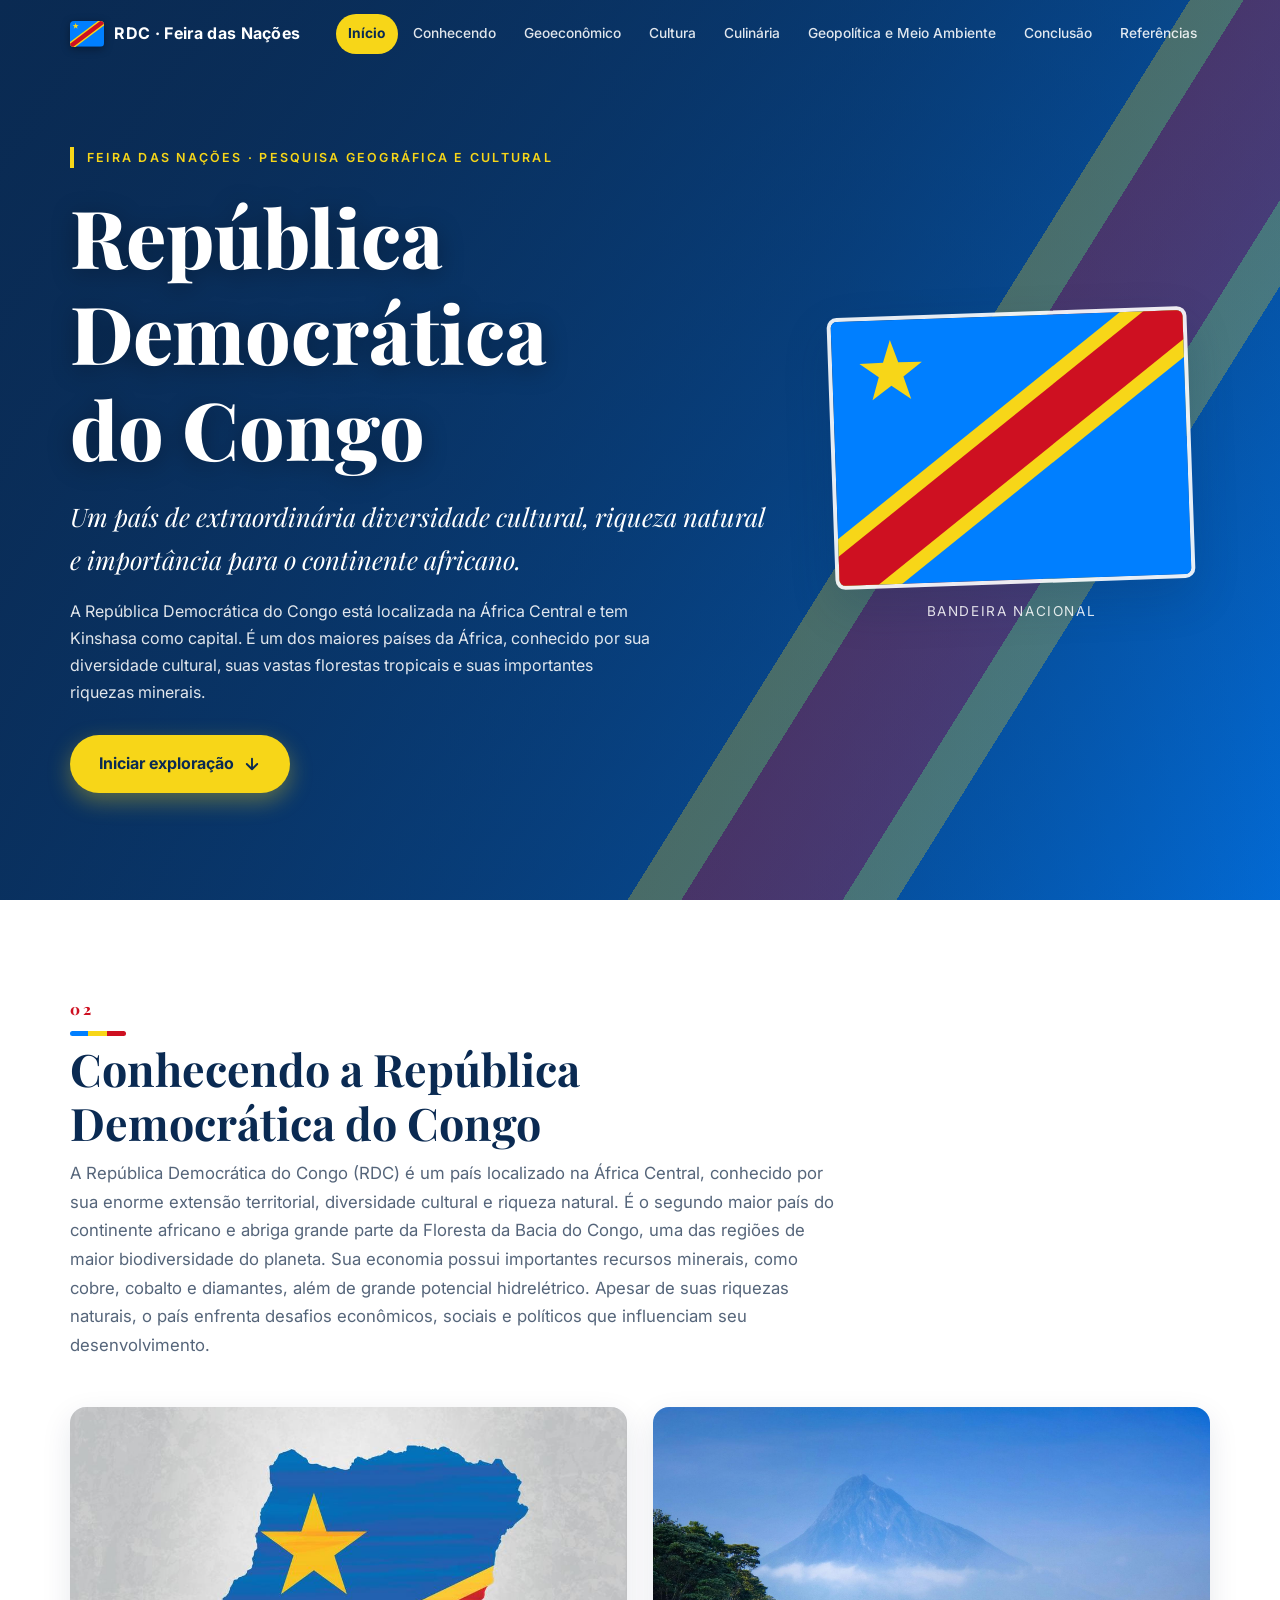
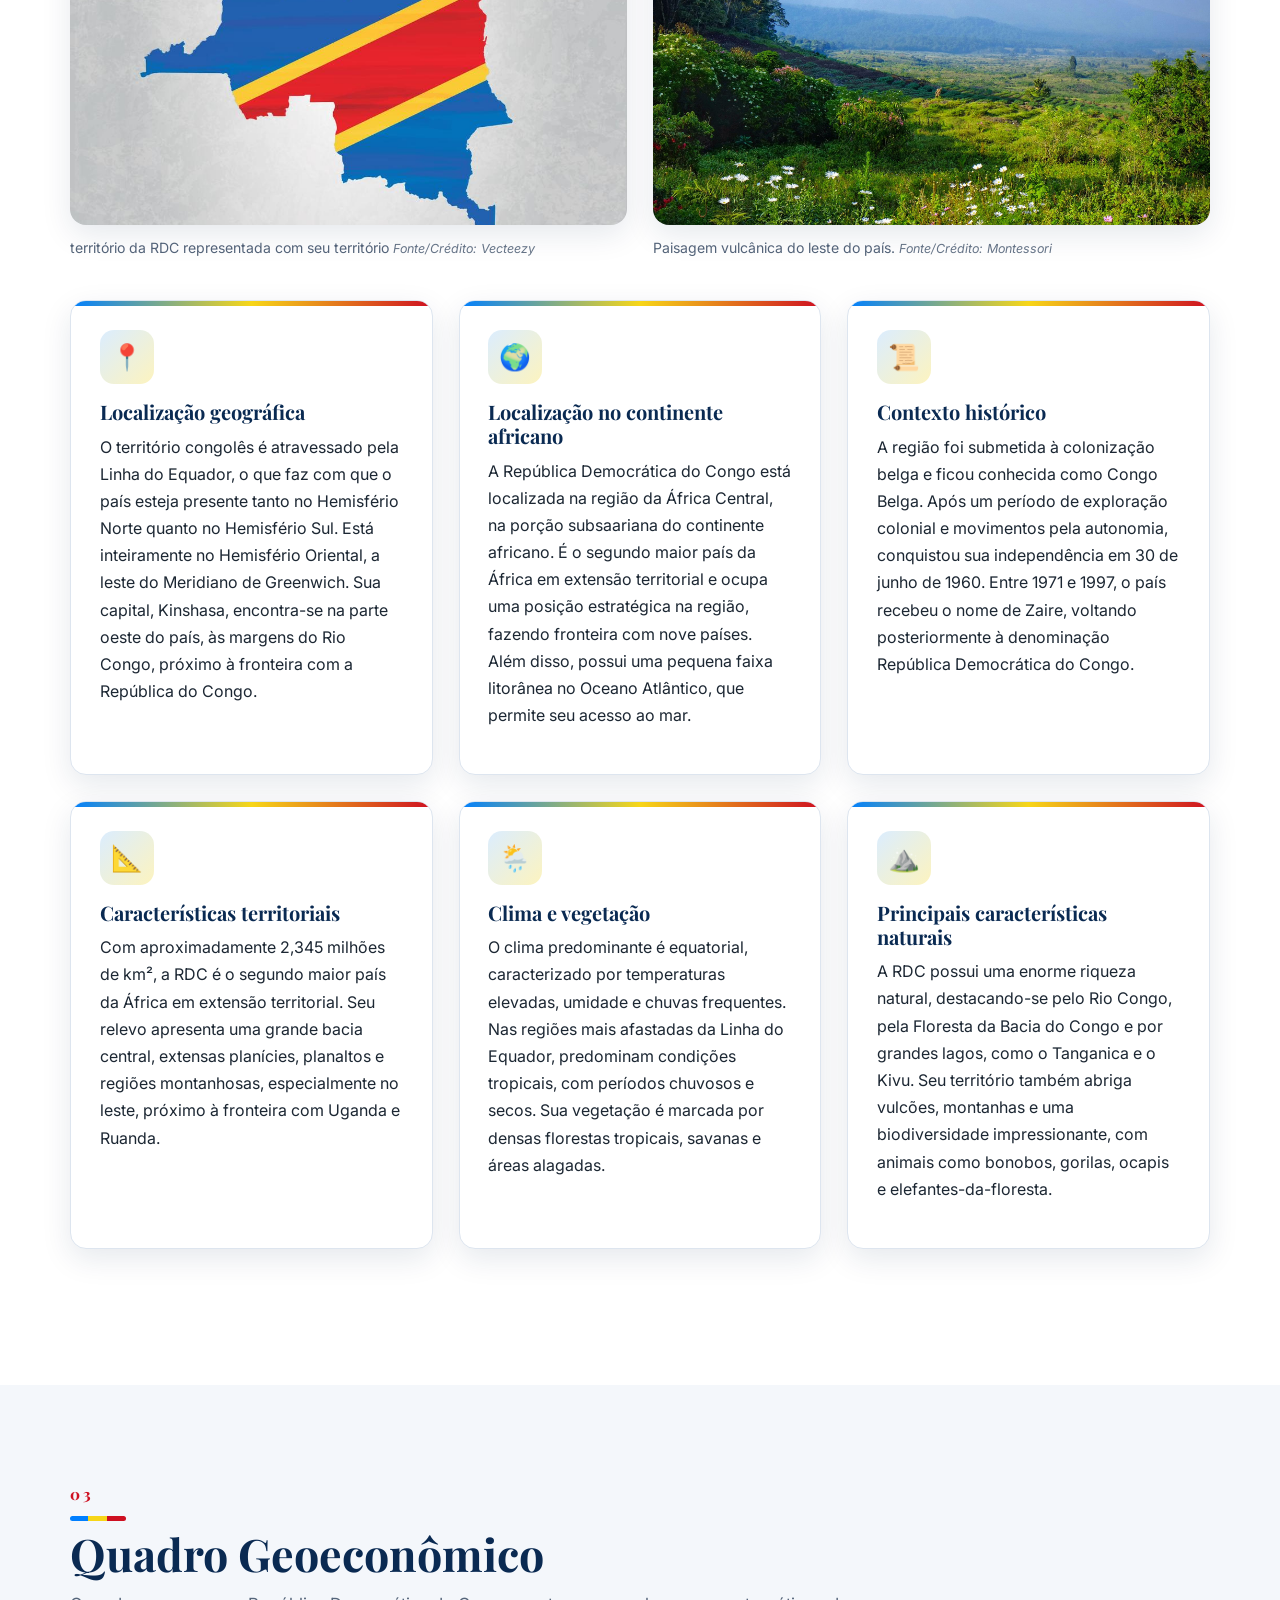
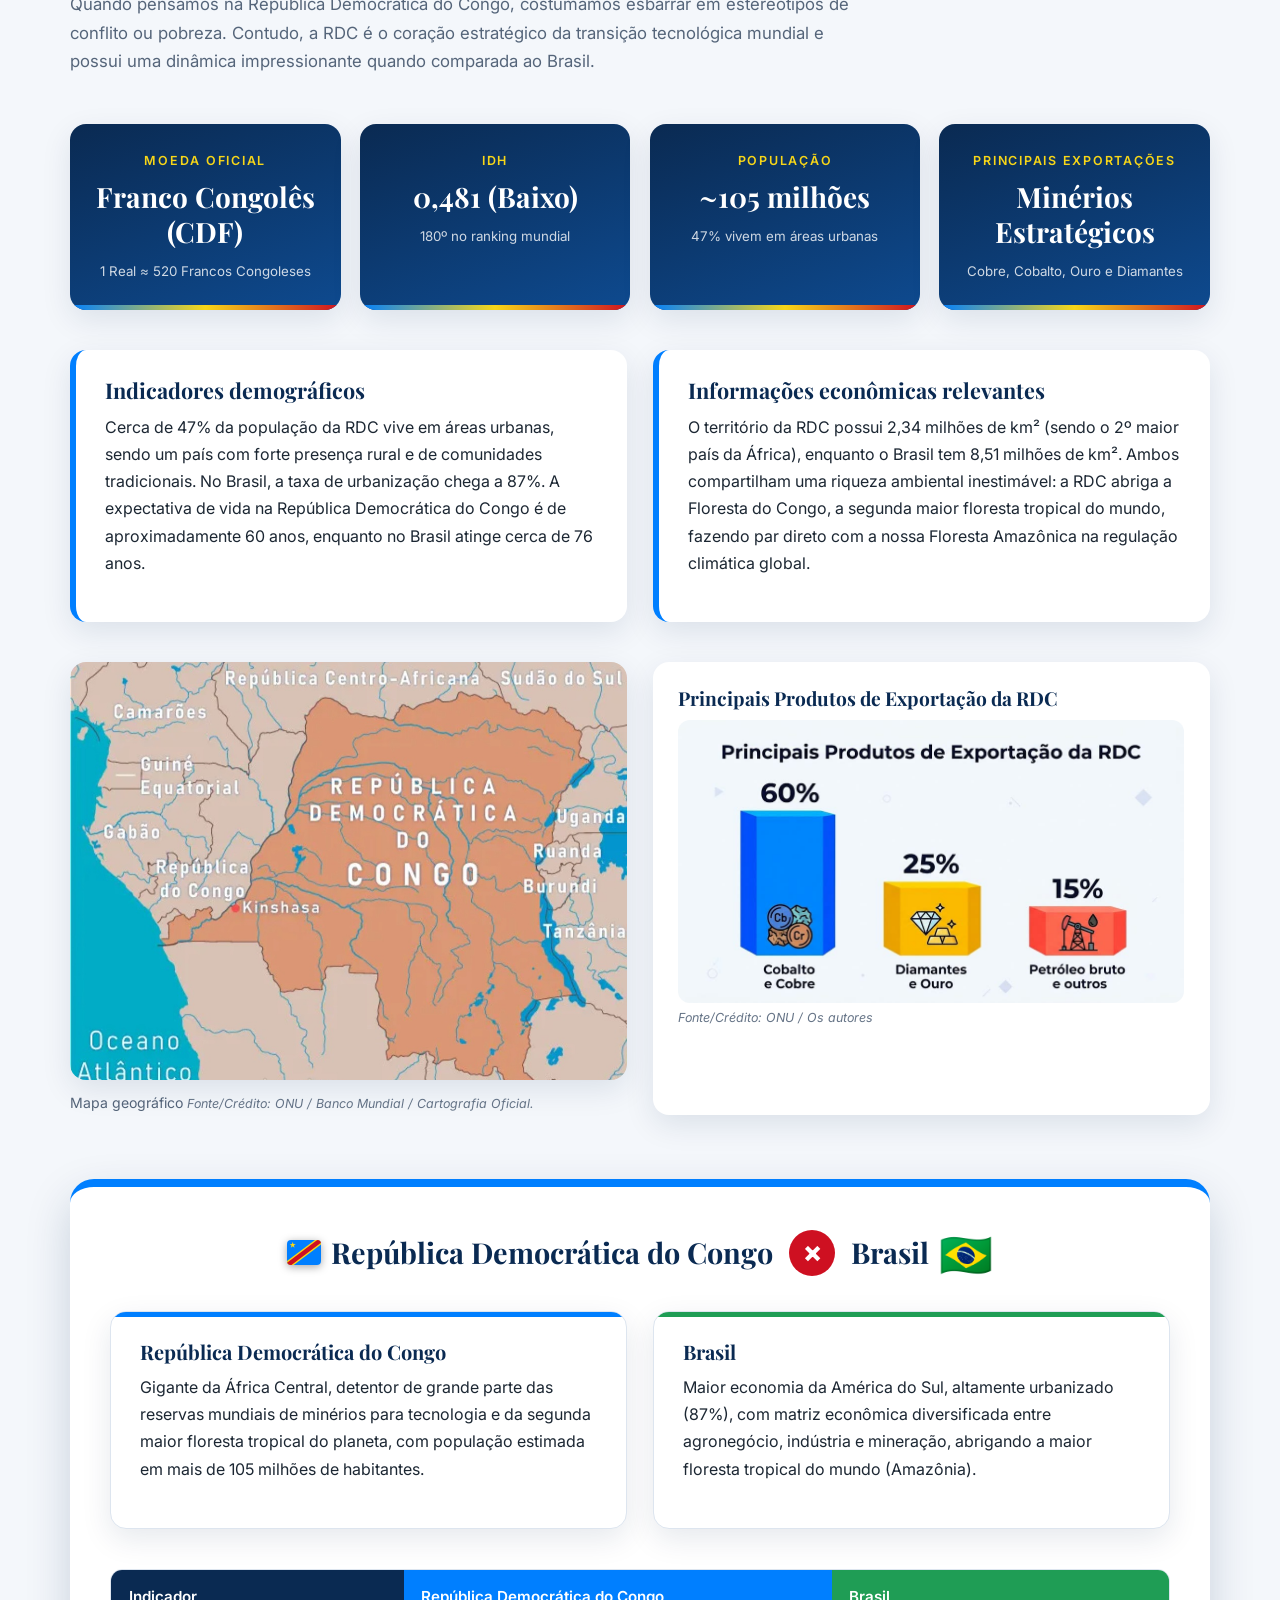
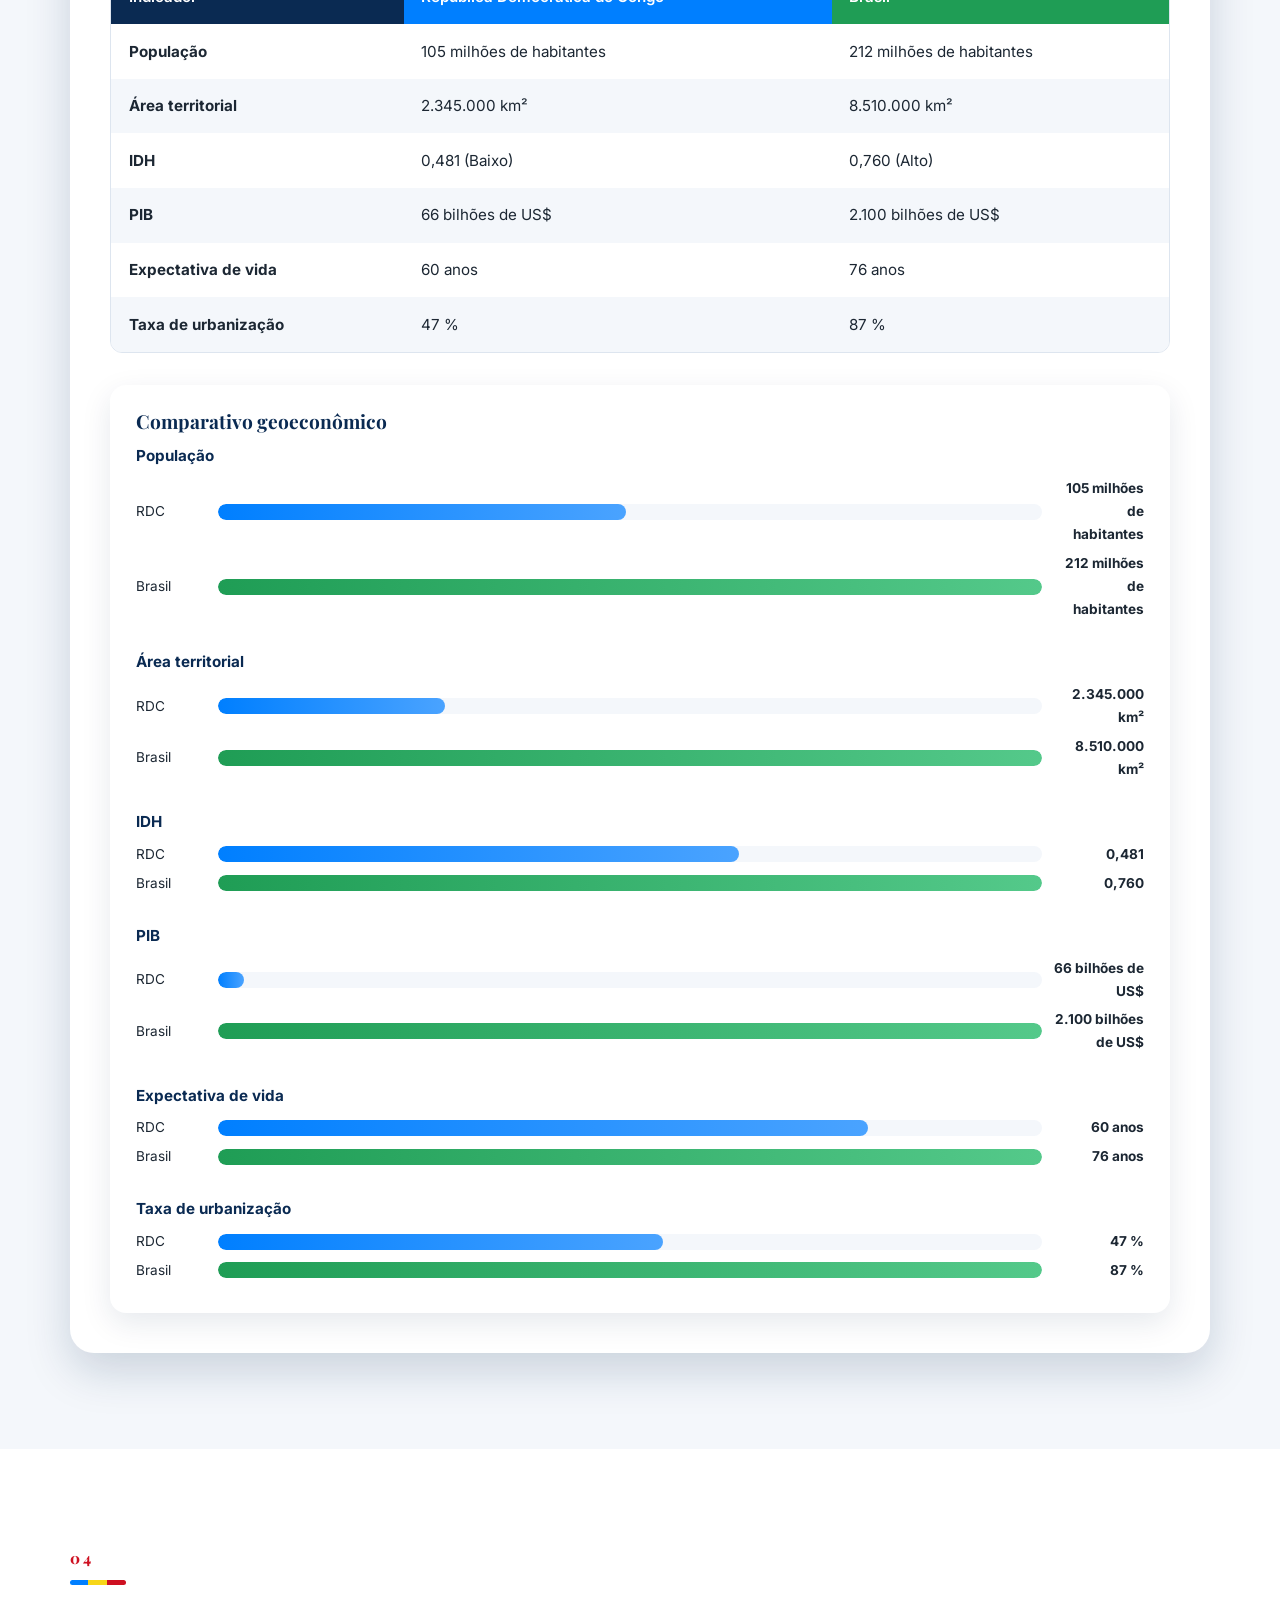
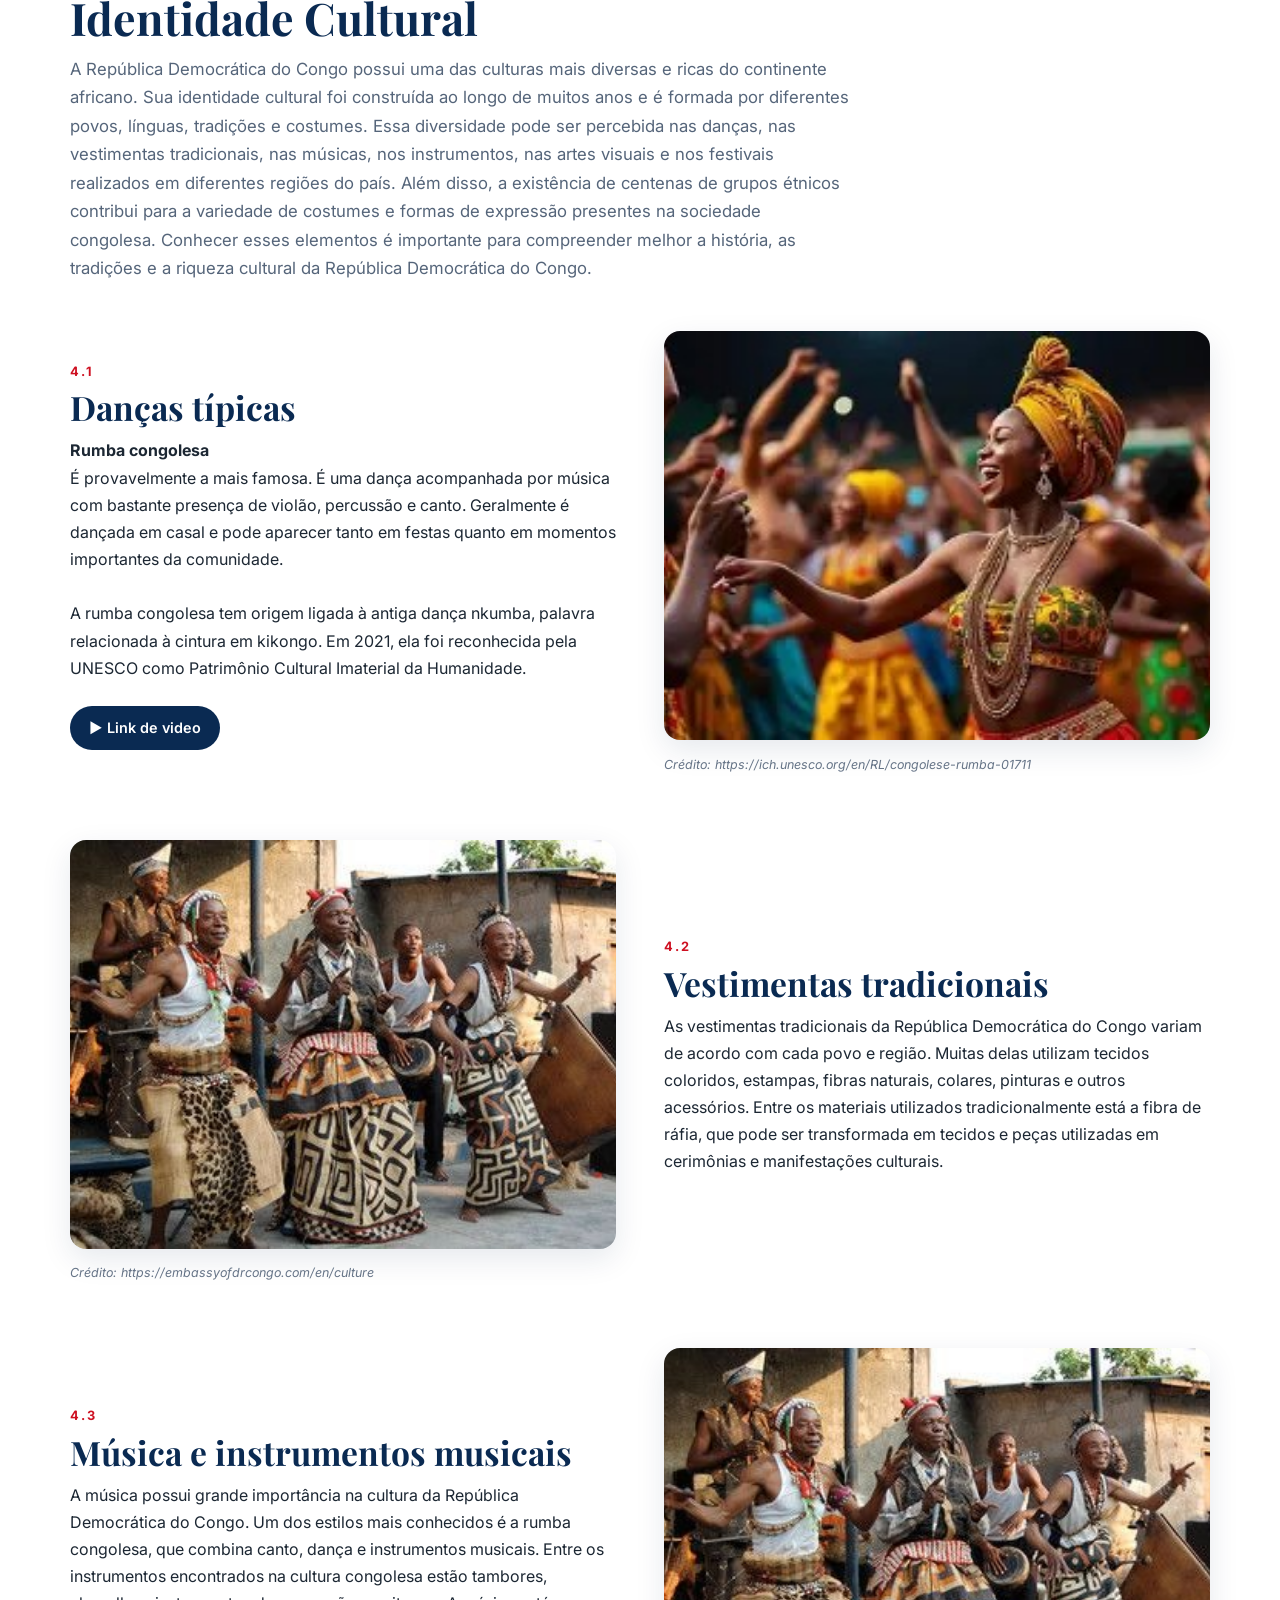
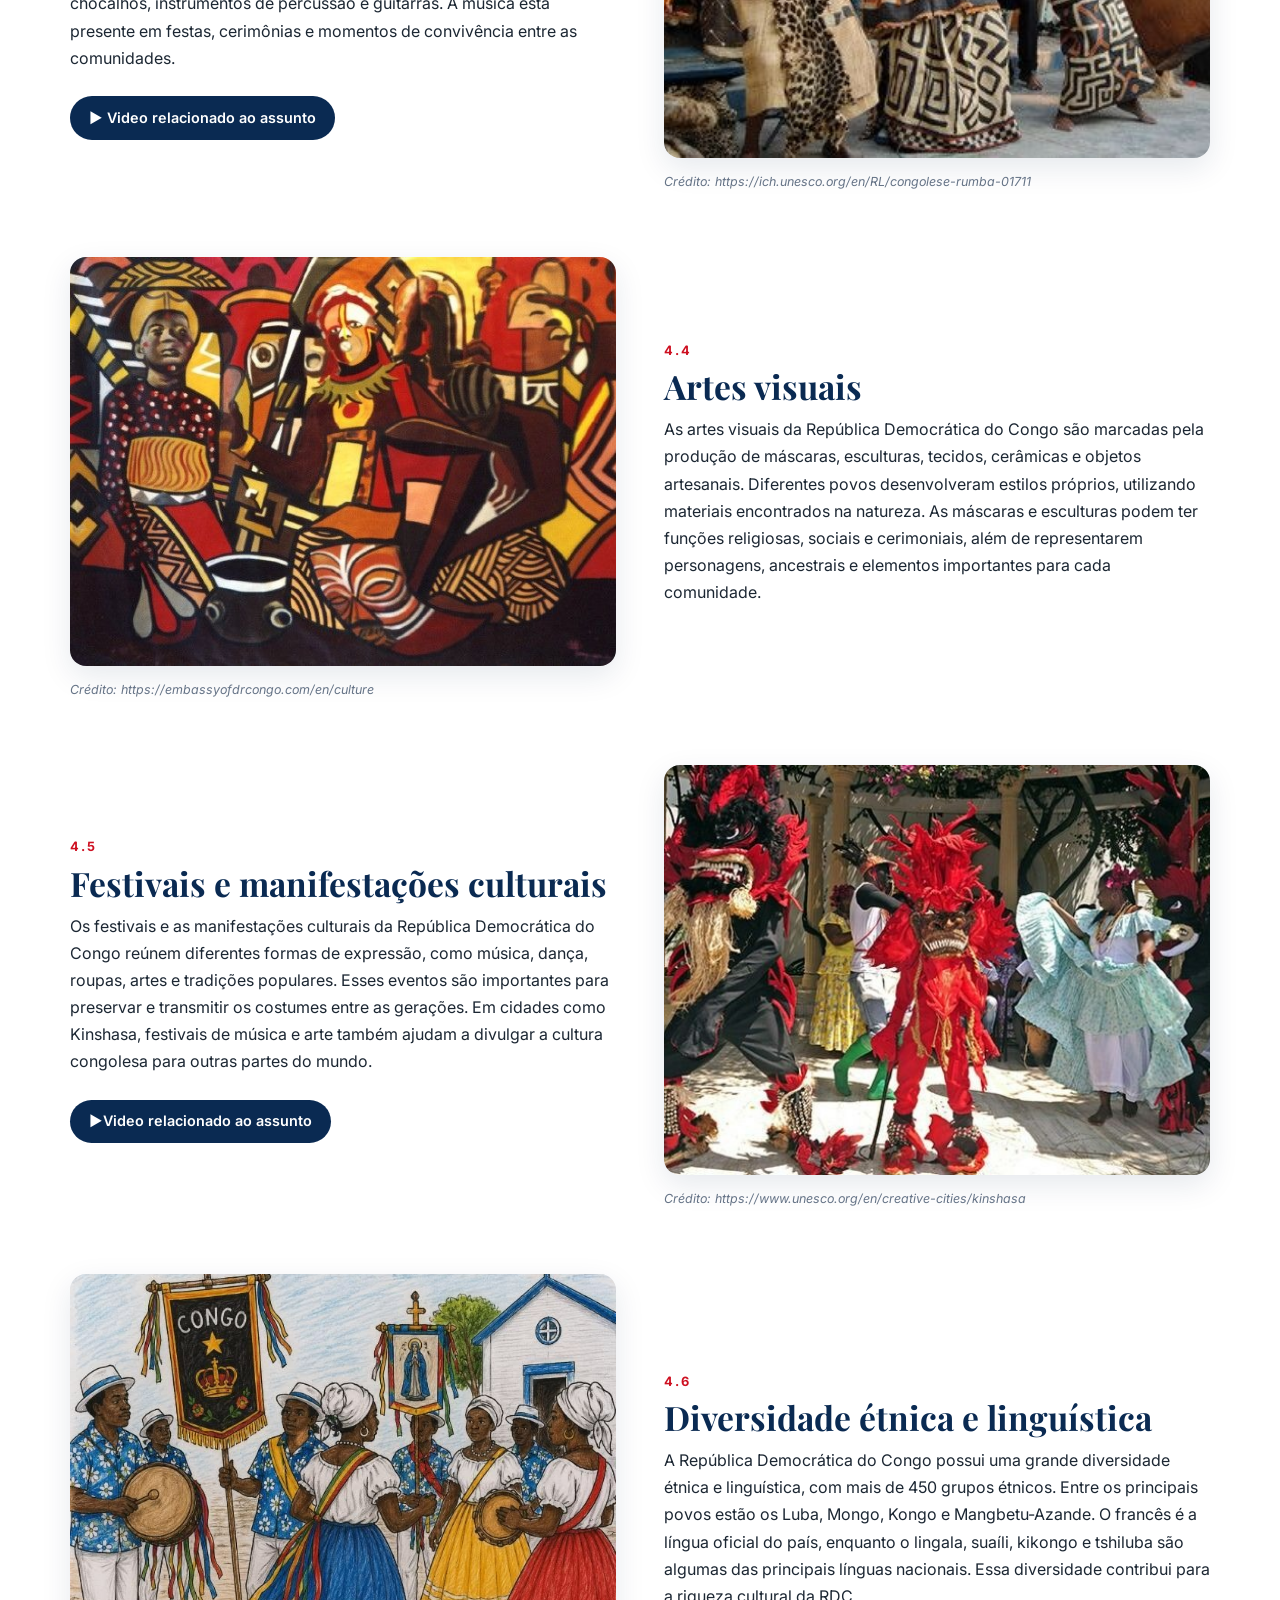
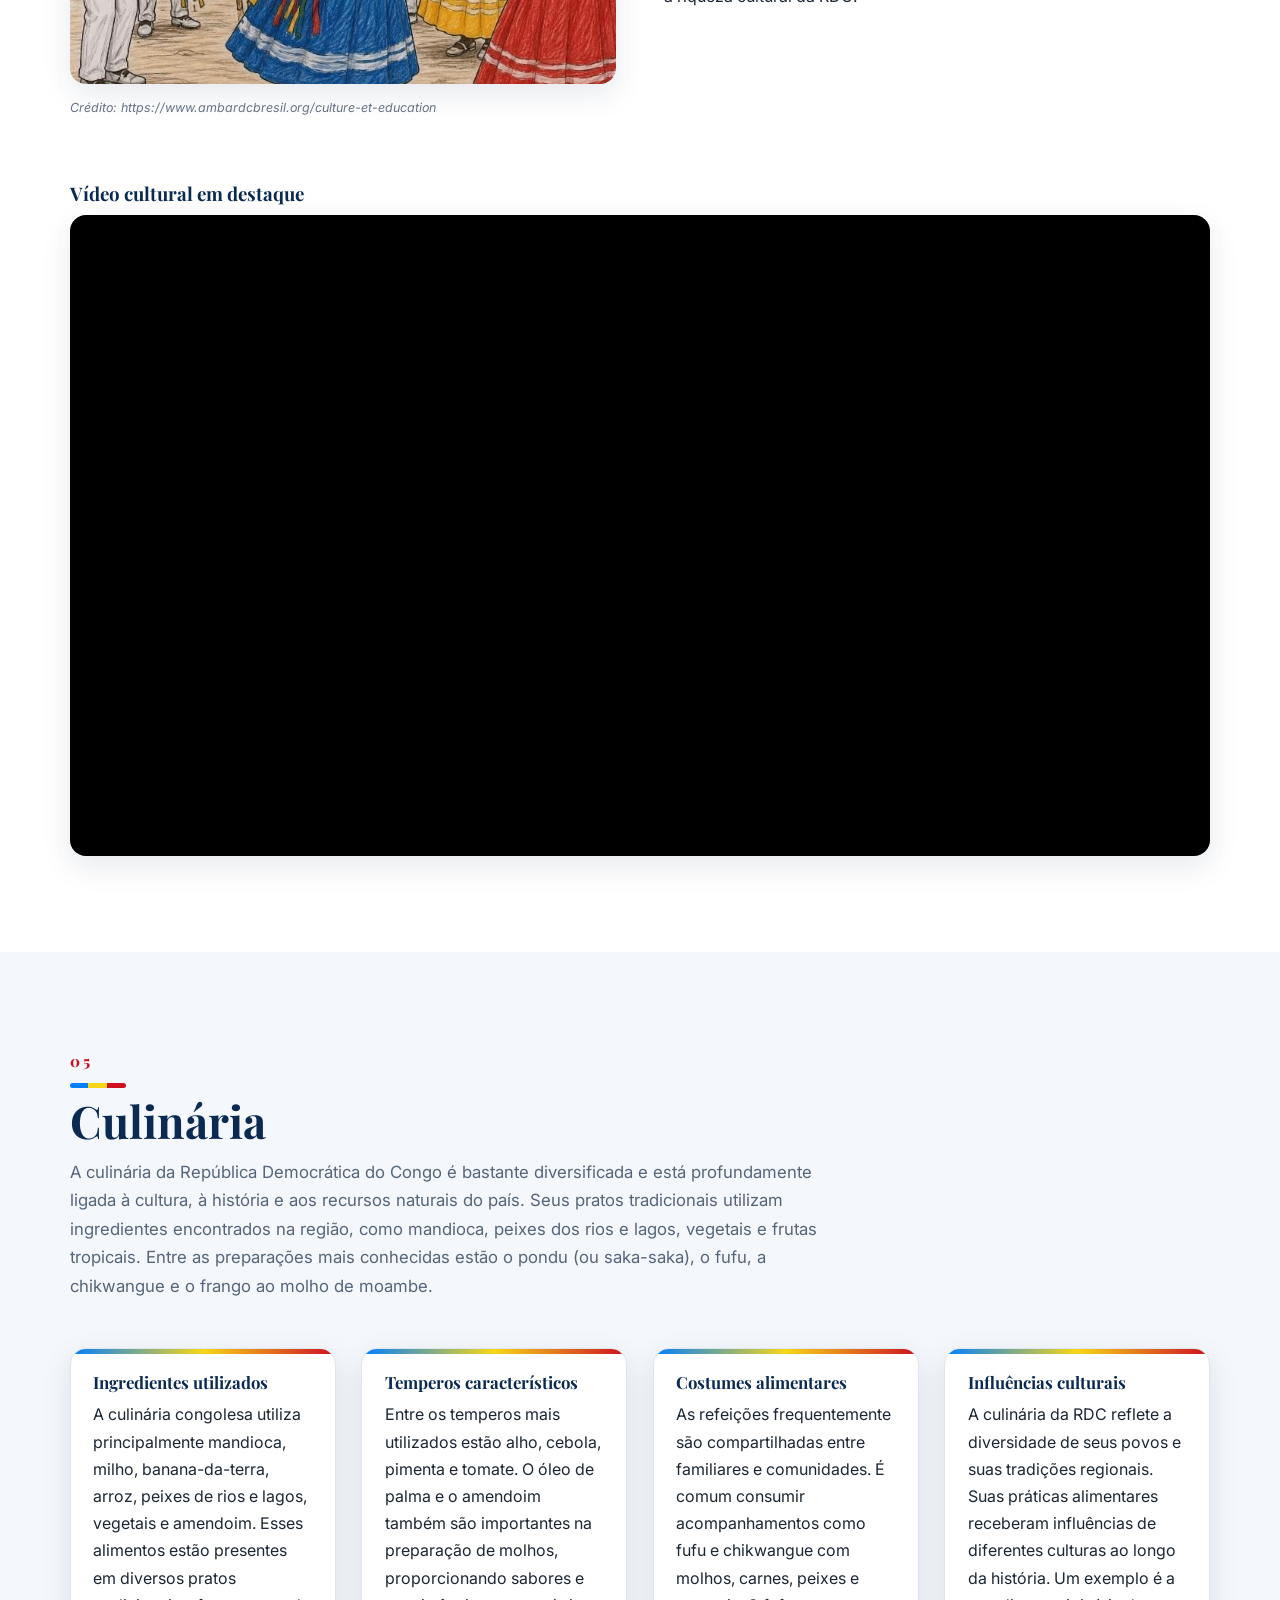
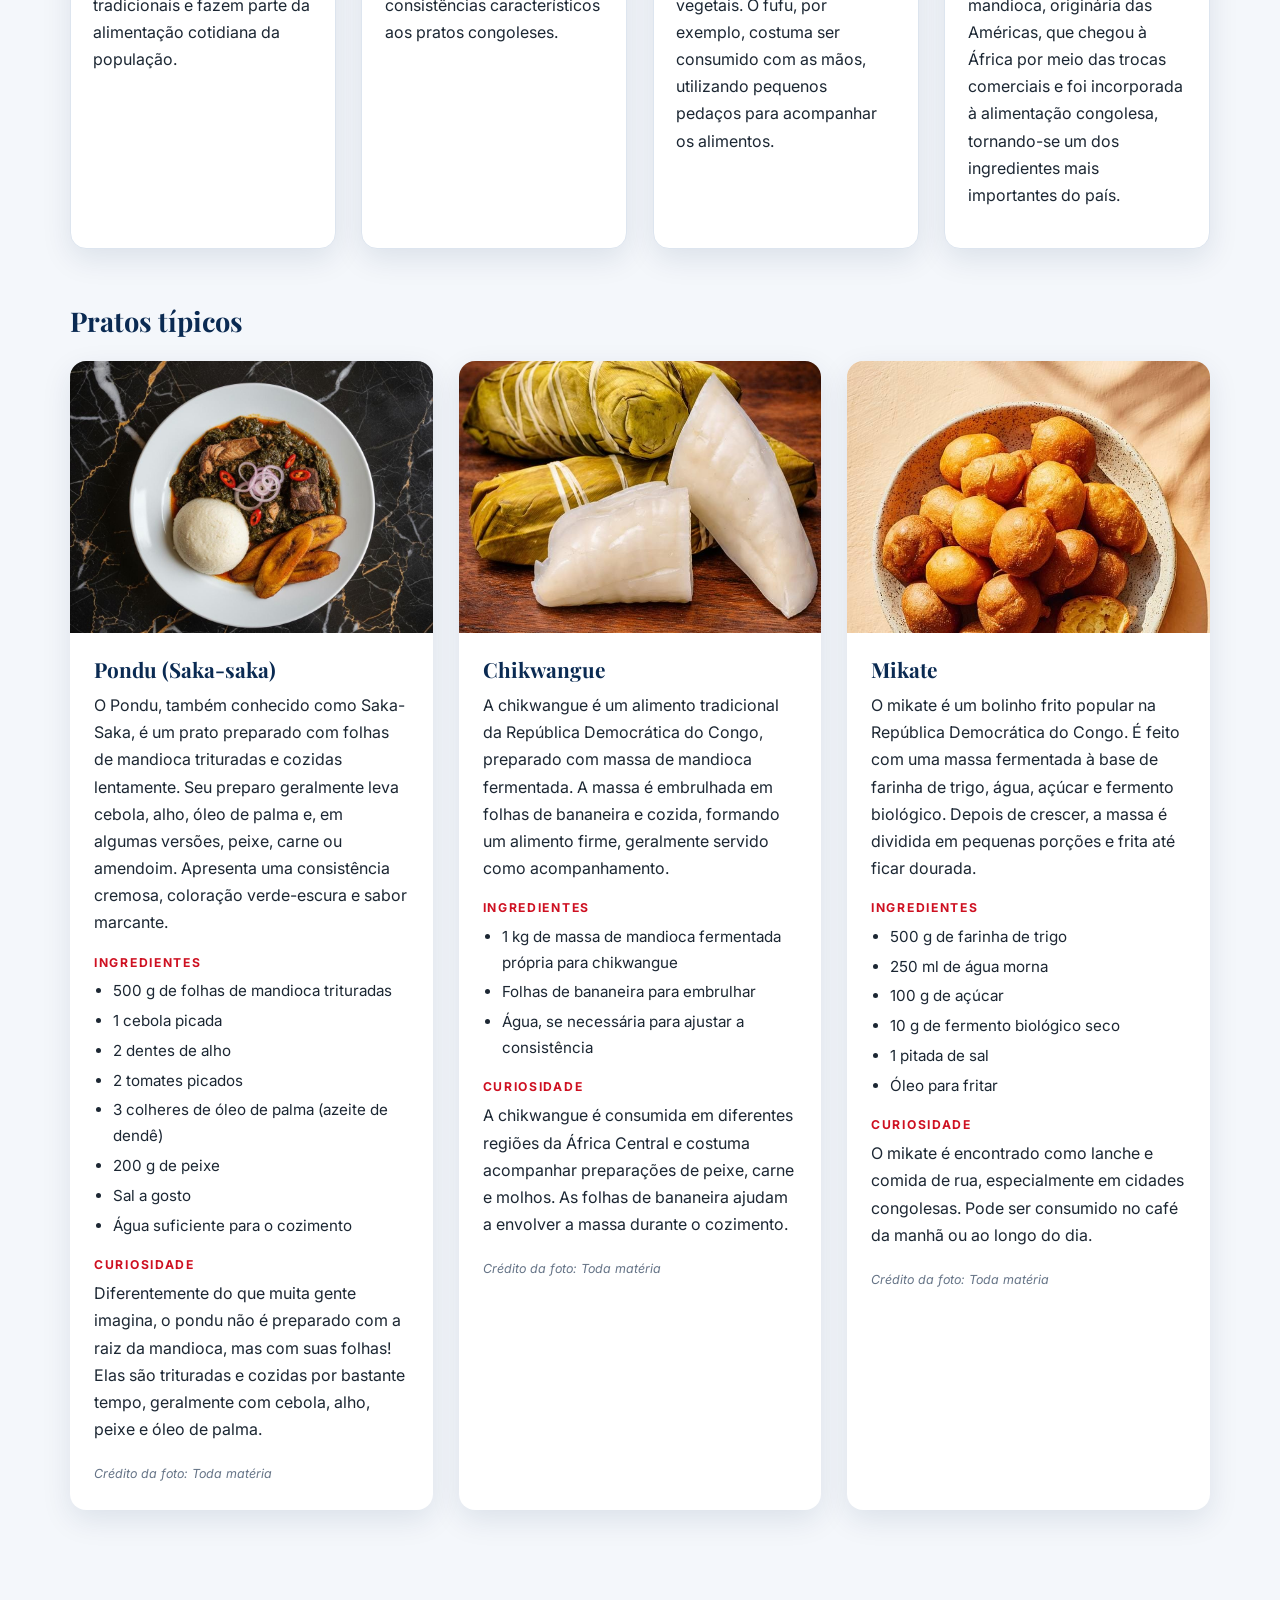
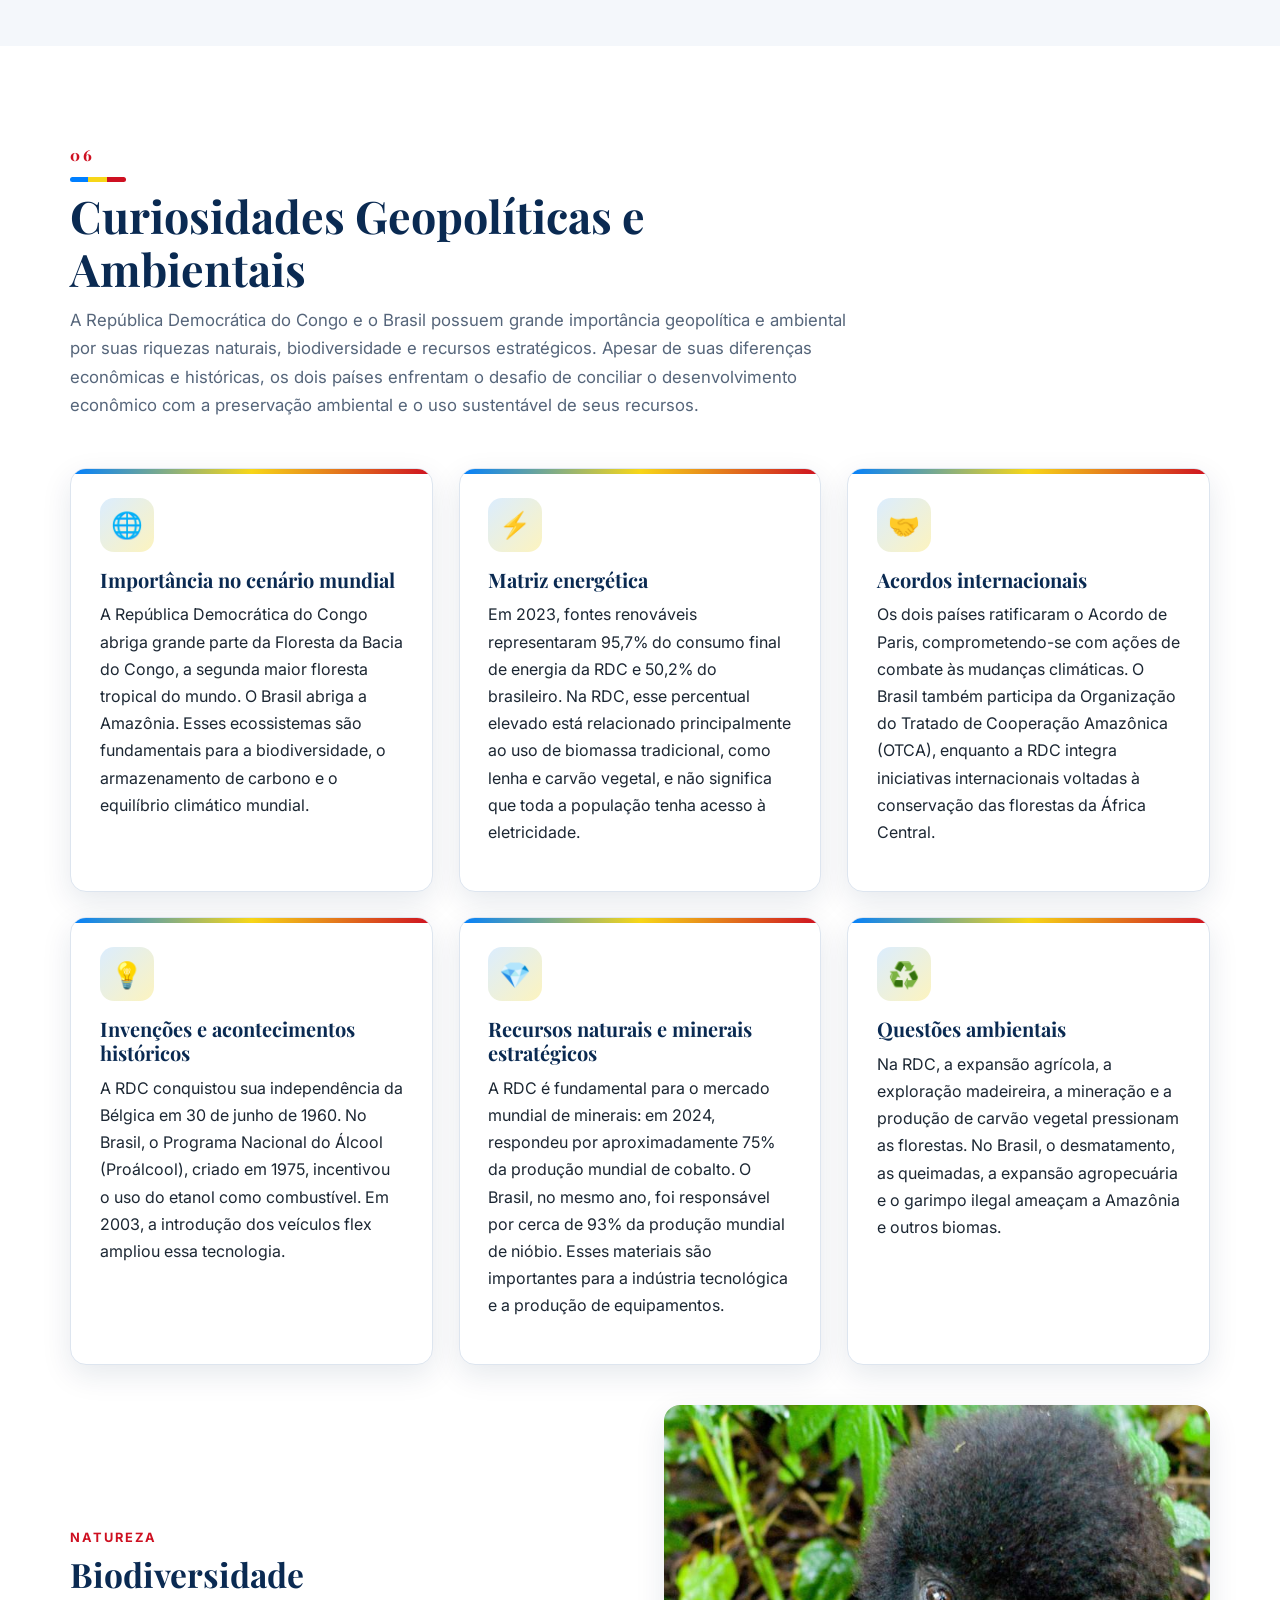
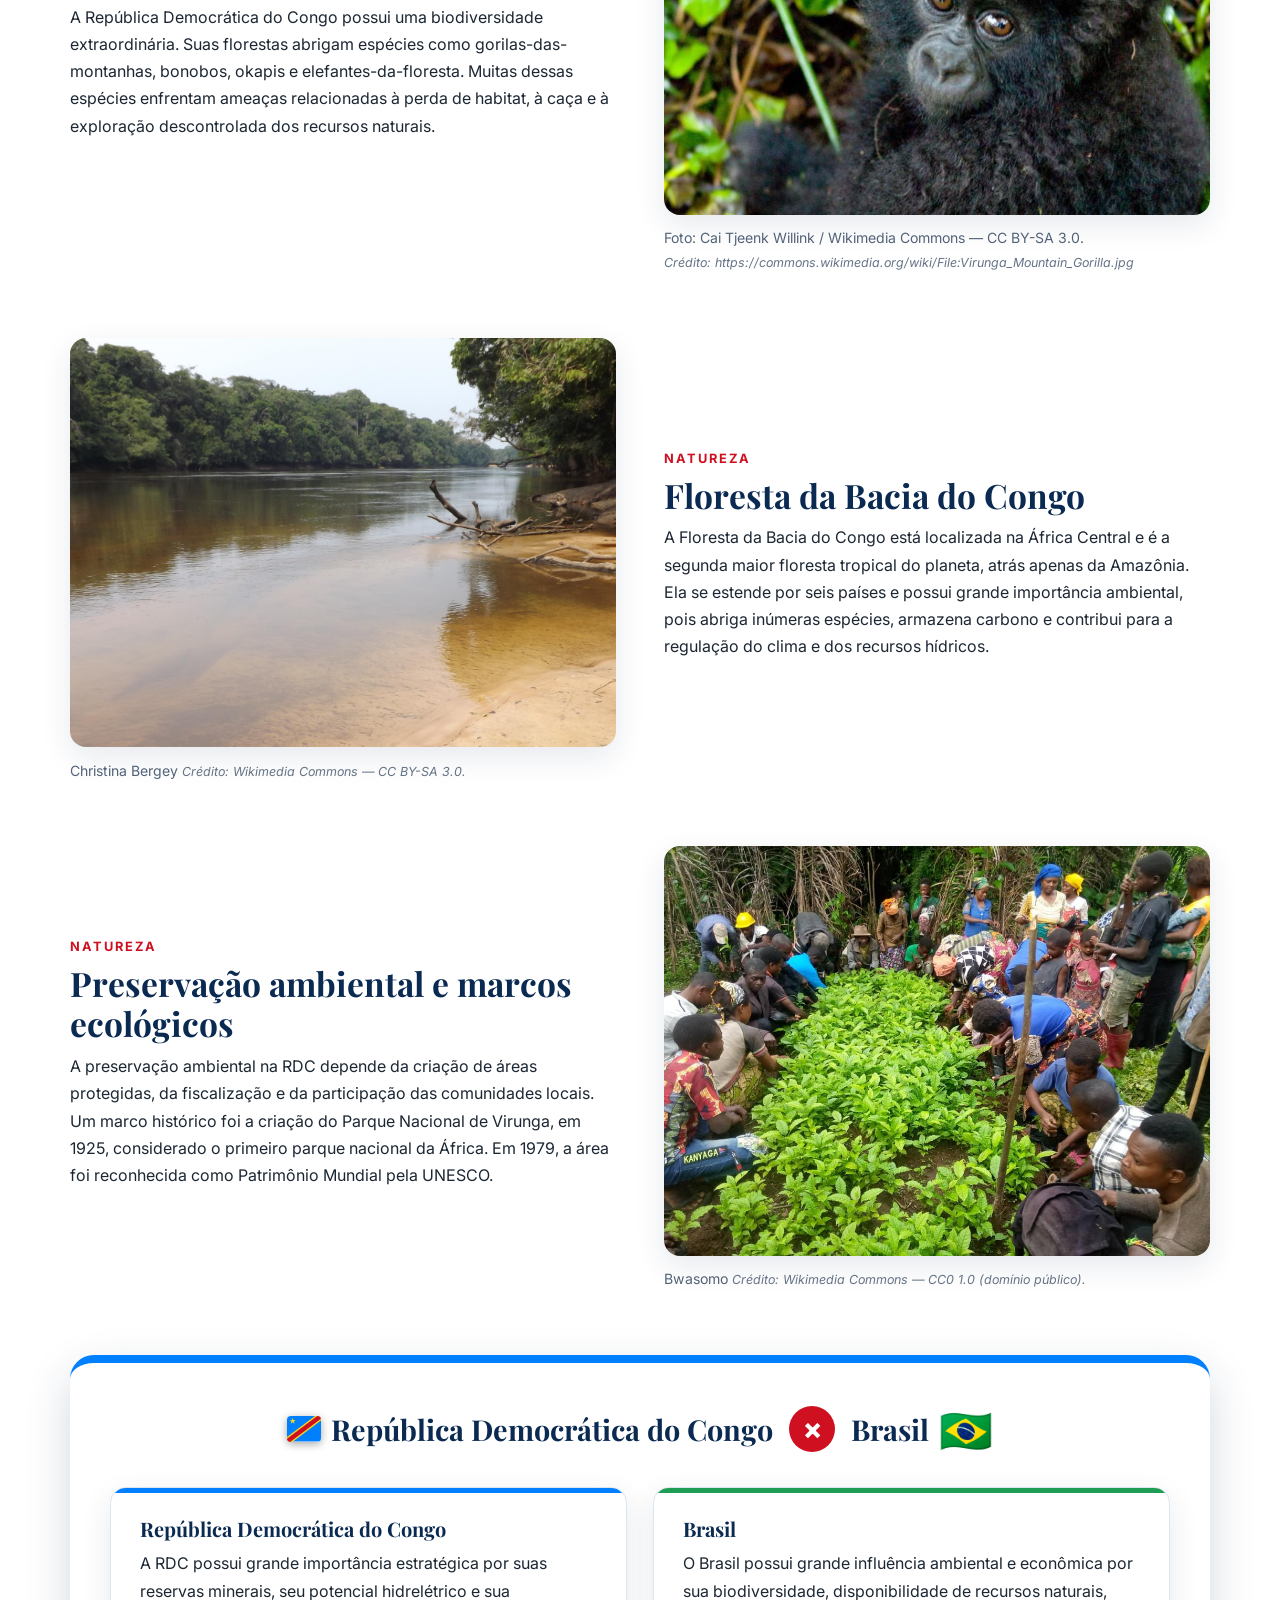
<file: index.html>
<!DOCTYPE html>
<html lang="pt-BR">
<head>
  <meta charset="UTF-8">
  <!-- Marca que o JavaScript está ativo (o CSS usa isso para garantir que o texto nunca fique invisível) -->
  <script>document.documentElement.classList.add('js');</script>
  <meta name="viewport" content="width=device-width, initial-scale=1.0">
  <title>República Democrática do Congo | Feira das Nações</title>
  <!-- [EDITAR] Descrição que aparece em buscadores / compartilhamentos -->
  <meta name="description" content="Portal de pesquisa sobre a República Democrática do Congo - Feira das Nações.">

  <!-- Fontes (precisam de internet; sem internet o navegador usa fontes padrão elegantes) -->
  <link rel="preconnect" href="https://fonts.googleapis.com">
  <link rel="preconnect" href="https://fonts.gstatic.com" crossorigin>
  <link href="https://fonts.googleapis.com/css2?family=Inter:wght@400;500;600;700&family=Playfair+Display:wght@600;700;800&display=swap" rel="stylesheet">

  <link rel="stylesheet" href="style.css">
</head>
<body>

  <!-- Barra de progresso de leitura -->
  <div class="progresso" id="progresso" aria-hidden="true"></div>

  <!-- ===================== MENU SUPERIOR ===================== -->
  <header class="topo" id="topo">
    <nav class="menu container" aria-label="Navegação principal">
      <a href="#inicio" class="marca">
        <!-- Mini bandeira (SVG) -->
        <svg class="mini-bandeira" viewBox="0 0 300 225" aria-hidden="true">
          <rect width="300" height="225" fill="#007FFF"/>
          <line x1="0" y1="225" x2="300" y2="0" stroke="#F7D618" stroke-width="64"/>
          <line x1="0" y1="225" x2="300" y2="0" stroke="#CE1021" stroke-width="40"/>
          <polygon fill="#F7D618" points="50,17 56.5,36.1 76.6,36.4 60.5,48.4 66.5,67.7 50,56 33.5,67.7 39.5,48.4 23.4,36.4 43.5,36.1"/>
        </svg>
        <span>RDC · Feira das Nações</span>
      </a>

      <button class="menu-botao" id="menuBotao" aria-expanded="false" aria-controls="menuLista" aria-label="Abrir menu">
        <span></span><span></span><span></span>
      </button>

      <ul class="menu-lista" id="menuLista">
        <li><a href="#inicio">Início</a></li>
        <li><a href="#conhecendo">Conhecendo</a></li>
        <li><a href="#geoeconomico">Geoeconômico</a></li>
        <li><a href="#cultura">Cultura</a></li>
        <li><a href="#culinaria">Culinária</a></li>
        <li><a href="#curiosidades">Geopolítica e Meio Ambiente</a></li>
        <li><a href="#conclusao">Conclusão</a></li>
        <li><a href="#referencias">Referências</a></li>
      </ul>
    </nav>
  </header>

  <main>

    <!-- ===================== SEÇÃO 1 — PÁGINA INICIAL ===================== -->
    <section class="hero" id="inicio">
      <!-- [INSERIR FOTOGRAFIA DE DESTAQUE]: a imagem de fundo é definida no style.css, na regra ".hero-fundo" (veja o comentário lá). -->
      <div class="hero-fundo" aria-hidden="true"></div>
      <div class="hero-veu" aria-hidden="true"></div>

      <div class="container hero-conteudo">
        <div class="hero-texto reveal">
          <p class="etiqueta">Feira das Nações · Pesquisa geográfica e cultural</p>
          <h1>República Democrática<br>do Congo</h1>

          <!-- [INSERIR FRASE DE APRESENTAÇÃO AQUI] -->
          <p class="hero-frase">Um país de extraordinária diversidade cultural, riqueza natural e importância para o continente africano.</p>

          <!-- [INSERIR TEXTO AQUI] pequena introdução sobre o país -->
          <p class="hero-intro">A República Democrática do Congo está localizada na África Central e tem Kinshasa como capital. É um dos maiores países da África, conhecido por sua diversidade cultural, suas vastas florestas tropicais e suas importantes riquezas minerais.</p>

          <a href="#conhecendo" class="botao">Iniciar exploração
            <svg viewBox="0 0 24 24" width="18" height="18" aria-hidden="true"><path d="M12 5v14M5 12l7 7 7-7" fill="none" stroke="currentColor" stroke-width="2.5" stroke-linecap="round" stroke-linejoin="round"/></svg>
          </a>
        </div>

        <div class="hero-bandeira reveal">
          <!-- Bandeira nacional da RDC (SVG) -->
          <svg viewBox="0 0 300 225" role="img" aria-label="Bandeira da República Democrática do Congo">
            <rect width="300" height="225" fill="#007FFF"/>
            <line x1="0" y1="225" x2="300" y2="0" stroke="#F7D618" stroke-width="64"/>
            <line x1="0" y1="225" x2="300" y2="0" stroke="#CE1021" stroke-width="40"/>
            <polygon fill="#F7D618" points="50,17 56.5,36.1 76.6,36.4 60.5,48.4 66.5,67.7 50,56 33.5,67.7 39.5,48.4 23.4,36.4 43.5,36.1"/>
          </svg>
          <span>Bandeira nacional</span>
        </div>
      </div>
    </section>

    <!-- ===================== SEÇÃO 2 — CONHECENDO A RDC ===================== -->
    <section class="secao" id="conhecendo">
      <div class="container">
        <header class="secao-titulo reveal">
          <span class="numero">02</span>
          <h2>Conhecendo a República Democrática do Congo</h2>
          <!-- [INSERIR TEXTO AQUI] texto de contextualização do país -->
          <p>A República Democrática do Congo (RDC) é um país localizado na África Central, conhecido por sua enorme extensão territorial, diversidade cultural e riqueza natural. É o segundo maior país do continente africano e abriga grande parte da Floresta da Bacia do Congo, uma das regiões de maior biodiversidade do planeta. Sua economia possui importantes recursos minerais, como cobre, cobalto e diamantes, além de grande potencial hidrelétrico. Apesar de suas riquezas naturais, o país enfrenta desafios econômicos, sociais e políticos que influenciam seu desenvolvimento.</p>
        </header>

        <div class="grade-2">
          <!-- MAPA -->
          <figure class="foto reveal">
            <div class="foto-box proporcao-4-3">
              <!-- [INSERIR MAPA AQUI]: coloque o arquivo na pasta images e escreva o caminho em src. Ex.: src="images/mapa-politico.jpg" -->
              <img src="images/RPC.jpg" alt="Mapa da República Democrática do Congo">
              <div class="placeholder"><span class="ph-icone">🗺️</span><strong>[INSERIR MAPA AQUI]</strong><small>Mapa político ou físico · images/mapa.jpg</small></div>
            </div>
            <figcaption> território da RDC representada com seu território <span class="credito">Fonte/Crédito: Vecteezy </span></figcaption>
          </figure>

          <!-- FOTO DA PAISAGEM -->
          <figure class="foto reveal">
            <div class="foto-box proporcao-4-3">
              <!-- [INSERIR FOTOGRAFIA AQUI]: paisagem representativa. Ex.: src="images/paisagem.jpg" -->
              <img src="images/vulcao.jpg" alt="Paisagem vulcânica do leste da RDC">
              <div class="placeholder"><span class="ph-icone">🏞️</span><strong>[INSERIR FOTOGRAFIA AQUI]</strong><small>Paisagem representativa · images/paisagem.jpg</small></div>
            </div>
            <figcaption> Paisagem vulcânica do leste do país. <span class="credito">Fonte/Crédito: Montessori </span></figcaption>
          </figure>
        </div>

        <!-- Cartões temáticos. Para criar mais, copie um bloco <article class="cartao"> inteiro. -->
        <div class="grade-3">
          <article class="cartao reveal">
            <div class="cartao-icone">📍</div>
            <h3>Localização geográfica</h3>
            <!-- [INSERIR TEXTO AQUI] -->
            <p>O território congolês é atravessado pela Linha do Equador, o que faz com que o país esteja presente tanto no Hemisfério Norte quanto no Hemisfério Sul. Está inteiramente no Hemisfério Oriental, a leste do Meridiano de Greenwich. Sua capital, Kinshasa, encontra-se na parte oeste do país, às margens do Rio Congo, próximo à fronteira com a República do Congo.</p>
          </article>
          <article class="cartao reveal">
            <div class="cartao-icone">🌍</div>
            <h3>Localização no continente africano</h3>
            <!-- [INSERIR TEXTO AQUI] -->
            <p>A República Democrática do Congo está localizada na região da África Central, na porção subsaariana do continente africano. É o segundo maior país da África em extensão territorial e ocupa uma posição estratégica na região, fazendo fronteira com nove países. Além disso, possui uma pequena faixa litorânea no Oceano Atlântico, que permite seu acesso ao mar.</p>
          </article>
          <article class="cartao reveal">
            <div class="cartao-icone">📜</div>
            <h3>Contexto histórico</h3>
            <!-- [INSERIR TEXTO AQUI] -->
            <p>A região foi submetida à colonização belga e ficou conhecida como Congo Belga. Após um período de exploração colonial e movimentos pela autonomia, conquistou sua independência em 30 de junho de 1960. Entre 1971 e 1997, o país recebeu o nome de Zaire, voltando posteriormente à denominação República Democrática do Congo.</p>
          </article>
          <article class="cartao reveal">
            <div class="cartao-icone">📐</div>
            <h3>Características territoriais</h3>
            <!-- [INSERIR TEXTO AQUI] -->
            <p>Com aproximadamente 2,345 milhões de km², a RDC é o segundo maior país da África em extensão territorial. Seu relevo apresenta uma grande bacia central, extensas planícies, planaltos e regiões montanhosas, especialmente no leste, próximo à fronteira com Uganda e Ruanda.</p>
          </article>
          <article class="cartao reveal">
            <div class="cartao-icone">🌦️</div>
            <h3>Clima e vegetação</h3>
            <!-- [INSERIR TEXTO AQUI] -->
            <p>O clima predominante é equatorial, caracterizado por temperaturas elevadas, umidade e chuvas frequentes. Nas regiões mais afastadas da Linha do Equador, predominam condições tropicais, com períodos chuvosos e secos. Sua vegetação é marcada por densas florestas tropicais, savanas e áreas alagadas.</p>
          </article>
          <article class="cartao reveal">
            <div class="cartao-icone">⛰️</div>
            <h3>Principais características naturais</h3>
            <!-- [INSERIR TEXTO AQUI] -->
            <p>A RDC possui uma enorme riqueza natural, destacando-se pelo Rio Congo, pela Floresta da Bacia do Congo e por grandes lagos, como o Tanganica e o Kivu. Seu território também abriga vulcões, montanhas e uma biodiversidade impressionante, com animais como bonobos, gorilas, ocapis e elefantes-da-floresta.</p>
          </article>
        </div>
      </div>
    </section>

    <!-- ===================== SEÇÃO 3 — QUADRO GEOECONÔMICO ===================== -->
    <section class="secao secao-clara" id="geoeconomico">
      <div class="container">
        <header class="secao-titulo reveal">
          <span class="numero">03</span>
          <h2>Quadro Geoeconômico</h2>
          <!-- [INSERIR TEXTO AQUI] introdução do quadro geoeconômico -->
          <p>Quando pensamos na República Democrática do Congo, costumamos esbarrar em estereótipos de conflito ou pobreza. Contudo, a RDC é o coração estratégico da transição tecnológica mundial e possui uma dinâmica impressionante quando comparada ao Brasil.</p>
        </header>

        <!-- Indicadores em destaque: troque o "—" pelo valor e o texto pequeno pela descrição -->
        <div class="indicadores">
          <div class="indicador reveal"><span class="indicador-rotulo">Moeda oficial</span><strong class="indicador-valor">Franco Congolês (CDF)</strong><small> 1 Real ≈ 520 Francos Congoleses</small></div>
          <div class="indicador reveal"><span class="indicador-rotulo">IDH</span><strong class="indicador-valor">0,481 (Baixo)</strong><small>180º no ranking mundial</small></div>
          <div class="indicador reveal"><span class="indicador-rotulo">População</span><strong class="indicador-valor">~105 milhões</strong><small> 47% vivem em áreas urbanas </small></div>
          <div class="indicador reveal"><span class="indicador-rotulo">Principais exportações</span><strong class="indicador-valor">Minérios Estratégicos</strong><small>Cobre, Cobalto, Ouro e Diamantes</small></div>
        </div>

        <div class="grade-2">
          <article class="bloco-texto reveal">
            <h3>Indicadores demográficos</h3>
            <!-- [INSERIR TEXTO AQUI] -->
            <p>Cerca de 47% da população da RDC vive em áreas urbanas, sendo um país com forte presença rural e de comunidades tradicionais. No Brasil, a taxa de urbanização chega a 87%. A expectativa de vida na República Democrática do Congo é de aproximadamente 60 anos, enquanto no Brasil atinge cerca de 76 anos.</p>
          </article>
          <article class="bloco-texto reveal">
            <h3>Informações econômicas relevantes</h3>
            <!-- [INSERIR TEXTO AQUI] -->
            <p>O território da RDC possui 2,34 milhões de km² (sendo o 2º maior país da África), enquanto o Brasil tem 8,51 milhões de km². Ambos compartilham uma riqueza ambiental inestimável: a RDC abriga a Floresta do Congo, a segunda maior floresta tropical do mundo, fazendo par direto com a nossa Floresta Amazônica na regulação climática global.</p>
          </article>
        </div>

        <div class="grade-2">
          <figure class="foto reveal">
            <div class="foto-box proporcao-4-3">
              <!-- MAPA: arquivo images/mapacongo.jpg -->
              <img src="images/mapacongo.jpg" alt="Mapa físico da República Democrática do Congo">
            </div>
            <figcaption>Mapa geográfico <span class="credito">Fonte/Crédito:  ONU / Banco Mundial / Cartografia Oficial.</span></figcaption>
          </figure>

         <div class="grafico-box reveal">
  <h3>Principais Produtos de Exportação da RDC</h3>
  <img src="images/fotodomapa.jpg" alt="gráfico relacionado ao tema" style="width:100%;height:auto;border-radius:12px;">
  <p class="credito">Fonte/Crédito:  ONU / Os autores</p>
</div>
</div>
        <!-- ======= REPÚBLICA DEMOCRÁTICA DO CONGO × BRASIL (geoeconômico) ======= -->
        <div class="versus reveal">
          <h3 class="versus-titulo">
            <span class="versus-pais"><svg viewBox="0 0 300 225" class="mini-bandeira" aria-hidden="true"><rect width="300" height="225" fill="#007FFF"/><line x1="0" y1="225" x2="300" y2="0" stroke="#F7D618" stroke-width="64"/><line x1="0" y1="225" x2="300" y2="0" stroke="#CE1021" stroke-width="40"/><polygon fill="#F7D618" points="50,17 56.5,36.1 76.6,36.4 60.5,48.4 66.5,67.7 50,56 33.5,67.7 39.5,48.4 23.4,36.4 43.5,36.1"/></svg>República Democrática do Congo</span>
            <span class="versus-x">×</span>
            <span class="versus-pais">Brasil <span class="emoji-bandeira">🇧🇷</span></span>
          </h3>

          <!-- Cartões comparativos -->
          <div class="grade-2">
            <article class="cartao cartao-rdc">
              <h4>República Democrática do Congo</h4>
              <!-- [INSERIR TEXTO AQUI] -->
              <p>Gigante da África Central, detentor de grande parte das reservas mundiais de minérios para tecnologia e da segunda maior floresta tropical do planeta, com população estimada em mais de 105 milhões de habitantes.</p>
            </article>
            <article class="cartao cartao-br">
              <h4>Brasil</h4>
              <!-- [INSERIR TEXTO AQUI] -->
              <p>Maior economia da América do Sul, altamente urbanizado (87%), com matriz econômica diversificada entre agronegócio, indústria e mineração, abrigando a maior floresta tropical do mundo (Amazônia).</p>
            </article>
          </div>

          <!-- Tabela e gráfico gerados pelo script.js a partir dos dados em COMPARATIVOS.geo -->
          <div class="comparativo" data-comparativo="geo"></div>
        </div>
      </div>
    </section>

    <!-- ===================== SEÇÃO 4 — IDENTIDADE CULTURAL ===================== -->
    <section class="secao" id="cultura">
      <div class="container">
        <header class="secao-titulo reveal">
          <span class="numero">04</span>
          <h2>Identidade Cultural</h2>
          <!-- [INSERIR TEXTO AQUI] introdução à cultura -->
          <p>A República Democrática do Congo possui uma das culturas mais diversas e ricas do continente africano. Sua identidade cultural foi construída ao longo de muitos anos e é formada por diferentes povos, línguas, tradições e costumes. Essa diversidade pode ser percebida nas danças, nas vestimentas tradicionais, nas músicas, nos instrumentos, nas artes visuais e nos festivais realizados em diferentes regiões do país. Além disso, a existência de centenas de grupos étnicos contribui para a variedade de costumes e formas de expressão presentes na sociedade congolesa. Conhecer esses elementos é importante para compreender melhor a história, as tradições e a riqueza cultural da República Democrática do Congo.</p>
        </header>

        <!--
          Cada tema cultural abaixo tem: título, texto e fotografia.
          Os temas se alternam (foto à esquerda/direita) automaticamente.
          Para VÍDEO: substitua o conteúdo de <div class="video-box"> por um <iframe> copiado do YouTube
          (Compartilhar > Incorporar) ou use o link <a> logo abaixo.
        -->

        <!-- 4.1 DANÇAS TÍPICAS -->
        <article class="tema reveal">
          <div class="tema-texto">
            <span class="tema-rotulo">4.1</span>
            <h3>Danças típicas</h3>
            <!-- [INSERIR TEXTO AQUI] -->
            <p><strong>Rumba congolesa</strong><br>
É provavelmente a mais famosa. É uma dança acompanhada por música com bastante presença de violão, percussão e canto. Geralmente é dançada em casal e pode aparecer tanto em festas quanto em momentos importantes da comunidade.<br><br>
A rumba congolesa tem origem ligada à antiga dança nkumba, palavra relacionada à cintura em kikongo. Em 2021, ela foi reconhecida pela UNESCO como Patrimônio Cultural Imaterial da Humanidade.</p>
            <a class="link-externo" href="https://youtu.be/_QweIDkUVCo?si=TzXwAJM0CWhlDdaB" data-link-vazio>▶ Link de video</a>
          </div>
          <figure class="foto">
            <div class="foto-box proporcao-4-3">
              <!-- [INSERIR FOTOGRAFIA AQUI] Ex.: src="images/danca.jpg" -->
              <img src="images/dancatipica.jpg" alt="Danças típicas">
              <div class="placeholder"><span class="ph-icone">💃</span><strong>[INSERIR FOTOGRAFIA AQUI]</strong></div>
            </div>
            <figcaption><span class="credito">Crédito: https://ich.unesco.org/en/RL/congolese-rumba-01711
</span></figcaption>
          </figure>
        </article>

        <!-- 4.2 VESTIMENTAS TRADICIONAIS -->
        <article class="tema reveal">
          <div class="tema-texto">
            <span class="tema-rotulo">4.2</span>
            <h3>Vestimentas tradicionais</h3>
            <!-- [INSERIR TEXTO AQUI] -->
            <p>As vestimentas tradicionais da República Democrática do Congo variam de acordo com cada povo e região. Muitas delas utilizam tecidos coloridos, estampas, fibras naturais, colares, pinturas e outros acessórios. Entre os materiais utilizados tradicionalmente está a fibra de ráfia, que pode ser transformada em tecidos e peças utilizadas em cerimônias e manifestações culturais.</p>
          </div>
          <figure class="foto">
            <div class="foto-box proporcao-4-3">
              <!-- [INSERIR FOTOGRAFIA AQUI] Ex.: src="images/vestimenta.jpg" -->
              <img src="images/vesimenta.jpg" alt="vestimentas típicas">
              <div class="placeholder"><span class="ph-icone">👘</span><strong>[INSERIR FOTOGRAFIA AQUI]</strong></div>
            </div>
            <figcaption><span class="credito">Crédito: https://embassyofdrcongo.com/en/culture </span></figcaption>
          </figure>
        </article>

        <!-- 4.3 MÚSICA E INSTRUMENTOS -->
        <article class="tema reveal">
          <div class="tema-texto">
            <span class="tema-rotulo">4.3</span>
            <h3>Música e instrumentos musicais</h3>
            <!-- [INSERIR TEXTO AQUI] -->
            <p>A música possui grande importância na cultura da República Democrática do Congo. Um dos estilos mais conhecidos é a rumba congolesa, que combina canto, dança e instrumentos musicais. Entre os instrumentos encontrados na cultura congolesa estão tambores, chocalhos, instrumentos de percussão e guitarras. A música está presente em festas, cerimônias e momentos de convivência entre as comunidades.</p>
            <a class="link-externo" href="https://youtu.be/DsS1rmZtMsY?si=v_mWz7R-csSUUSZv" data-link-vazio>▶ Video relacionado ao assunto</a>
          </div>
          <figure class="foto">
            <div class="foto-box proporcao-4-3">
              <!-- [INSERIR FOTOGRAFIA AQUI] Ex.: src="images/musica.jpg" -->
              <img src="images/musica.jpg" alt="Música congolesa">
              <div class="placeholder"><span class="ph-icone">🥁</span><strong>[INSERIR FOTOGRAFIA AQUI]</strong></div>
            </div>
            <figcaption><span class="credito">Crédito: https://ich.unesco.org/en/RL/congolese-rumba-01711 </span></figcaption>
          </figure>
        </article>

        <!-- 4.4 ARTES VISUAIS -->
        <article class="tema reveal">
          <div class="tema-texto">
            <span class="tema-rotulo">4.4</span>
            <h3>Artes visuais</h3>
            <!-- [INSERIR TEXTO AQUI] -->
            <p>As artes visuais da República Democrática do Congo são marcadas pela produção de máscaras, esculturas, tecidos, cerâmicas e objetos artesanais. Diferentes povos desenvolveram estilos próprios, utilizando materiais encontrados na natureza. As máscaras e esculturas podem ter funções religiosas, sociais e cerimoniais, além de representarem personagens, ancestrais e elementos importantes para cada comunidade.</p>
          </div>
          <figure class="foto">
            <div class="foto-box proporcao-4-3">
              <!-- [INSERIR FOTOGRAFIA AQUI] Ex.: src="images/artes.jpg" -->
              <img src="images/artevisu.jpg" alt="Artes visuais da RDC">
              <div class="placeholder"><span class="ph-icone">🎭</span><strong>[INSERIR FOTOGRAFIA AQUI]</strong></div>
            </div>
            <figcaption><span class="credito">Crédito: https://embassyofdrcongo.com/en/culture </span></figcaption>
          </figure>
        </article>

        <!-- 4.5 FESTIVAIS E MANIFESTAÇÕES CULTURAIS -->
        <article class="tema reveal">
          <div class="tema-texto">
            <span class="tema-rotulo">4.5</span>
            <h3>Festivais e manifestações culturais</h3>
            <!-- [INSERIR TEXTO AQUI] -->
            <p>Os festivais e as manifestações culturais da República Democrática do Congo reúnem diferentes formas de expressão, como música, dança, roupas, artes e tradições populares. Esses eventos são importantes para preservar e transmitir os costumes entre as gerações. Em cidades como Kinshasa, festivais de música e arte também ajudam a divulgar a cultura congolesa para outras partes do mundo.</p>
            <a class="link-externo" href="https://youtu.be/mLVZ3Yyl_ck?si=PjfqQeZcJGMZ1HRm" data-link-vazio>▶Video relacionado ao assunto</a>
          </div>
          <figure class="foto">
            <div class="foto-box proporcao-4-3">
              <!-- [INSERIR FOTOGRAFIA AQUI] Ex.: src="images/festival.jpg" -->
              <img src="images/festival.jpg" alt="Festival cultural">
              <div class="placeholder"><span class="ph-icone">🎉</span><strong>[INSERIR FOTOGRAFIA AQUI]</strong></div>
            </div>
            <figcaption><span class="credito">Crédito: https://www.unesco.org/en/creative-cities/kinshasa </span></figcaption>
          </figure>
        </article>

        <!-- 4.6 DIVERSIDADE ÉTNICA E LINGUÍSTICA -->
        <article class="tema reveal">
          <div class="tema-texto">
            <span class="tema-rotulo">4.6</span>
            <h3>Diversidade étnica e linguística</h3>
            <!-- [INSERIR TEXTO AQUI] -->
            <p>A República Democrática do Congo possui uma grande diversidade étnica e linguística, com mais de 450 grupos étnicos. Entre os principais povos estão os Luba, Mongo, Kongo e Mangbetu-Azande. O francês é a língua oficial do país, enquanto o lingala, suaíli, kikongo e tshiluba são algumas das principais línguas nacionais. Essa diversidade contribui para a riqueza cultural da RDC.</p>
          </div>
          <figure class="foto">
            <div class="foto-box proporcao-4-3">
              <!-- [INSERIR FOTOGRAFIA AQUI] Ex.: src="images/diversidade.jpg" -->
              <img src="images/diversidade.jpg" alt="Diversidade étnica e linguística">
              <div class="placeholder"><span class="ph-icone">🗣️</span><strong>[INSERIR FOTOGRAFIA AQUI]</strong></div>
            </div>
            <figcaption><span class="credito">Crédito: https://www.ambardcbresil.org/culture-et-education </span></figcaption>
          </figure>
        </article>

        <!-- VÍDEO DESTAQUE (opcional) -->
        <div class="video-destaque reveal">
          <h3>Vídeo cultural em destaque</h3>
          <div class="video-box">
            <!-- [INSERIR VÍDEO AQUI]: apague a div "placeholder" e cole aqui o <iframe> do YouTube. Exemplo:
                 <iframe src="https://www.youtube.com/embed/CODIGO_DO_VIDEO" allowfullscreen></iframe> -->
           <iframe src="https://www.youtube.com/embed/btHJqzdh6hY"
          title="Vídeo cultural da República Democrática do Congo"
          allow="accelerometer; autoplay; clipboard-write; encrypted-media; gyroscope; picture-in-picture"
          referrerpolicy="strict-origin-when-cross-origin"
          allowfullscreen></iframe>
            </div>
        </div>
      </div>
    </section>

    <!-- ===================== SEÇÃO 5 — CULINÁRIA ===================== -->
    <section class="secao secao-clara" id="culinaria">
      <div class="container">
        <header class="secao-titulo reveal">
          <span class="numero">05</span>
          <h2>Culinária</h2>
          <!-- [INSERIR TEXTO AQUI] introdução à gastronomia -->
          <p>A culinária da República Democrática do Congo é bastante diversificada e está profundamente ligada à cultura, à história e aos recursos naturais do país. Seus pratos tradicionais utilizam ingredientes encontrados na região, como mandioca, peixes dos rios e lagos, vegetais e frutas tropicais. Entre as preparações mais conhecidas estão o pondu (ou saka-saka), o fufu, a chikwangue e o frango ao molho de moambe.</p>
        </header>

        <div class="grade-4">
          <article class="cartao cartao-mini reveal"><h3>Ingredientes utilizados</h3><!-- [INSERIR TEXTO AQUI] --><p>A culinária congolesa utiliza principalmente mandioca, milho, banana-da-terra, arroz, peixes de rios e lagos, vegetais e amendoim. Esses alimentos estão presentes em diversos pratos tradicionais e fazem parte da alimentação cotidiana da população.</p></article>
          <article class="cartao cartao-mini reveal"><h3>Temperos característicos</h3><!-- [INSERIR TEXTO AQUI] --><p>Entre os temperos mais utilizados estão alho, cebola, pimenta e tomate. O óleo de palma e o amendoim também são importantes na preparação de molhos, proporcionando sabores e consistências característicos aos pratos congoleses.</p></article>
          <article class="cartao cartao-mini reveal"><h3>Costumes alimentares</h3><!-- [INSERIR TEXTO AQUI] --><p>As refeições frequentemente são compartilhadas entre familiares e comunidades. É comum consumir acompanhamentos como fufu e chikwangue com molhos, carnes, peixes e vegetais. O fufu, por exemplo, costuma ser consumido com as mãos, utilizando pequenos pedaços para acompanhar os alimentos.</p></article>
          <article class="cartao cartao-mini reveal"><h3>Influências culturais</h3><!-- [INSERIR TEXTO AQUI] --><p>A culinária da RDC reflete a diversidade de seus povos e suas tradições regionais. Suas práticas alimentares receberam influências de diferentes culturas ao longo da história. Um exemplo é a mandioca, originária das Américas, que chegou à África por meio das trocas comerciais e foi incorporada à alimentação congolesa, tornando-se um dos ingredientes mais importantes do país.</p></article>
        </div>

        <h3 class="subtitulo reveal">Pratos típicos</h3>
        <!-- Para adicionar outro prato: copie um bloco <article class="prato"> inteiro e cole abaixo -->
        <div class="grade-3">
          <!-- PRATO 1 -->
          <article class="prato reveal">
            <div class="foto-box proporcao-4-3">
              <!-- FOTO: arquivo images/primeiroculinaria.jpg -->
              <img src="images/primeiroculinaria.jpg" alt="Pondu (Saka-saka)">
              <div class="placeholder"><span class="ph-icone">🥘</span><strong>[INSERIR FOTOGRAFIA AQUI]</strong></div>
            </div>
            <div class="prato-corpo">
              <h4>Pondu (Saka-saka)</h4>
              <p>O Pondu, também conhecido como Saka-Saka, é um prato preparado com folhas de mandioca trituradas e cozidas lentamente. Seu preparo geralmente leva cebola, alho, óleo de palma e, em algumas versões, peixe, carne ou amendoim. Apresenta uma consistência cremosa, coloração verde-escura e sabor marcante.</p>
              <p class="prato-rotulo">Ingredientes</p>
              <ul class="lista-ingredientes">
                <li>500 g de folhas de mandioca trituradas</li>
                <li>1 cebola picada</li>
                <li>2 dentes de alho</li>
                <li>2 tomates picados</li>
                <li>3 colheres de óleo de palma (azeite de dendê)</li>
                <li>200 g de peixe</li>
                <li>Sal a gosto</li>
                <li>Água suficiente para o cozimento</li>
              </ul>
              <p class="prato-rotulo">Curiosidade</p>
              <p>Diferentemente do que muita gente imagina, o pondu não é preparado com a raiz da mandioca, mas com suas folhas! Elas são trituradas e cozidas por bastante tempo, geralmente com cebola, alho, peixe e óleo de palma.</p>
              <span class="credito">Crédito da foto: Toda matéria</span>
            </div>
          </article>
          <!-- PRATO 2 -->
          <article class="prato reveal">
            <div class="foto-box proporcao-4-3">
              <img src="images/fotoprato2.jpg" alt="Chikwangue, alimento tradicional feito de mandioca">
              <div class="placeholder">
                <span class="ph-icone">🥘</span>
                <strong>Fotografia da Chikwangue</strong>
              </div>
            </div>

            <div class="prato-corpo">
              <h4>Chikwangue</h4>
              <p>A chikwangue é um alimento tradicional da República Democrática do Congo, preparado com massa de mandioca fermentada. A massa é embrulhada em folhas de bananeira e cozida, formando um alimento firme, geralmente servido como acompanhamento.</p>

              <p class="prato-rotulo">Ingredientes</p>
              <ul class="lista-ingredientes">
                <li>1 kg de massa de mandioca fermentada própria para chikwangue</li>
                <li>Folhas de bananeira para embrulhar</li>
                <li>Água, se necessária para ajustar a consistência</li>
              </ul>

              <p class="prato-rotulo">Curiosidade</p>
              <p>A chikwangue é consumida em diferentes regiões da África Central e costuma acompanhar preparações de peixe, carne e molhos. As folhas de bananeira ajudam a envolver a massa durante o cozimento.</p>

              <span class="credito">Crédito da foto: Toda matéria</span>
            </div>
          </article>

          <!-- PRATO 3 -->
          <article class="prato reveal">
            <div class="foto-box proporcao-4-3">
              <img src="images/fotoculinariamikate.jpg" alt="Mikate, bolinhos fritos da culinária congolesa">
              <div class="placeholder">
                <span class="ph-icone">🥘</span>
                <strong>Fotografia do Mikate</strong>
              </div>
            </div>

            <div class="prato-corpo">
              <h4>Mikate</h4>
              <p>O mikate é um bolinho frito popular na República Democrática do Congo. É feito com uma massa fermentada à base de farinha de trigo, água, açúcar e fermento biológico. Depois de crescer, a massa é dividida em pequenas porções e frita até ficar dourada.</p>

              <p class="prato-rotulo">Ingredientes</p>
              <ul class="lista-ingredientes">
                <li>500 g de farinha de trigo</li>
                <li>250 ml de água morna</li>
                <li>100 g de açúcar</li>
                <li>10 g de fermento biológico seco</li>
                <li>1 pitada de sal</li>
                <li>Óleo para fritar</li>
              </ul>

              <p class="prato-rotulo">Curiosidade</p>
              <p>O mikate é encontrado como lanche e comida de rua, especialmente em cidades congolesas. Pode ser consumido no café da manhã ou ao longo do dia.</p>

              <span class="credito">Crédito da foto: Toda matéria</span>
            </div>
          </article>
        </div>
      </div>
    </section>

    <!-- ===================== SEÇÃO 6 — CURIOSIDADES GEOPOLÍTICAS E AMBIENTAIS ===================== -->
    <section class="secao" id="curiosidades">
      <div class="container">
        <header class="secao-titulo reveal">
          <span class="numero">06</span>
          <h2>Curiosidades Geopolíticas e Ambientais</h2>
          <!-- [INSERIR TEXTO AQUI] -->
          <p>A República Democrática do Congo e o Brasil possuem grande importância geopolítica e ambiental por suas riquezas naturais, biodiversidade e recursos estratégicos. Apesar de suas diferenças econômicas e históricas, os dois países enfrentam o desafio de conciliar o desenvolvimento econômico com a preservação ambiental e o uso sustentável de seus recursos.</p>
        </header>

        <!-- Cartões temáticos (copie um bloco para criar outro) -->
        <div class="grade-3">
          <article class="cartao reveal"><div class="cartao-icone">🌐</div><h3>Importância no cenário mundial</h3><!-- [INSERIR TEXTO AQUI] --><p>A República Democrática do Congo abriga grande parte da Floresta da Bacia do Congo, a segunda maior floresta tropical do mundo. O Brasil abriga a Amazônia. Esses ecossistemas são fundamentais para a biodiversidade, o armazenamento de carbono e o equilíbrio climático mundial.</p></article>
          <article class="cartao reveal"><div class="cartao-icone">⚡</div><h3>Matriz energética</h3><!-- [INSERIR TEXTO AQUI] --><p>Em 2023, fontes renováveis representaram 95,7% do consumo final de energia da RDC e 50,2% do brasileiro. Na RDC, esse percentual elevado está relacionado principalmente ao uso de biomassa tradicional, como lenha e carvão vegetal, e não significa que toda a população tenha acesso à eletricidade.</p></article>
          <article class="cartao reveal"><div class="cartao-icone">🤝</div><h3>Acordos internacionais</h3><!-- [INSERIR TEXTO AQUI] --><p>Os dois países ratificaram o Acordo de Paris, comprometendo-se com ações de combate às mudanças climáticas. O Brasil também participa da Organização do Tratado de Cooperação Amazônica (OTCA), enquanto a RDC integra iniciativas internacionais voltadas à conservação das florestas da África Central.</p></article>
          <article class="cartao reveal"><div class="cartao-icone">💡</div><h3>Invenções e acontecimentos históricos</h3><!-- [INSERIR TEXTO AQUI] --><p>A RDC conquistou sua independência da Bélgica em 30 de junho de 1960. No Brasil, o Programa Nacional do Álcool (Proálcool), criado em 1975, incentivou o uso do etanol como combustível. Em 2003, a introdução dos veículos flex ampliou essa tecnologia.</p></article>
          <article class="cartao reveal"><div class="cartao-icone">💎</div><h3>Recursos naturais e minerais estratégicos</h3><!-- [INSERIR TEXTO AQUI] --><p>A RDC é fundamental para o mercado mundial de minerais: em 2024, respondeu por aproximadamente 75% da produção mundial de cobalto. O Brasil, no mesmo ano, foi responsável por cerca de 93% da produção mundial de nióbio. Esses materiais são importantes para a indústria tecnológica e a produção de equipamentos.</p></article>
          <article class="cartao reveal"><div class="cartao-icone">♻️</div><h3>Questões ambientais</h3><!-- [INSERIR TEXTO AQUI] --><p>Na RDC, a expansão agrícola, a exploração madeireira, a mineração e a produção de carvão vegetal pressionam as florestas. No Brasil, o desmatamento, as queimadas, a expansão agropecuária e o garimpo ilegal ameaçam a Amazônia e outros biomas.</p></article>
        </div>

        <!-- Biodiversidade + Floresta da Bacia do Congo (texto + foto) -->
        <article class="tema reveal">
          <div class="tema-texto">
            <span class="tema-rotulo">Natureza</span>
            <h3>Biodiversidade</h3>
            <!-- [INSERIR TEXTO AQUI] -->
            <p>A República Democrática do Congo possui uma biodiversidade extraordinária. Suas florestas abrigam espécies como gorilas-das-montanhas, bonobos, okapis e elefantes-da-floresta. Muitas dessas espécies enfrentam ameaças relacionadas à perda de habitat, à caça e à exploração descontrolada dos recursos naturais.</p>
          </div>
          <figure class="foto">
            <div class="foto-box proporcao-4-3">
              <!-- [INSERIR FOTOGRAFIA AQUI] Ex.: src="images/biodiversidade.jpg" -->
              <img src="images/macaco.jpg" alt="gorila-das-montanhas no Parque Nacional de Virunga.">
              <div class="placeholder"><span class="ph-icone">🦍</span><strong>[INSERIR FOTOGRAFIA AQUI]</strong></div>
            </div>
            <figcaption>Foto: Cai Tjeenk Willink / Wikimedia Commons — CC BY-SA 3.0. <span class="credito">Crédito: https://commons.wikimedia.org/wiki/File:Virunga_Mountain_Gorilla.jpg</span></figcaption>
          </figure>
        </article>

        <article class="tema reveal">
          <div class="tema-texto">
            <span class="tema-rotulo">Natureza</span>
            <h3>Floresta da Bacia do Congo</h3>
            <!-- [INSERIR TEXTO AQUI] -->
            <p>A Floresta da Bacia do Congo está localizada na África Central e é a segunda maior floresta tropical do planeta, atrás apenas da Amazônia. Ela se estende por seis países e possui grande importância ambiental, pois abriga inúmeras espécies, armazena carbono e contribui para a regulação do clima e dos recursos hídricos.</p>
          </div>
          <figure class="foto">
            <div class="foto-box proporcao-4-3">
              <!-- [INSERIR FOTOGRAFIA AQUI] Ex.: src="images/floresta.jpg" -->
              <img src="images/florestaestranha.jpg" alt="Rio Lomami, na República Democrática do Congo.">
              <div class="placeholder"><span class="ph-icone">🌳</span><strong>[INSERIR FOTOGRAFIA AQUI]</strong></div>
            </div>
            <figcaption>Christina Bergey <span class="credito">Crédito: Wikimedia Commons — CC BY-SA 3.0.</span></figcaption>
          </figure>
        </article>

        <article class="tema reveal">
          <div class="tema-texto">
            <span class="tema-rotulo">Natureza</span>
            <h3>Preservação ambiental e marcos ecológicos</h3>
            <!-- [INSERIR TEXTO AQUI] -->
            <p>A preservação ambiental na RDC depende da criação de áreas protegidas, da fiscalização e da participação das comunidades locais. Um marco histórico foi a criação do Parque Nacional de Virunga, em 1925, considerado o primeiro parque nacional da África. Em 1979, a área foi reconhecida como Patrimônio Mundial pela UNESCO.</p>
          </div>
          <figure class="foto">
            <div class="foto-box proporcao-4-3">
              <!-- [INSERIR FOTOGRAFIA AQUI] Ex.: src="images/preservacao.jpg" -->
              <img src="images/rapzjantano.jpg" alt="viveiro de mudas na província de Kivu do Sul, relacionado à prevenção da erosão.">
              <div class="placeholder"><span class="ph-icone">🌱</span><strong>[INSERIR FOTOGRAFIA AQUI]</strong></div>
            </div>
            <figcaption>Bwasomo <span class="credito">Crédito: Wikimedia Commons — CC0 1.0 (domínio público).</span></figcaption>
          </figure>
        </article>

        <!-- ======= REPÚBLICA DEMOCRÁTICA DO CONGO × BRASIL (geopolítico e ambiental) ======= -->
        <div class="versus reveal">
          <h3 class="versus-titulo">
            <span class="versus-pais"><svg viewBox="0 0 300 225" class="mini-bandeira" aria-hidden="true"><rect width="300" height="225" fill="#007FFF"/><line x1="0" y1="225" x2="300" y2="0" stroke="#F7D618" stroke-width="64"/><line x1="0" y1="225" x2="300" y2="0" stroke="#CE1021" stroke-width="40"/><polygon fill="#F7D618" points="50,17 56.5,36.1 76.6,36.4 60.5,48.4 66.5,67.7 50,56 33.5,67.7 39.5,48.4 23.4,36.4 43.5,36.1"/></svg>República Democrática do Congo</span>
            <span class="versus-x">×</span>
            <span class="versus-pais">Brasil <span class="emoji-bandeira">🇧🇷</span></span>
          </h3>

          <div class="grade-2">
            <article class="cartao cartao-rdc">
              <h4>República Democrática do Congo</h4>
              <!-- [INSERIR TEXTO AQUI] -->
              <p>A RDC possui grande importância estratégica por suas reservas minerais, seu potencial hidrelétrico e sua biodiversidade. O país ocupa uma posição central no mercado internacional de cobalto e abriga parte significativa da Floresta da Bacia do Congo. Entretanto, enfrenta desafios relacionados à infraestrutura, à instabilidade política e à distribuição dos benefícios gerados pela exploração de seus recursos.</p>
            </article>
            <article class="cartao cartao-br">
              <h4>Brasil</h4>
              <!-- [INSERIR TEXTO AQUI] -->
              <p>O Brasil possui grande influência ambiental e econômica por sua biodiversidade, disponibilidade de recursos naturais, produção agropecuária e reservas minerais. A Amazônia tem importância mundial para o equilíbrio climático. Entretanto, o país enfrenta problemas como desmatamento, queimadas, garimpo ilegal e expansão desordenada da fronteira agrícola.</p>
            </article>
          </div>

          <!-- Tabela e gráfico gerados pelo script.js a partir dos dados em COMPARATIVOS.geopolitico -->
          <div class="comparativo" data-comparativo="geopolitico"></div>
        </div>
      </div>
    </section>

    <!-- ===================== SEÇÃO 7 — CONCLUSÃO ===================== -->
    <section class="secao conclusao" id="conclusao">
      <div class="container conclusao-conteudo">
        <header class="secao-titulo reveal">
          <span class="numero">07</span>
          <h2>Conclusão</h2>
        </header>
        <blockquote class="pergunta reveal">
          “O que podemos aprender sobre essa região e seus países além dos estereótipos que normalmente conhecemos?”
        </blockquote>
        <div class="conclusao-texto reveal">
          <!-- [INSERIR TEXTO AQUI] sua reflexão final (pode usar vários parágrafos <p>) -->
          <p>A República Democrática do Congo nos ensina que um país não pode ser definido apenas por seus problemas. Além dos desafios econômicos, políticos e ambientais, o país possui uma enorme riqueza cultural, com diferentes povos, idiomas, tradições musicais e manifestações artísticas. Sua biodiversidade e seus recursos naturais também demonstram sua grande importância para o mundo.</p>
          <p>Ao conhecer melhor o Congo, aprendemos a olhar para a África sem generalizações e estereótipos. Percebemos que, por trás das notícias sobre conflitos e dificuldades, existem sociedades com histórias, conhecimentos e culturas próprias. Portanto, é importante valorizar sua diversidade, compreender seus desafios e reconhecer sua importância histórica, cultural e ambiental.</p>
        </div>
      </div>
    </section>

    <!-- ===================== SEÇÃO 8 — REFERÊNCIAS ===================== -->
    <section class="secao secao-clara" id="referencias">
      <div class="container">
        <header class="secao-titulo reveal">
          <span class="numero">08</span>
          <h2>Referências</h2>
          <p>Fontes utilizadas na pesquisa.</p>
        </header>

        <!-- Para adicionar outra referência: copie um bloco <li class="referencia"> inteiro.
             Para o link funcionar, troque href="#" pelo endereço real (ex.: href="https://www.exemplo.org"). -->
        <ol class="referencias">
          <li class="referencia reveal">
            <span class="ref-instituicao">Comunidade da África Oriental (EAC)</span>
            <span class="ref-titulo">Democratic Republic of the Congo</span>
            <a href="https://www.eac.int/eac-partner-states/drcongo" target="_blank" rel="noopener" data-link-vazio>link</a>
          </li>
          <li class="referencia reveal">
            <span class="ref-instituicao">Banco Mundial (World Bank Group)</span>
            <span class="ref-titulo">Climate Risk Country Profile: Congo, Democratic Republic</span>
            <a href="https://afri-res.uneca.org/sites/default/files/2023-07/15883-wb_congo_democratic_republic_country_profile-web.pdf" target="_blank" rel="noopener" data-link-vazio>Link</a>
          </li>
          <li class="referencia reveal">
            <span class="ref-instituicao">Ministério Federal Alemão para Cooperação Econômica e Desenvolvimento (BMZ)</span>
            <span class="ref-titulo">Historical Background: Colonial Rule, Dictatorship, Civil War</span>
            <a href="https://www.bmz.de/en/countries/democratic-republic-of-the-congo/historical-background-56144" target="_blank" rel="noopener" data-link-vazio>link</a>
          </li>
          <li class="referencia reveal">
            <span class="ref-instituicao">Programa das Nações Unidas para o Meio Ambiente (PNUMA/UNEP)</span>
            <span class="ref-titulo">Biodiversity: Democratic Republic of the Congo</span>
            <a href="https://countries.unepgrid.ch/democratic-republic-congo/biodiversity" target="_blank" rel="noopener" data-link-vazio>link</a>
          </li>
        </ol>
      </div>
    </section>
  </main>

  <!-- ===================== RODAPÉ ===================== -->
  <footer class="rodape">
    <div class="container rodape-grade">
      <div>
        <strong class="rodape-titulo">República Democrática do Congo</strong>
        <!-- [EDITAR] Nome do projeto -->
        <p>Feira das Nações · Trabalho escolar de pesquisa</p>
      </div>
      <div>
        <strong class="rodape-titulo">Navegação</strong>
        <ul>
          <li><a href="#conhecendo">Conhecendo o país</a></li>
          <li><a href="#geoeconomico">Quadro geoeconômico</a></li>
          <li><a href="#cultura">Identidade cultural</a></li>
          <li><a href="#culinaria">Culinária</a></li>
        </ul>
      </div>
      <div>
        <strong class="rodape-titulo">&nbsp;</strong>
        <ul>
          <li><a href="#curiosidades">Geopolítica e meio ambiente</a></li>
          <li><a href="#conclusao">Conclusão</a></li>
          <li><a href="#referencias">Referências</a></li>
        </ul>
      </div>
      <div>
        <strong class="rodape-titulo">Equipe</strong>
        <!-- [INSERIR NOMES DOS ALUNOS, TURMA, PROFESSOR(A), ESCOLA E ANO AQUI] -->
        <p> Valter, Carlos, Thiago, Ruan, Daniel, Rafael, Pedro, 2 ano eletrotécnica 807</p>
      </div>
    </div>
    <div class="rodape-faixa"></div>
  </footer>

  <!-- Botão voltar ao topo -->
  <button class="voltar-topo" id="voltarTopo" aria-label="Voltar ao topo" title="Voltar ao topo">
    <svg viewBox="0 0 24 24" width="22" height="22" aria-hidden="true"><path d="M12 19V5M5 12l7-7 7 7" fill="none" stroke="currentColor" stroke-width="2.5" stroke-linecap="round" stroke-linejoin="round"/></svg>
  </button>

  <script src="script.js"></script>
</body>
</html>
</file>
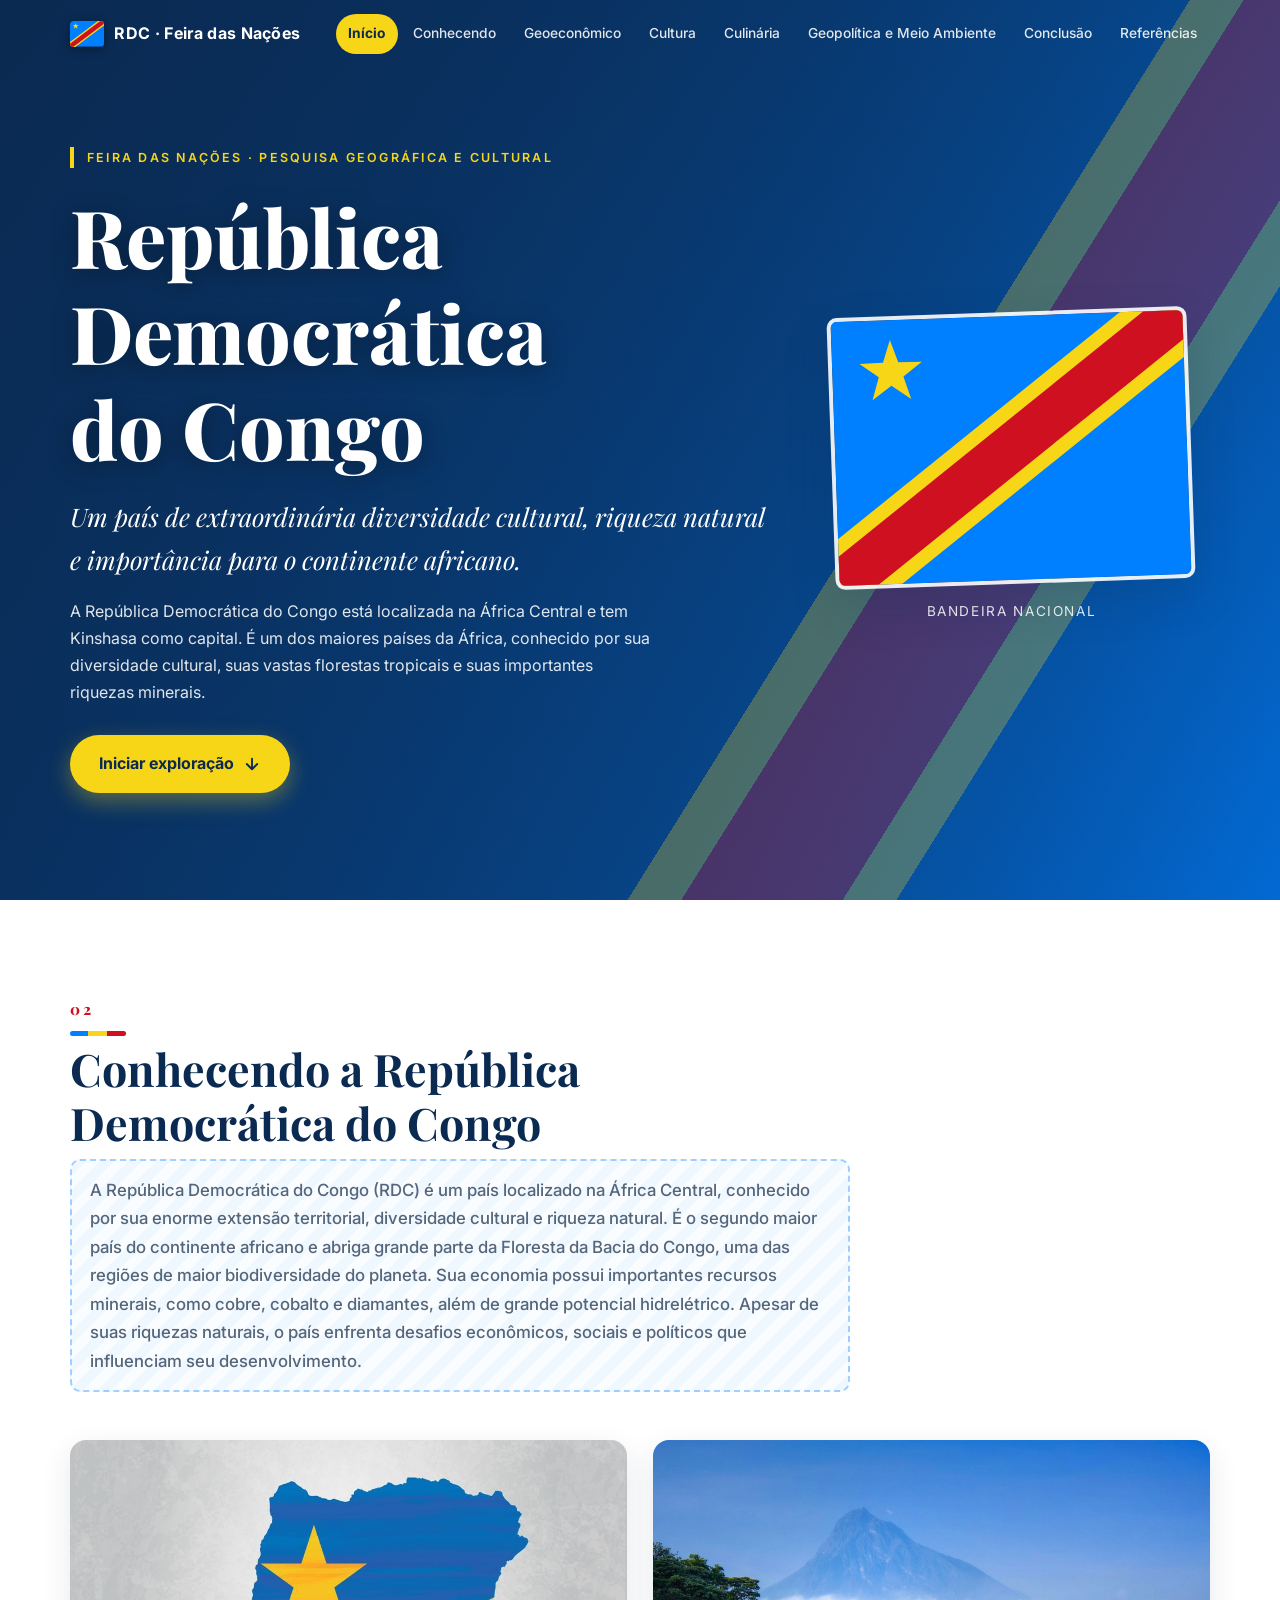
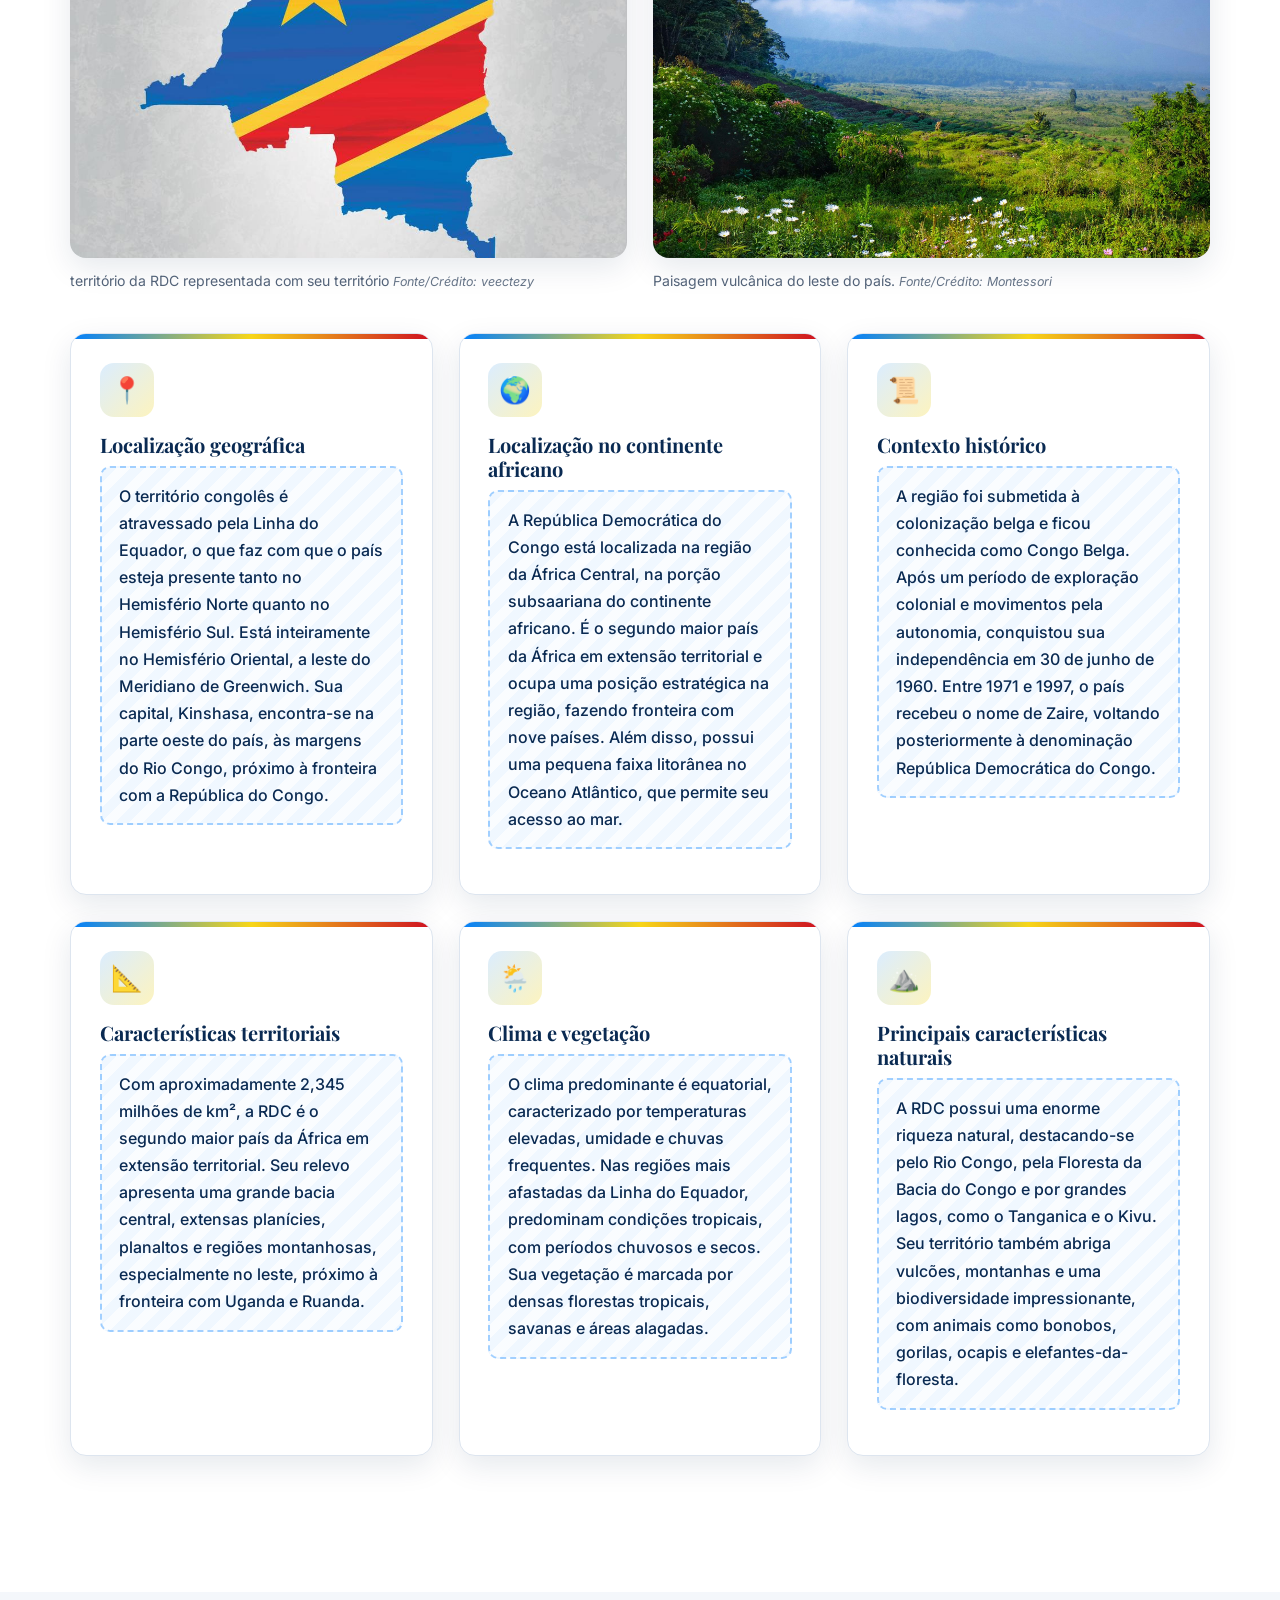
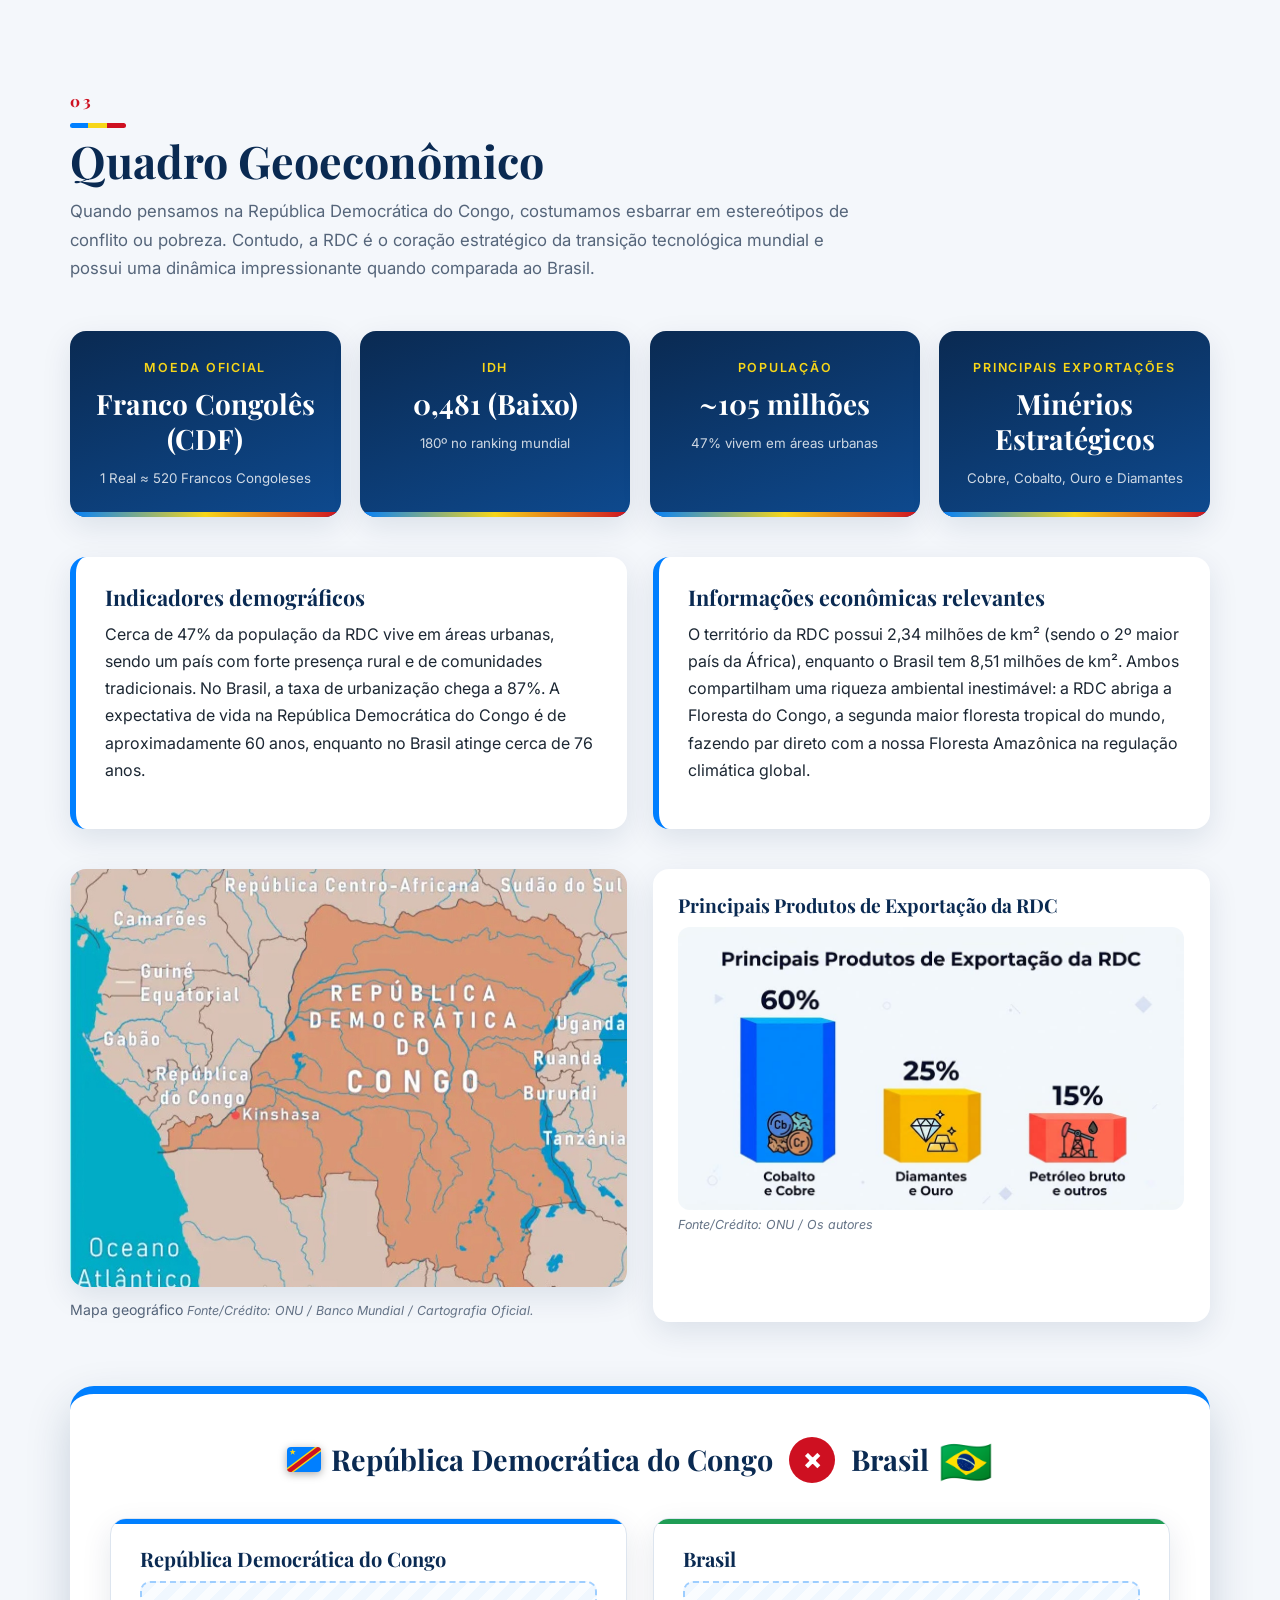
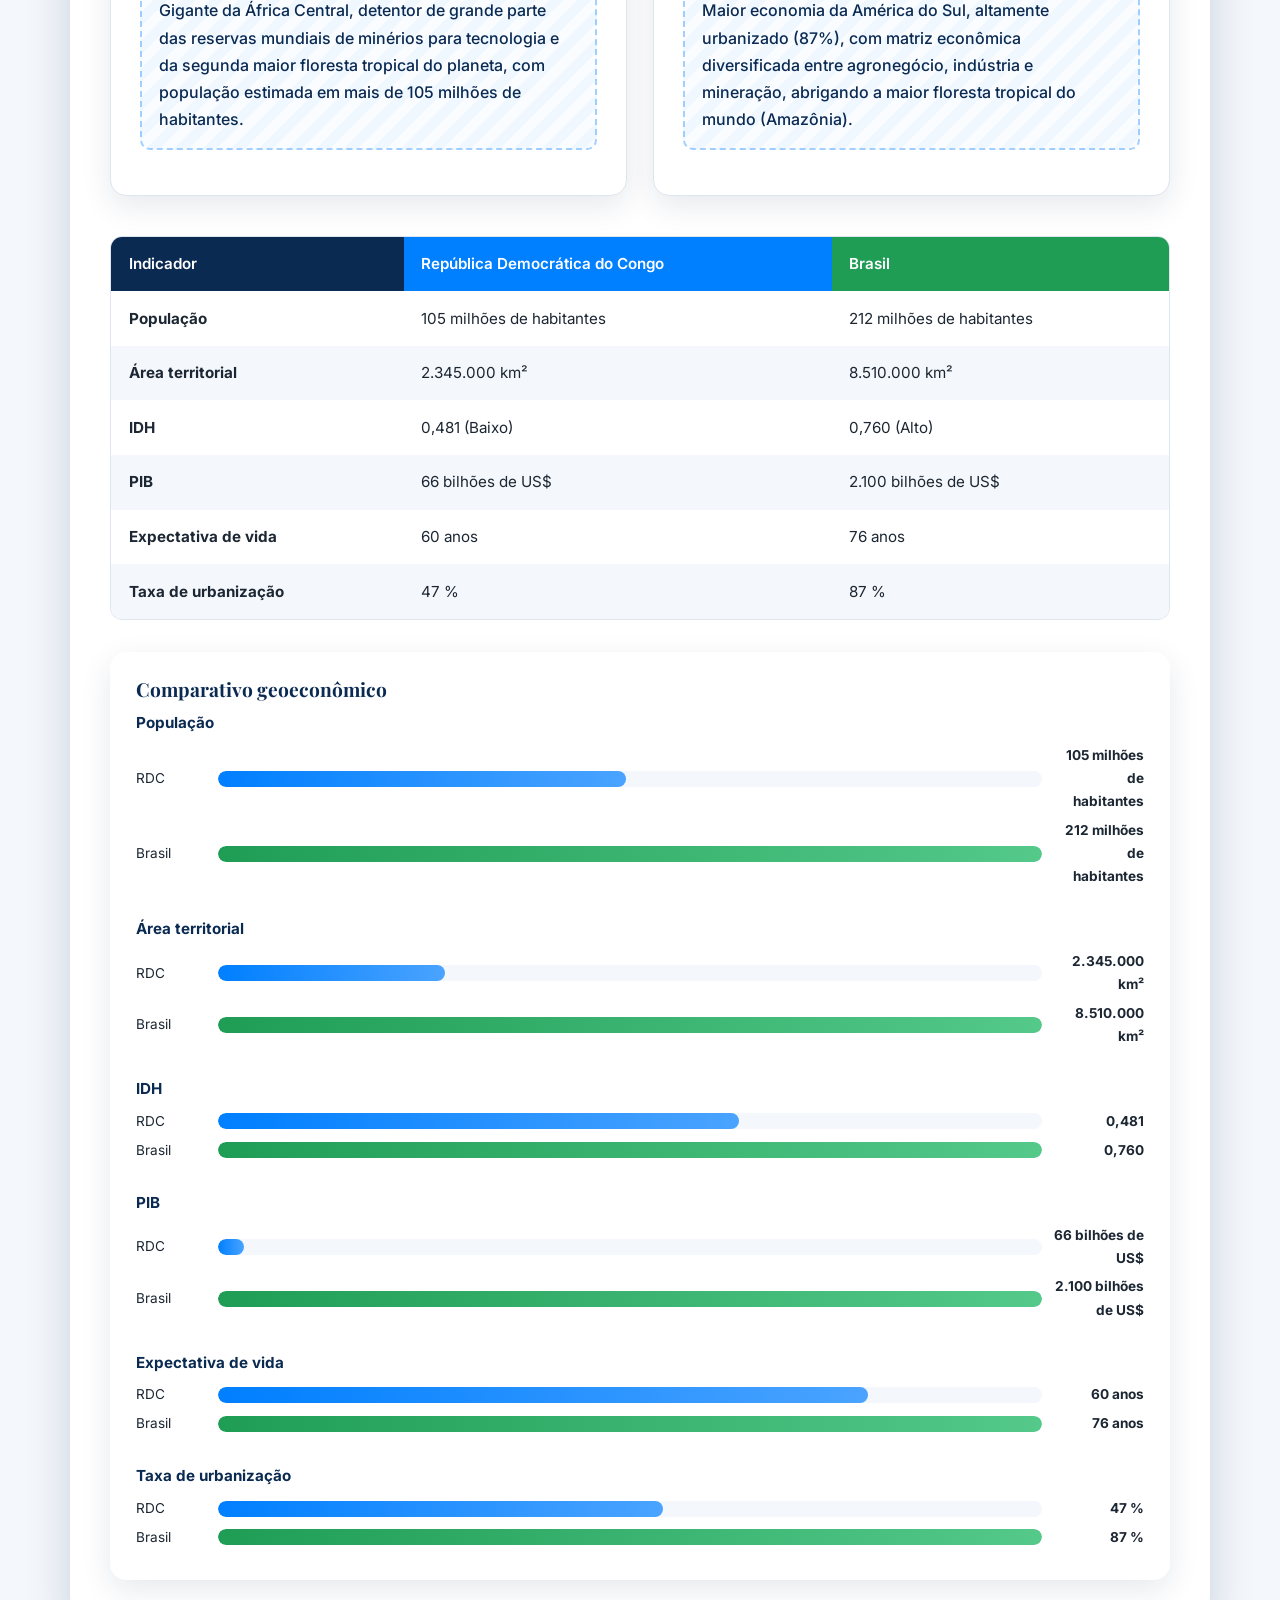
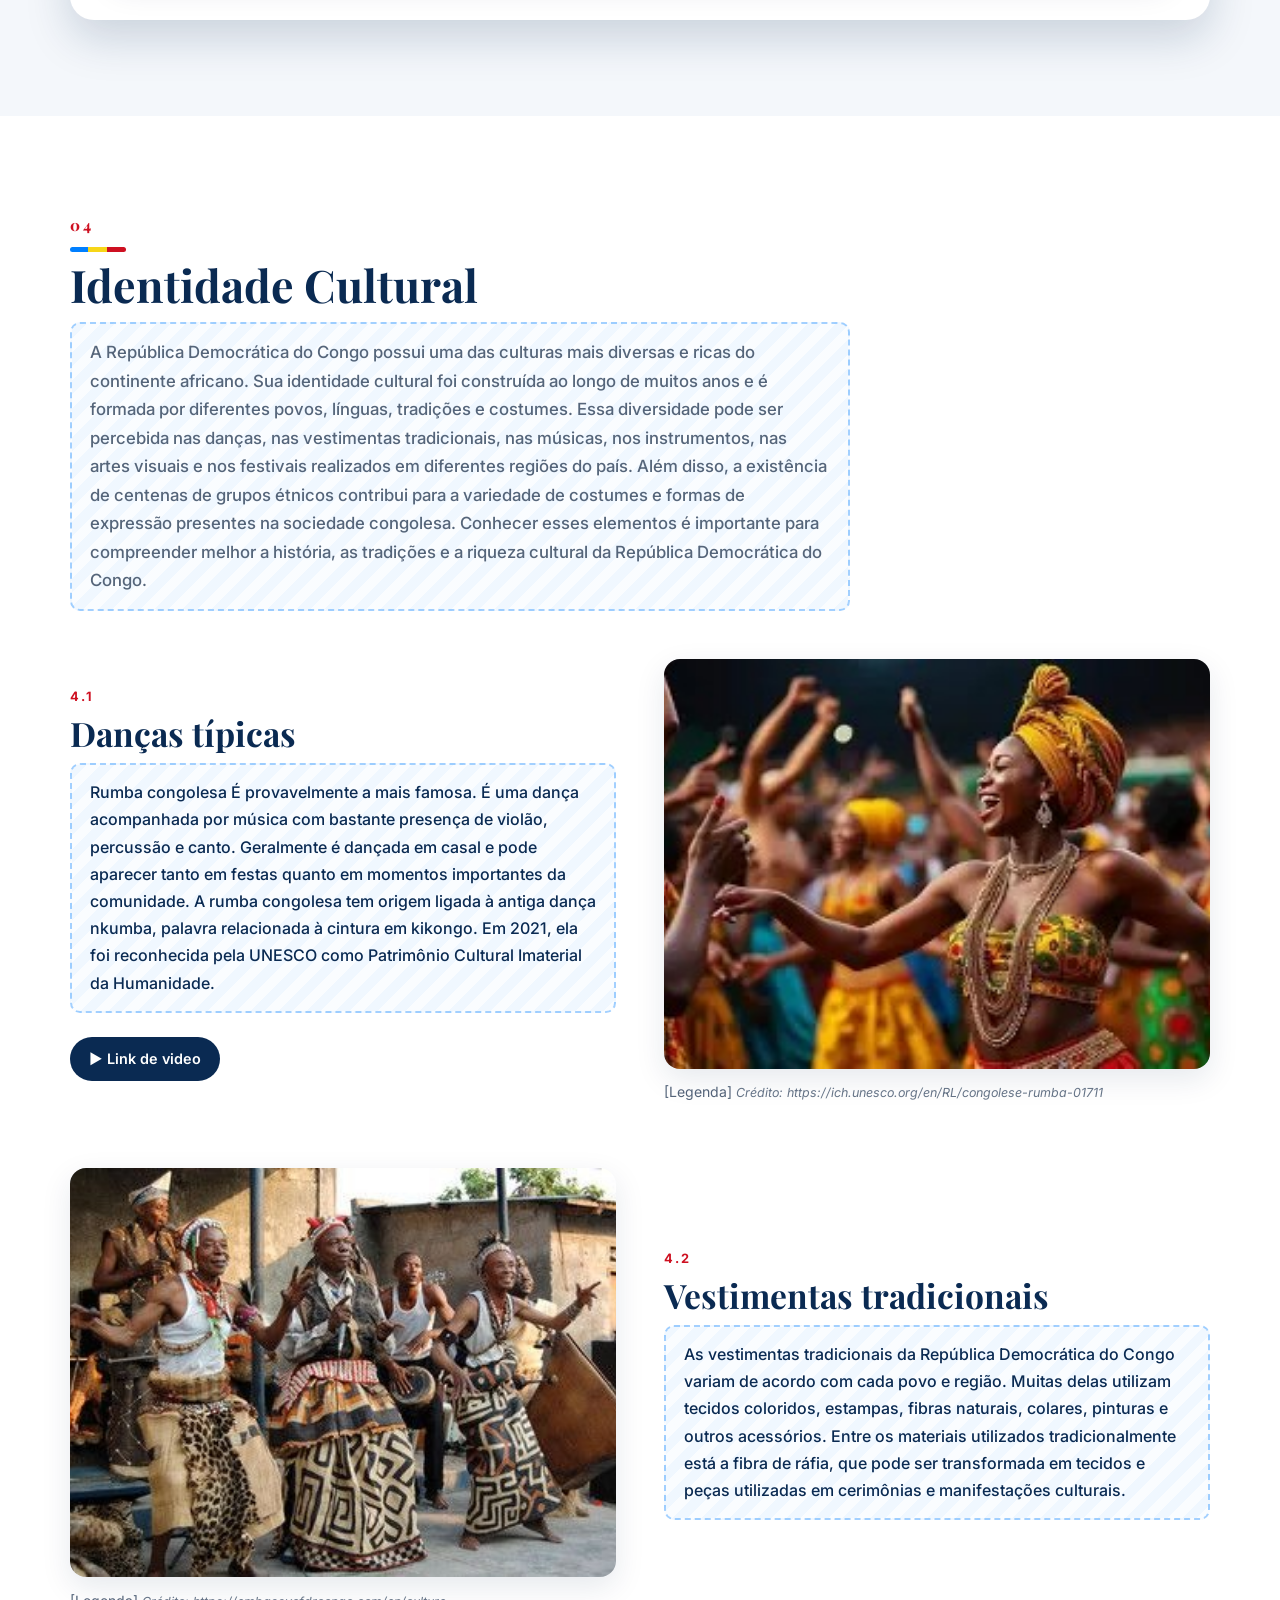
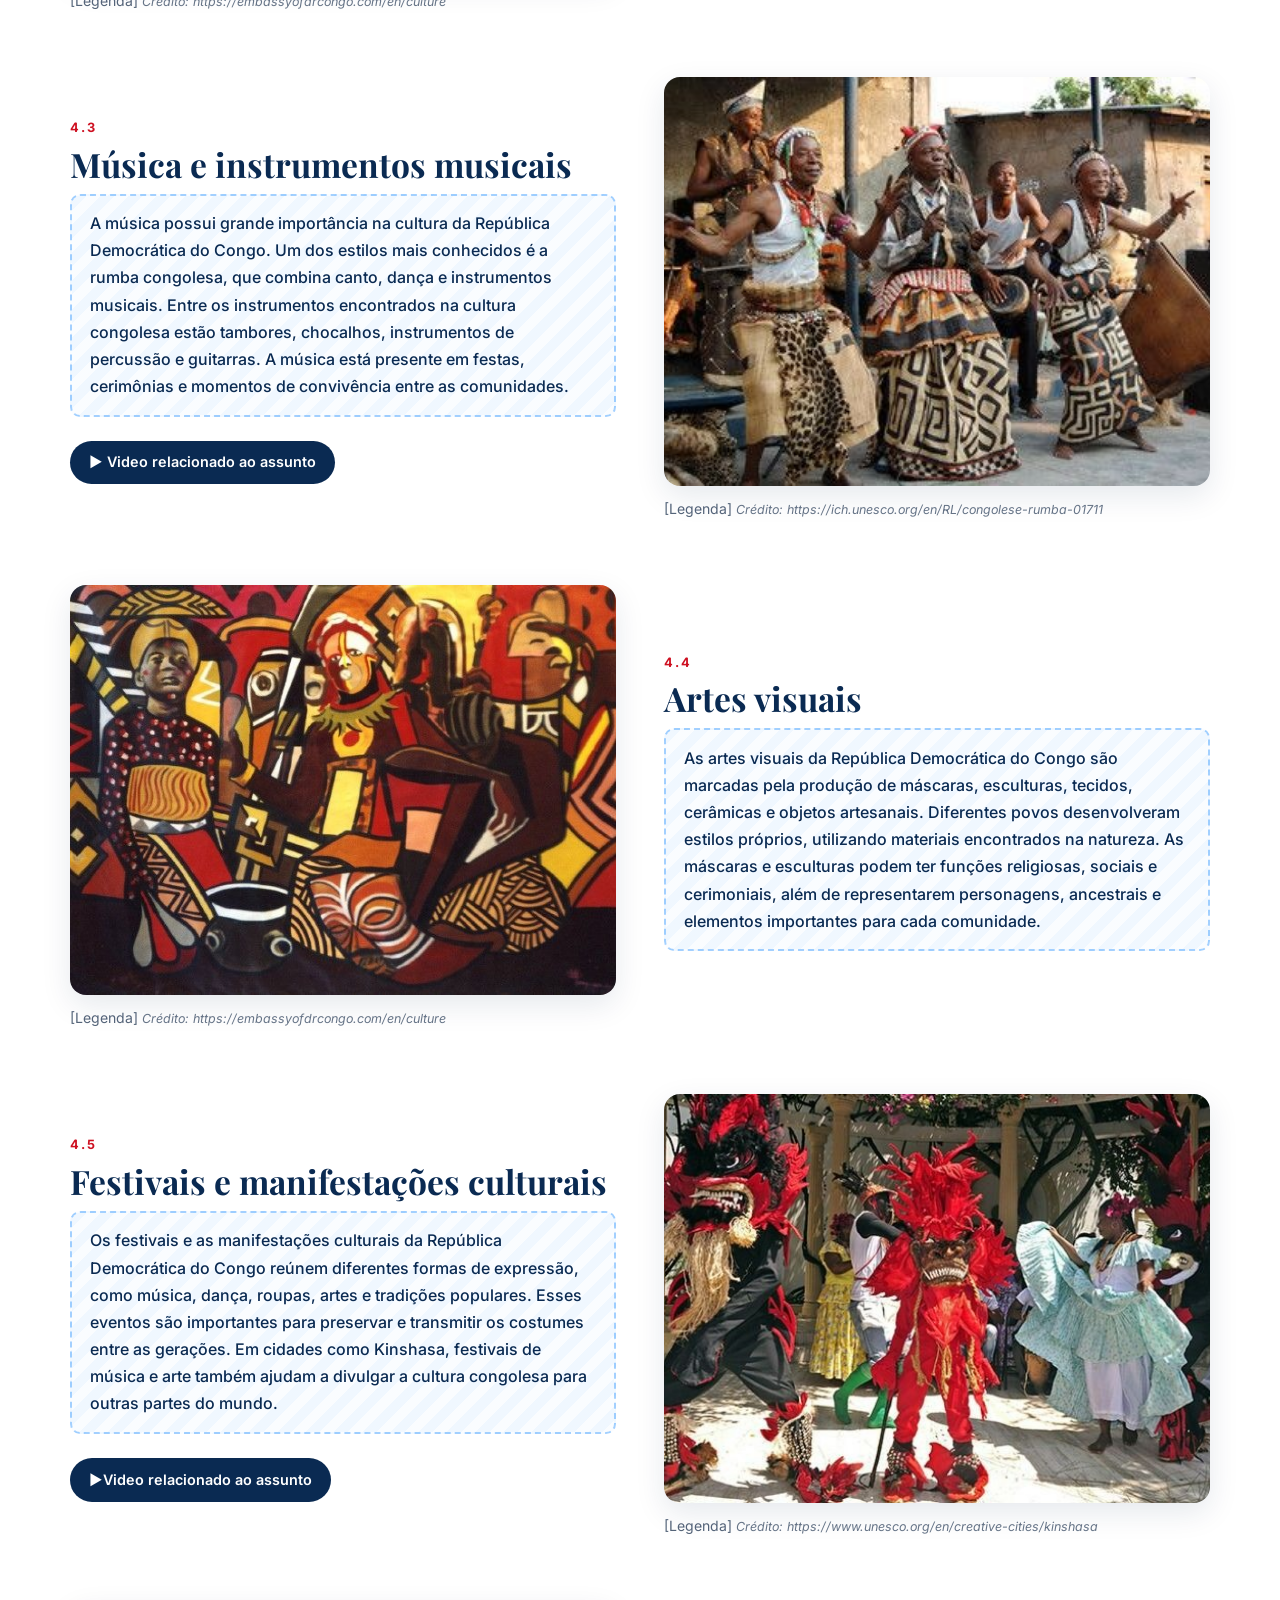
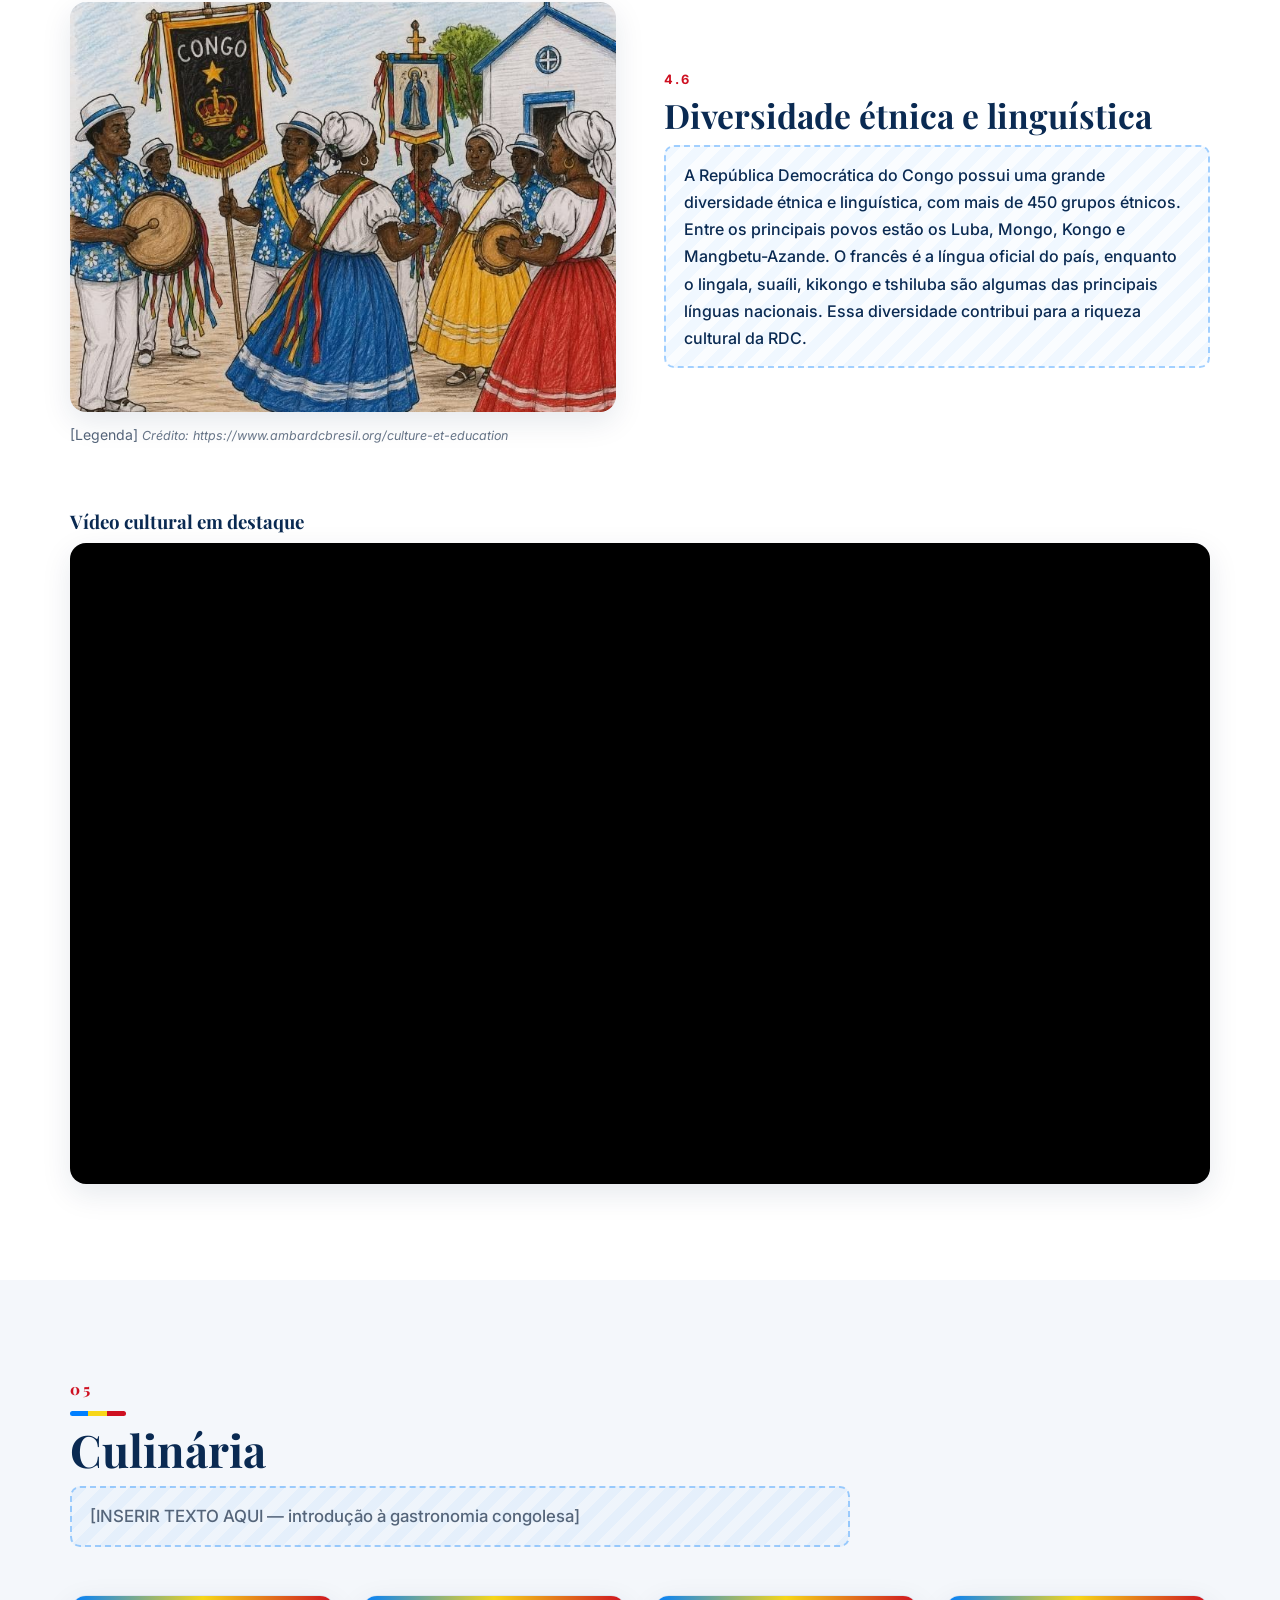
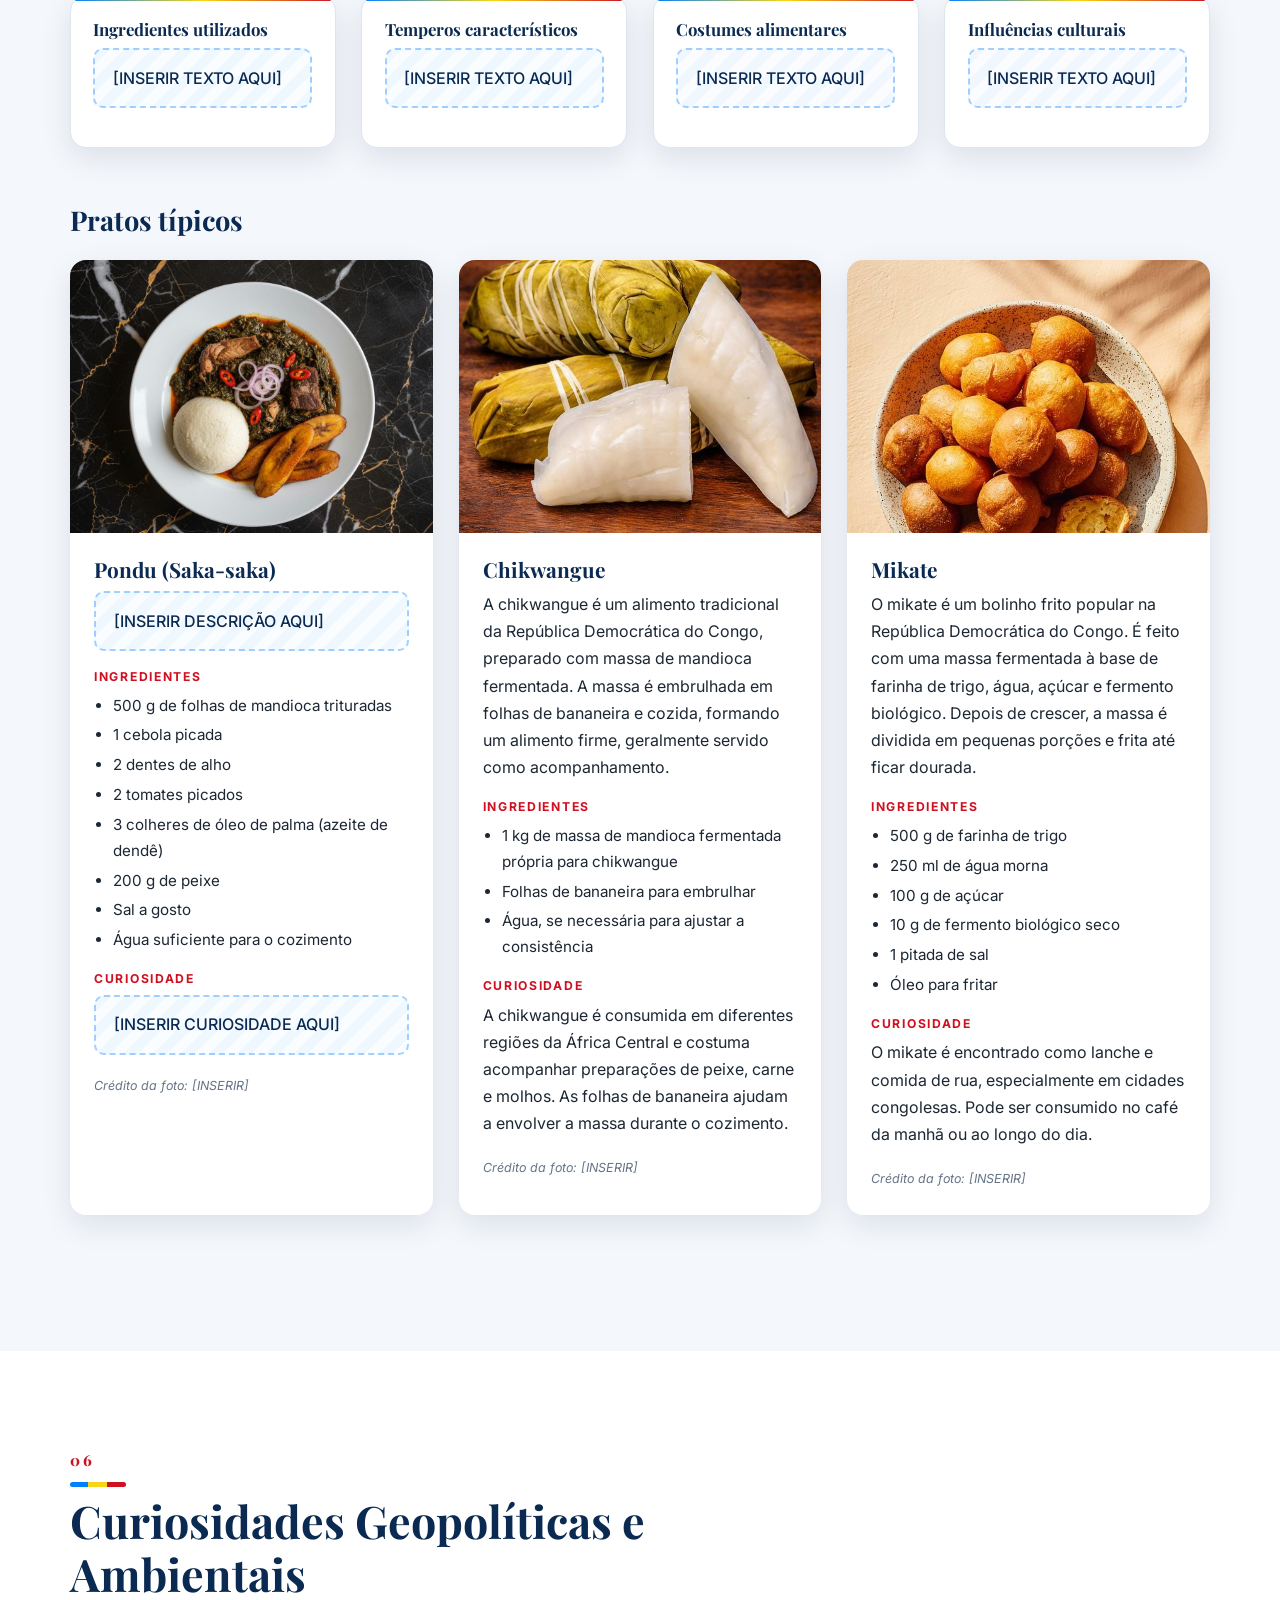
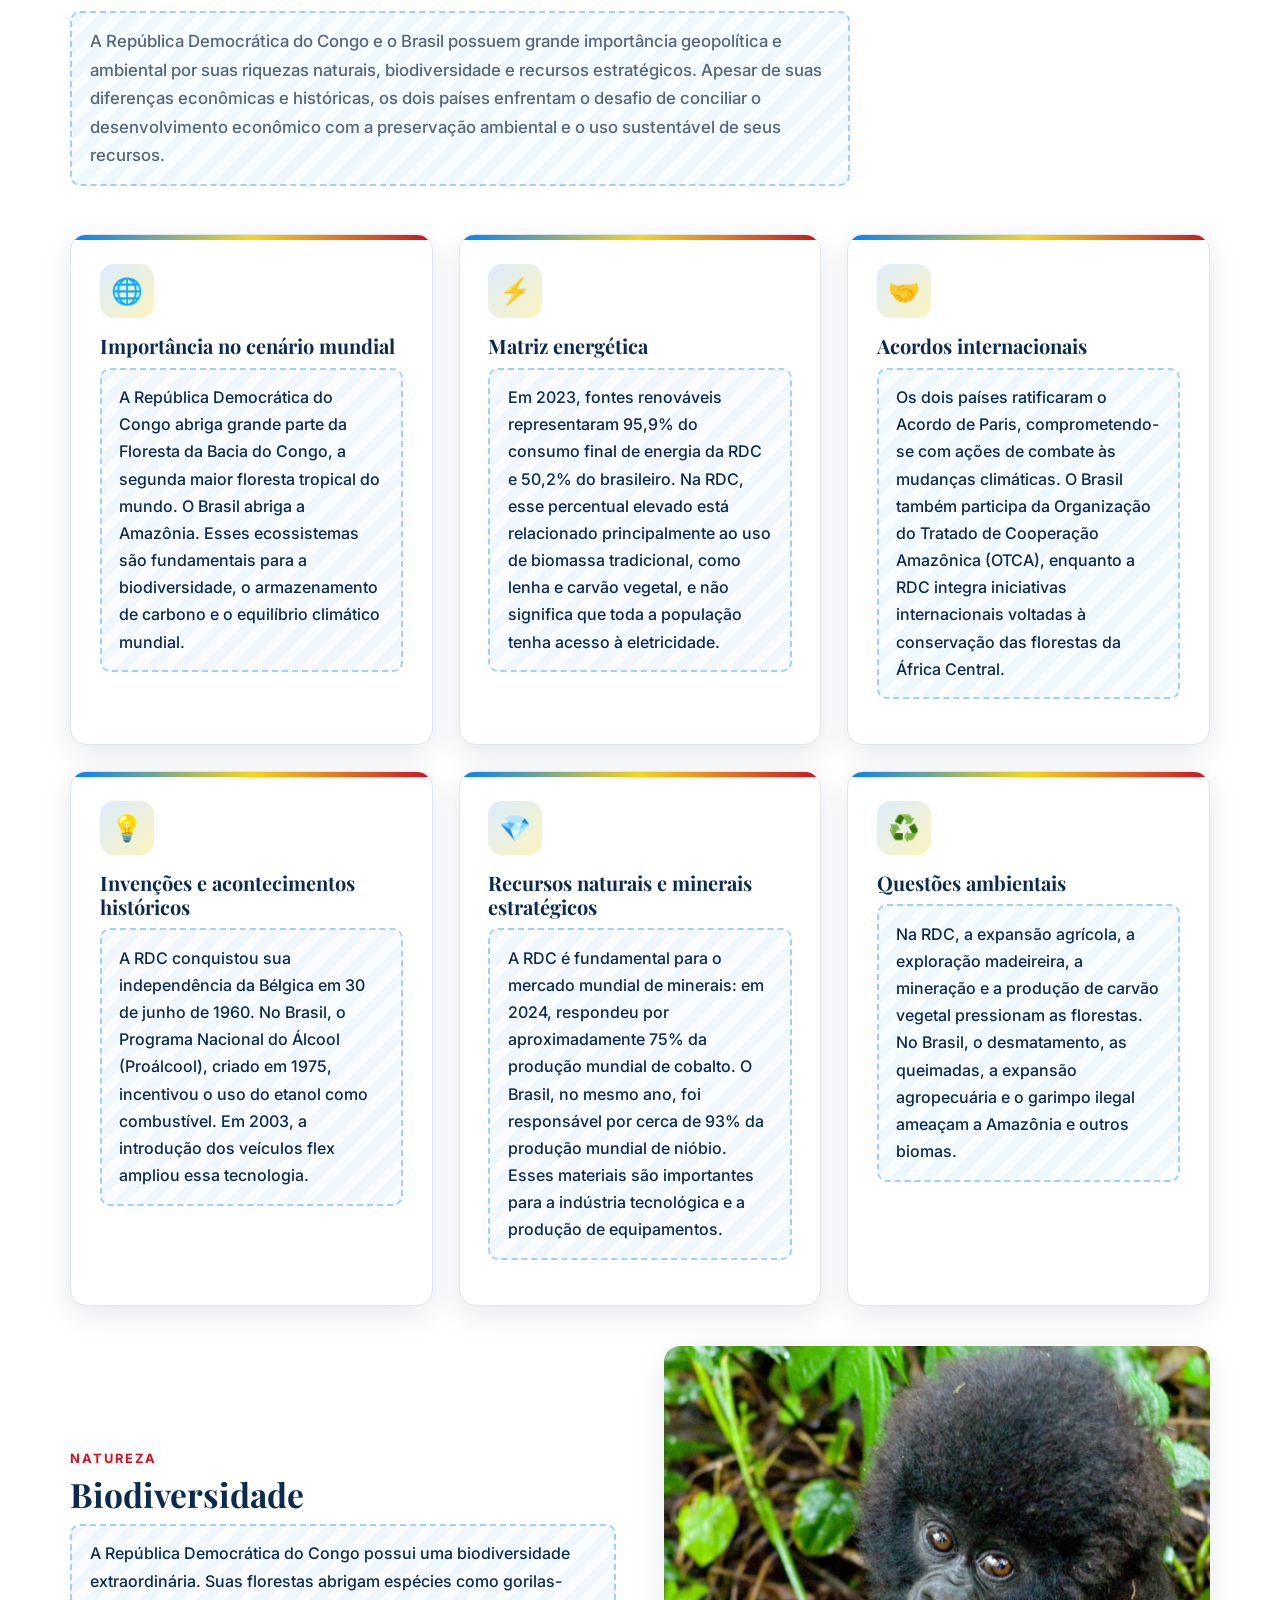
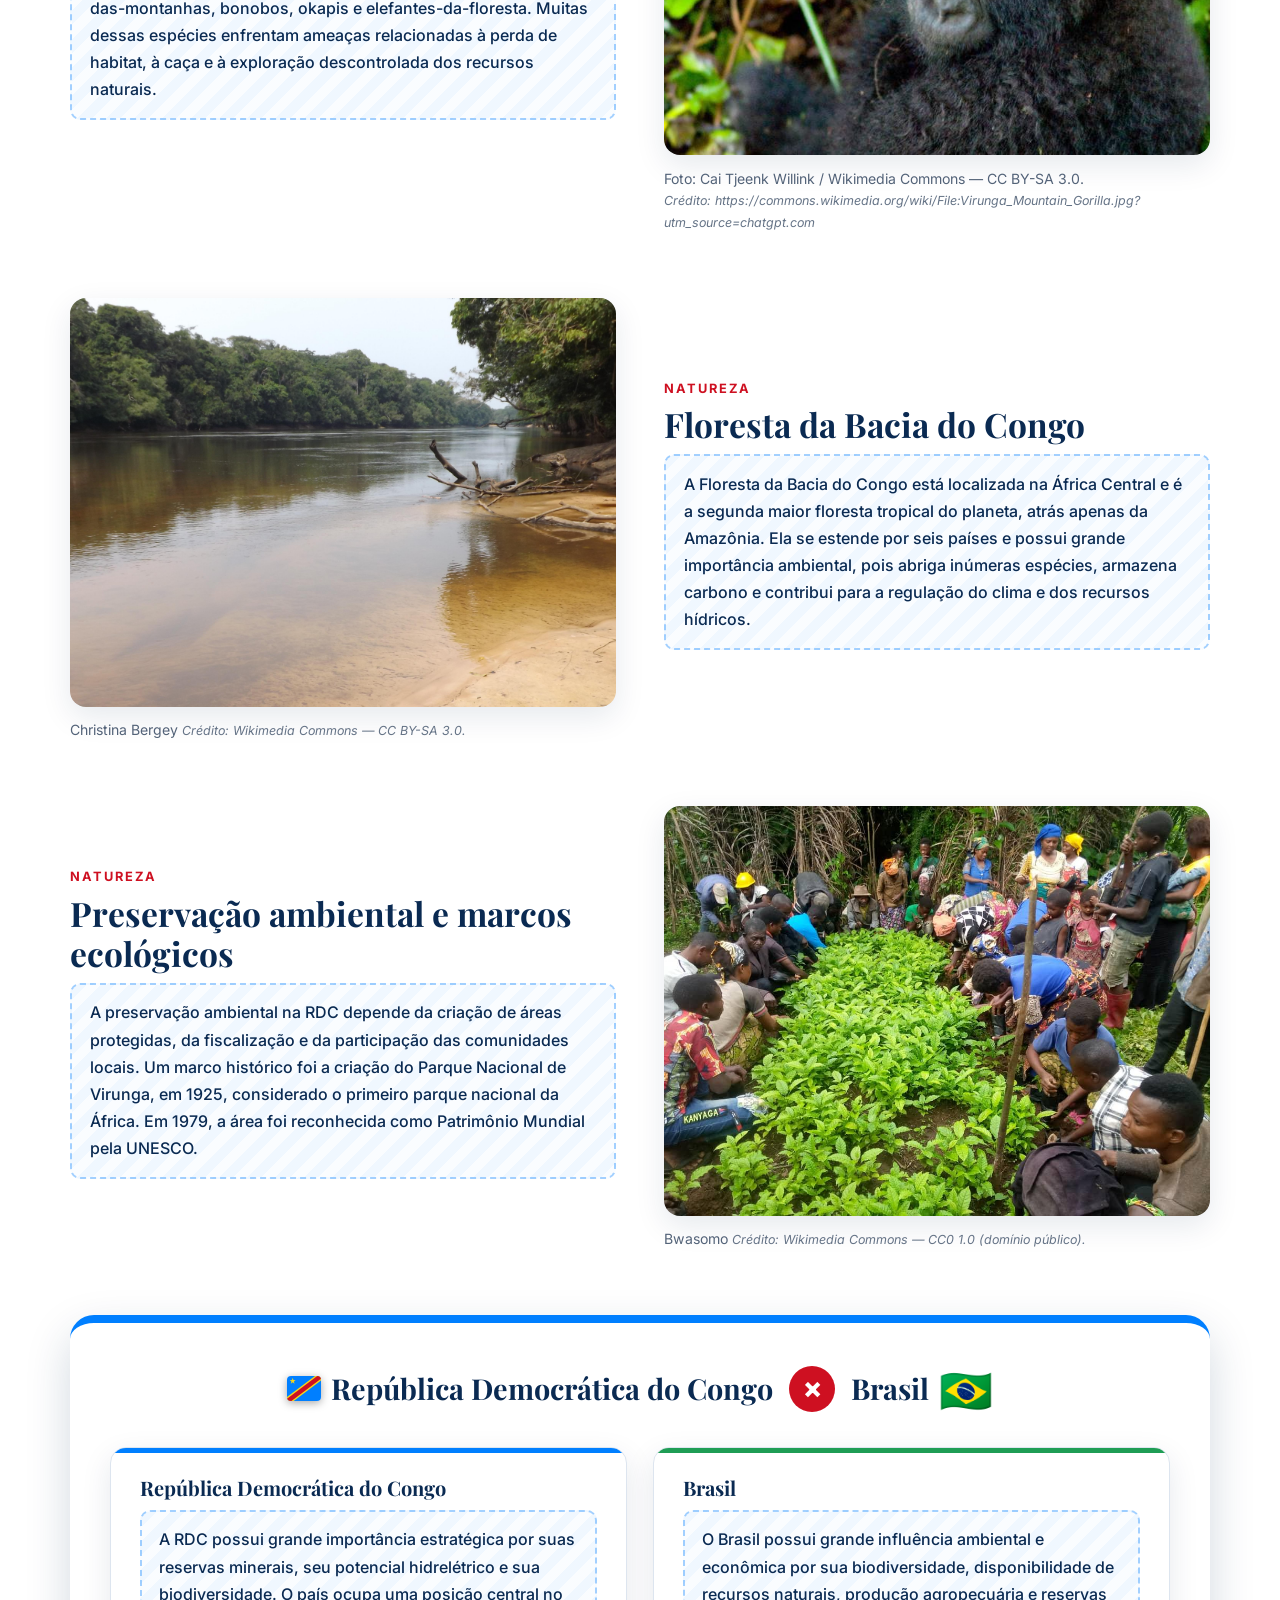
<file: index_corrigido.html>
<!DOCTYPE html>
<html lang="pt-BR">
<head>
  <meta charset="UTF-8">
  <!-- Marca que o JavaScript está ativo (o CSS usa isso para garantir que o texto nunca fique invisível) -->
  <script>document.documentElement.classList.add('js');</script>
  <meta name="viewport" content="width=device-width, initial-scale=1.0">
  <title>República Democrática do Congo | Feira das Nações</title>
  <!-- [EDITAR] Descrição que aparece em buscadores / compartilhamentos -->
  <meta name="description" content="Portal de pesquisa sobre a República Democrática do Congo - Feira das Nações.">

  <!-- Fontes (precisam de internet; sem internet o navegador usa fontes padrão elegantes) -->
  <link rel="preconnect" href="https://fonts.googleapis.com">
  <link rel="preconnect" href="https://fonts.gstatic.com" crossorigin>
  <link href="https://fonts.googleapis.com/css2?family=Inter:wght@400;500;600;700&family=Playfair+Display:wght@600;700;800&display=swap" rel="stylesheet">

  <link rel="stylesheet" href="style.css">
</head>
<body>

  <!-- Barra de progresso de leitura -->
  <div class="progresso" id="progresso" aria-hidden="true"></div>

  <!-- ===================== MENU SUPERIOR ===================== -->
  <header class="topo" id="topo">
    <nav class="menu container" aria-label="Navegação principal">
      <a href="#inicio" class="marca">
        <!-- Mini bandeira (SVG) -->
        <svg class="mini-bandeira" viewBox="0 0 300 225" aria-hidden="true">
          <rect width="300" height="225" fill="#007FFF"/>
          <line x1="0" y1="225" x2="300" y2="0" stroke="#F7D618" stroke-width="64"/>
          <line x1="0" y1="225" x2="300" y2="0" stroke="#CE1021" stroke-width="40"/>
          <polygon fill="#F7D618" points="50,17 56.5,36.1 76.6,36.4 60.5,48.4 66.5,67.7 50,56 33.5,67.7 39.5,48.4 23.4,36.4 43.5,36.1"/>
        </svg>
        <span>RDC · Feira das Nações</span>
      </a>

      <button class="menu-botao" id="menuBotao" aria-expanded="false" aria-controls="menuLista" aria-label="Abrir menu">
        <span></span><span></span><span></span>
      </button>

      <ul class="menu-lista" id="menuLista">
        <li><a href="#inicio">Início</a></li>
        <li><a href="#conhecendo">Conhecendo</a></li>
        <li><a href="#geoeconomico">Geoeconômico</a></li>
        <li><a href="#cultura">Cultura</a></li>
        <li><a href="#culinaria">Culinária</a></li>
        <li><a href="#curiosidades">Geopolítica e Meio Ambiente</a></li>
        <li><a href="#conclusao">Conclusão</a></li>
        <li><a href="#referencias">Referências</a></li>
      </ul>
    </nav>
  </header>

  <main>

    <!-- ===================== SEÇÃO 1 — PÁGINA INICIAL ===================== -->
    <section class="hero" id="inicio">
      <!-- [INSERIR FOTOGRAFIA DE DESTAQUE]: a imagem de fundo é definida no style.css, na regra ".hero-fundo" (veja o comentário lá). -->
      <div class="hero-fundo" aria-hidden="true"></div>
      <div class="hero-veu" aria-hidden="true"></div>

      <div class="container hero-conteudo">
        <div class="hero-texto reveal">
          <p class="etiqueta">Feira das Nações · Pesquisa geográfica e cultural</p>
          <h1>República Democrática<br>do Congo</h1>

          <!-- [INSERIR FRASE DE APRESENTAÇÃO AQUI] -->
          <p class="hero-frase">Um país de extraordinária diversidade cultural, riqueza natural e importância para o continente africano.</p>

          <!-- [INSERIR TEXTO AQUI] pequena introdução sobre o país -->
          <p class="hero-intro">A República Democrática do Congo está localizada na África Central e tem Kinshasa como capital. É um dos maiores países da África, conhecido por sua diversidade cultural, suas vastas florestas tropicais e suas importantes riquezas minerais.</p>

          <a href="#conhecendo" class="botao">Iniciar exploração
            <svg viewBox="0 0 24 24" width="18" height="18" aria-hidden="true"><path d="M12 5v14M5 12l7 7 7-7" fill="none" stroke="currentColor" stroke-width="2.5" stroke-linecap="round" stroke-linejoin="round"/></svg>
          </a>
        </div>

        <div class="hero-bandeira reveal">
          <!-- Bandeira nacional da RDC (SVG) -->
          <svg viewBox="0 0 300 225" role="img" aria-label="Bandeira da República Democrática do Congo">
            <rect width="300" height="225" fill="#007FFF"/>
            <line x1="0" y1="225" x2="300" y2="0" stroke="#F7D618" stroke-width="64"/>
            <line x1="0" y1="225" x2="300" y2="0" stroke="#CE1021" stroke-width="40"/>
            <polygon fill="#F7D618" points="50,17 56.5,36.1 76.6,36.4 60.5,48.4 66.5,67.7 50,56 33.5,67.7 39.5,48.4 23.4,36.4 43.5,36.1"/>
          </svg>
          <span>Bandeira nacional</span>
        </div>
      </div>
    </section>

    <!-- ===================== SEÇÃO 2 — CONHECENDO A RDC ===================== -->
    <section class="secao" id="conhecendo">
      <div class="container">
        <header class="secao-titulo reveal">
          <span class="numero">02</span>
          <h2>Conhecendo a República Democrática do Congo</h2>
          <!-- [INSERIR TEXTO AQUI] texto de contextualização do país -->
          <p class="ph-texto">A República Democrática do Congo (RDC) é um país localizado na África Central, conhecido por sua enorme extensão territorial, diversidade cultural e riqueza natural. É o segundo maior país do continente africano e abriga grande parte da Floresta da Bacia do Congo, uma das regiões de maior biodiversidade do planeta. Sua economia possui importantes recursos minerais, como cobre, cobalto e diamantes, além de grande potencial hidrelétrico. Apesar de suas riquezas naturais, o país enfrenta desafios econômicos, sociais e políticos que influenciam seu desenvolvimento.</p>
        </header>

        <div class="grade-2">
          <!-- MAPA -->
          <figure class="foto reveal">
            <div class="foto-box proporcao-4-3">
              <!-- [INSERIR MAPA AQUI]: coloque o arquivo na pasta images e escreva o caminho em src. Ex.: src="images/mapa-politico.jpg" -->
              <img src="images/RPC.jpg" alt="Danças típicas">
              <div class="placeholder"><span class="ph-icone">🗺️</span><strong>[INSERIR MAPA AQUI]</strong><small>Mapa político ou físico · images/mapa.jpg</small></div>
            </div>
            <figcaption> território da RDC representada com seu território <span class="credito">Fonte/Crédito: veectezy </span></figcaption>
          </figure>

          <!-- FOTO DA PAISAGEM -->
          <figure class="foto reveal">
            <div class="foto-box proporcao-4-3">
              <!-- [INSERIR FOTOGRAFIA AQUI]: paisagem representativa. Ex.: src="images/paisagem.jpg" -->
              <img src="images/vulcao.jpg" alt="Danças típicas">
              <div class="placeholder"><span class="ph-icone">🏞️</span><strong>[INSERIR FOTOGRAFIA AQUI]</strong><small>Paisagem representativa · images/paisagem.jpg</small></div>
            </div>
            <figcaption> Paisagem vulcânica do leste do país. <span class="credito">Fonte/Crédito: Montessori </span></figcaption>
          </figure>
        </div>

        <!-- Cartões temáticos. Para criar mais, copie um bloco <article class="cartao"> inteiro. -->
        <div class="grade-3">
          <article class="cartao reveal">
            <div class="cartao-icone">📍</div>
            <h3>Localização geográfica</h3>
            <!-- [INSERIR TEXTO AQUI] -->
            <p class="ph-texto">O território congolês é atravessado pela Linha do Equador, o que faz com que o país esteja presente tanto no Hemisfério Norte quanto no Hemisfério Sul. Está inteiramente no Hemisfério Oriental, a leste do Meridiano de Greenwich. Sua capital, Kinshasa, encontra-se na parte oeste do país, às margens do Rio Congo, próximo à fronteira com a República do Congo.</p>
          </article>
          <article class="cartao reveal">
            <div class="cartao-icone">🌍</div>
            <h3>Localização no continente africano</h3>
            <!-- [INSERIR TEXTO AQUI] -->
            <p class="ph-texto">A República Democrática do Congo está localizada na região da África Central, na porção subsaariana do continente africano. É o segundo maior país da África em extensão territorial e ocupa uma posição estratégica na região, fazendo fronteira com nove países. Além disso, possui uma pequena faixa litorânea no Oceano Atlântico, que permite seu acesso ao mar.</p>
          </article>
          <article class="cartao reveal">
            <div class="cartao-icone">📜</div>
            <h3>Contexto histórico</h3>
            <!-- [INSERIR TEXTO AQUI] -->
            <p class="ph-texto">A região foi submetida à colonização belga e ficou conhecida como Congo Belga. Após um período de exploração colonial e movimentos pela autonomia, conquistou sua independência em 30 de junho de 1960. Entre 1971 e 1997, o país recebeu o nome de Zaire, voltando posteriormente à denominação República Democrática do Congo.</p>
          </article>
          <article class="cartao reveal">
            <div class="cartao-icone">📐</div>
            <h3>Características territoriais</h3>
            <!-- [INSERIR TEXTO AQUI] -->
            <p class="ph-texto">Com aproximadamente 2,345 milhões de km², a RDC é o segundo maior país da África em extensão territorial. Seu relevo apresenta uma grande bacia central, extensas planícies, planaltos e regiões montanhosas, especialmente no leste, próximo à fronteira com Uganda e Ruanda.</p>
          </article>
          <article class="cartao reveal">
            <div class="cartao-icone">🌦️</div>
            <h3>Clima e vegetação</h3>
            <!-- [INSERIR TEXTO AQUI] -->
            <p class="ph-texto">O clima predominante é equatorial, caracterizado por temperaturas elevadas, umidade e chuvas frequentes. Nas regiões mais afastadas da Linha do Equador, predominam condições tropicais, com períodos chuvosos e secos. Sua vegetação é marcada por densas florestas tropicais, savanas e áreas alagadas.</p>
          </article>
          <article class="cartao reveal">
            <div class="cartao-icone">⛰️</div>
            <h3>Principais características naturais</h3>
            <!-- [INSERIR TEXTO AQUI] -->
            <p class="ph-texto">A RDC possui uma enorme riqueza natural, destacando-se pelo Rio Congo, pela Floresta da Bacia do Congo e por grandes lagos, como o Tanganica e o Kivu. Seu território também abriga vulcões, montanhas e uma biodiversidade impressionante, com animais como bonobos, gorilas, ocapis e elefantes-da-floresta.</p>
          </article>
        </div>
      </div>
    </section>

    <!-- ===================== SEÇÃO 3 — QUADRO GEOECONÔMICO ===================== -->
    <section class="secao secao-clara" id="geoeconomico">
      <div class="container">
        <header class="secao-titulo reveal">
          <span class="numero">03</span>
          <h2>Quadro Geoeconômico</h2>
          <!-- [INSERIR TEXTO AQUI] introdução do quadro geoeconômico -->
          <p>Quando pensamos na República Democrática do Congo, costumamos esbarrar em estereótipos de conflito ou pobreza. Contudo, a RDC é o coração estratégico da transição tecnológica mundial e possui uma dinâmica impressionante quando comparada ao Brasil.</p>
        </header>

        <!-- Indicadores em destaque: troque o "—" pelo valor e o texto pequeno pela descrição -->
        <div class="indicadores">
          <div class="indicador reveal"><span class="indicador-rotulo">Moeda oficial</span><strong class="indicador-valor">Franco Congolês (CDF)</strong><small> 1 Real ≈ 520 Francos Congoleses</small></div>
          <div class="indicador reveal"><span class="indicador-rotulo">IDH</span><strong class="indicador-valor">0,481 (Baixo)</strong><small>180º no ranking mundial</small></div>
          <div class="indicador reveal"><span class="indicador-rotulo">População</span><strong class="indicador-valor">~105 milhões</strong><small> 47% vivem em áreas urbanas </small></div>
          <div class="indicador reveal"><span class="indicador-rotulo">Principais exportações</span><strong class="indicador-valor">Minérios Estratégicos</strong><small>Cobre, Cobalto, Ouro e Diamantes</small></div>
        </div>

        <div class="grade-2">
          <article class="bloco-texto reveal">
            <h3>Indicadores demográficos</h3>
            <!-- [INSERIR TEXTO AQUI] -->
            <p>Cerca de 47% da população da RDC vive em áreas urbanas, sendo um país com forte presença rural e de comunidades tradicionais. No Brasil, a taxa de urbanização chega a 87%. A expectativa de vida na República Democrática do Congo é de aproximadamente 60 anos, enquanto no Brasil atinge cerca de 76 anos.</p>
          </article>
          <article class="bloco-texto reveal">
            <h3>Informações econômicas relevantes</h3>
            <!-- [INSERIR TEXTO AQUI] -->
            <p>O território da RDC possui 2,34 milhões de km² (sendo o 2º maior país da África), enquanto o Brasil tem 8,51 milhões de km². Ambos compartilham uma riqueza ambiental inestimável: a RDC abriga a Floresta do Congo, a segunda maior floresta tropical do mundo, fazendo par direto com a nossa Floresta Amazônica na regulação climática global.</p>
          </article>
        </div>

        <div class="grade-2">
          <figure class="foto reveal">
            <div class="foto-box proporcao-4-3">
              <!-- MAPA: arquivo images/mapacongo.jpg -->
              <img src="images/mapacongo.jpg" alt="Mapa físico da República Democrática do Congo">
            </div>
            <figcaption>Mapa geográfico <span class="credito">Fonte/Crédito:  ONU / Banco Mundial / Cartografia Oficial.</span></figcaption>
          </figure>

         <div class="grafico-box reveal">
  <h3>Principais Produtos de Exportação da RDC</h3>
  <img src="images/fotodomapa.jpg" alt="gráfico relacionado ao tema" style="width:100%;height:auto;border-radius:12px;">
  <p class="credito">Fonte/Crédito:  ONU / Os autores</p>
</div>
</div>
        <!-- ======= REPÚBLICA DEMOCRÁTICA DO CONGO × BRASIL (geoeconômico) ======= -->
        <div class="versus reveal">
          <h3 class="versus-titulo">
            <span class="versus-pais"><svg viewBox="0 0 300 225" class="mini-bandeira" aria-hidden="true"><rect width="300" height="225" fill="#007FFF"/><line x1="0" y1="225" x2="300" y2="0" stroke="#F7D618" stroke-width="64"/><line x1="0" y1="225" x2="300" y2="0" stroke="#CE1021" stroke-width="40"/><polygon fill="#F7D618" points="50,17 56.5,36.1 76.6,36.4 60.5,48.4 66.5,67.7 50,56 33.5,67.7 39.5,48.4 23.4,36.4 43.5,36.1"/></svg>República Democrática do Congo</span>
            <span class="versus-x">×</span>
            <span class="versus-pais">Brasil <span class="emoji-bandeira">🇧🇷</span></span>
          </h3>

          <!-- Cartões comparativos -->
          <div class="grade-2">
            <article class="cartao cartao-rdc">
              <h4>República Democrática do Congo</h4>
              <!-- [INSERIR TEXTO AQUI] -->
              <p class="ph-texto">Gigante da África Central, detentor de grande parte das reservas mundiais de minérios para tecnologia e da segunda maior floresta tropical do planeta, com população estimada em mais de 105 milhões de habitantes.</p>
            </article>
            <article class="cartao cartao-br">
              <h4>Brasil</h4>
              <!-- [INSERIR TEXTO AQUI] -->
              <p class="ph-texto">Maior economia da América do Sul, altamente urbanizado (87%), com matriz econômica diversificada entre agronegócio, indústria e mineração, abrigando a maior floresta tropical do mundo (Amazônia).</p>
            </article>
          </div>

          <!-- Tabela e gráfico gerados pelo script.js a partir dos dados em COMPARATIVOS.geo -->
          <div class="comparativo" data-comparativo="geo"></div>
        </div>
      </div>
    </section>

    <!-- ===================== SEÇÃO 4 — IDENTIDADE CULTURAL ===================== -->
    <section class="secao" id="cultura">
      <div class="container">
        <header class="secao-titulo reveal">
          <span class="numero">04</span>
          <h2>Identidade Cultural</h2>
          <!-- [INSERIR TEXTO AQUI] introdução à cultura -->
          <p class="ph-texto">A República Democrática do Congo possui uma das culturas mais diversas e ricas do continente africano. Sua identidade cultural foi construída ao longo de muitos anos e é formada por diferentes povos, línguas, tradições e costumes. Essa diversidade pode ser percebida nas danças, nas vestimentas tradicionais, nas músicas, nos instrumentos, nas artes visuais e nos festivais realizados em diferentes regiões do país. Além disso, a existência de centenas de grupos étnicos contribui para a variedade de costumes e formas de expressão presentes na sociedade congolesa. Conhecer esses elementos é importante para compreender melhor a história, as tradições e a riqueza cultural da República Democrática do Congo.</p>
        </header>

        <!--
          Cada tema cultural abaixo tem: título, texto e fotografia.
          Os temas se alternam (foto à esquerda/direita) automaticamente.
          Para VÍDEO: substitua o conteúdo de <div class="video-box"> por um <iframe> copiado do YouTube
          (Compartilhar > Incorporar) ou use o link <a> logo abaixo.
        -->

        <!-- 4.1 DANÇAS TÍPICAS -->
        <article class="tema reveal">
          <div class="tema-texto">
            <span class="tema-rotulo">4.1</span>
            <h3>Danças típicas</h3>
            <!-- [INSERIR TEXTO AQUI] -->
            <p class="ph-texto">Rumba congolesa
É provavelmente a mais famosa. É uma dança acompanhada por música com bastante presença de violão, percussão e canto. Geralmente é dançada em casal e pode aparecer tanto em festas quanto em momentos importantes da comunidade.
A rumba congolesa tem origem ligada à antiga dança nkumba, palavra relacionada à cintura em kikongo. Em 2021, ela foi reconhecida pela UNESCO como Patrimônio Cultural Imaterial da Humanidade.</p>
            <a class="link-externo" href="https://youtu.be/_QweIDkUVCo?si=TzXwAJM0CWhlDdaB" data-link-vazio>▶ Link de video</a>
          </div>
          <figure class="foto">
            <div class="foto-box proporcao-4-3">
              <!-- [INSERIR FOTOGRAFIA AQUI] Ex.: src="images/danca.jpg" -->
              <img src="images/dancatipica.jpg" alt="Danças típicas">
              <div class="placeholder"><span class="ph-icone">💃</span><strong>[INSERIR FOTOGRAFIA AQUI]</strong></div>
            </div>
            <figcaption>[Legenda] <span class="credito">Crédito: https://ich.unesco.org/en/RL/congolese-rumba-01711
</span></figcaption>
          </figure>
        </article>

        <!-- 4.2 VESTIMENTAS TRADICIONAIS -->
        <article class="tema reveal">
          <div class="tema-texto">
            <span class="tema-rotulo">4.2</span>
            <h3>Vestimentas tradicionais</h3>
            <!-- [INSERIR TEXTO AQUI] -->
            <p class="ph-texto">As vestimentas tradicionais da República Democrática do Congo variam de acordo com cada povo e região. Muitas delas utilizam tecidos coloridos, estampas, fibras naturais, colares, pinturas e outros acessórios. Entre os materiais utilizados tradicionalmente está a fibra de ráfia, que pode ser transformada em tecidos e peças utilizadas em cerimônias e manifestações culturais.</p>
          </div>
          <figure class="foto">
            <div class="foto-box proporcao-4-3">
              <!-- [INSERIR FOTOGRAFIA AQUI] Ex.: src="images/vestimenta.jpg" -->
              <img src="images/vesimenta.jpg" alt="vestimentas típicas">
              <div class="placeholder"><span class="ph-icone">👘</span><strong>[INSERIR FOTOGRAFIA AQUI]</strong></div>
            </div>
            <figcaption>[Legenda] <span class="credito">Crédito: https://embassyofdrcongo.com/en/culture </span></figcaption>
          </figure>
        </article>

        <!-- 4.3 MÚSICA E INSTRUMENTOS -->
        <article class="tema reveal">
          <div class="tema-texto">
            <span class="tema-rotulo">4.3</span>
            <h3>Música e instrumentos musicais</h3>
            <!-- [INSERIR TEXTO AQUI] -->
            <p class="ph-texto">A música possui grande importância na cultura da República Democrática do Congo. Um dos estilos mais conhecidos é a rumba congolesa, que combina canto, dança e instrumentos musicais. Entre os instrumentos encontrados na cultura congolesa estão tambores, chocalhos, instrumentos de percussão e guitarras. A música está presente em festas, cerimônias e momentos de convivência entre as comunidades.</p>
            <a class="link-externo" href="https://youtu.be/DsS1rmZtMsY?si=v_mWz7R-csSUUSZv" data-link-vazio>▶ Video relacionado ao assunto</a>
          </div>
          <figure class="foto">
            <div class="foto-box proporcao-4-3">
              <!-- [INSERIR FOTOGRAFIA AQUI] Ex.: src="images/musica.jpg" -->
              <img src="images/musica.jpg" alt="Danças típicas">
              <div class="placeholder"><span class="ph-icone">🥁</span><strong>[INSERIR FOTOGRAFIA AQUI]</strong></div>
            </div>
            <figcaption>[Legenda] <span class="credito">Crédito: https://ich.unesco.org/en/RL/congolese-rumba-01711 </span></figcaption>
          </figure>
        </article>

        <!-- 4.4 ARTES VISUAIS -->
        <article class="tema reveal">
          <div class="tema-texto">
            <span class="tema-rotulo">4.4</span>
            <h3>Artes visuais</h3>
            <!-- [INSERIR TEXTO AQUI] -->
            <p class="ph-texto">As artes visuais da República Democrática do Congo são marcadas pela produção de máscaras, esculturas, tecidos, cerâmicas e objetos artesanais. Diferentes povos desenvolveram estilos próprios, utilizando materiais encontrados na natureza. As máscaras e esculturas podem ter funções religiosas, sociais e cerimoniais, além de representarem personagens, ancestrais e elementos importantes para cada comunidade.</p>
          </div>
          <figure class="foto">
            <div class="foto-box proporcao-4-3">
              <!-- [INSERIR FOTOGRAFIA AQUI] Ex.: src="images/artes.jpg" -->
              <img src="images/artevisu.jpg" alt="Danças típicas">
              <div class="placeholder"><span class="ph-icone">🎭</span><strong>[INSERIR FOTOGRAFIA AQUI]</strong></div>
            </div>
            <figcaption>[Legenda] <span class="credito">Crédito: https://embassyofdrcongo.com/en/culture </span></figcaption>
          </figure>
        </article>

        <!-- 4.5 FESTIVAIS E MANIFESTAÇÕES CULTURAIS -->
        <article class="tema reveal">
          <div class="tema-texto">
            <span class="tema-rotulo">4.5</span>
            <h3>Festivais e manifestações culturais</h3>
            <!-- [INSERIR TEXTO AQUI] -->
            <p class="ph-texto">Os festivais e as manifestações culturais da República Democrática do Congo reúnem diferentes formas de expressão, como música, dança, roupas, artes e tradições populares. Esses eventos são importantes para preservar e transmitir os costumes entre as gerações. Em cidades como Kinshasa, festivais de música e arte também ajudam a divulgar a cultura congolesa para outras partes do mundo.</p>
            <a class="link-externo" href="https://youtu.be/mLVZ3Yyl_ck?si=PjfqQeZcJGMZ1HRm" data-link-vazio>▶Video relacionado ao assunto</a>
          </div>
          <figure class="foto">
            <div class="foto-box proporcao-4-3">
              <!-- [INSERIR FOTOGRAFIA AQUI] Ex.: src="images/festival.jpg" -->
              <img src="images/festival.jpg" alt="Danças típicas">
              <div class="placeholder"><span class="ph-icone">🎉</span><strong>[INSERIR FOTOGRAFIA AQUI]</strong></div>
            </div>
            <figcaption>[Legenda] <span class="credito">Crédito: https://www.unesco.org/en/creative-cities/kinshasa </span></figcaption>
          </figure>
        </article>

        <!-- 4.6 DIVERSIDADE ÉTNICA E LINGUÍSTICA -->
        <article class="tema reveal">
          <div class="tema-texto">
            <span class="tema-rotulo">4.6</span>
            <h3>Diversidade étnica e linguística</h3>
            <!-- [INSERIR TEXTO AQUI] -->
            <p class="ph-texto">A República Democrática do Congo possui uma grande diversidade étnica e linguística, com mais de 450 grupos étnicos. Entre os principais povos estão os Luba, Mongo, Kongo e Mangbetu-Azande. O francês é a língua oficial do país, enquanto o lingala, suaíli, kikongo e tshiluba são algumas das principais línguas nacionais. Essa diversidade contribui para a riqueza cultural da RDC.</p>
          </div>
          <figure class="foto">
            <div class="foto-box proporcao-4-3">
              <!-- [INSERIR FOTOGRAFIA AQUI] Ex.: src="images/diversidade.jpg" -->
              <img src="images/diversidade.jpg" alt="Danças típicas">
              <div class="placeholder"><span class="ph-icone">🗣️</span><strong>[INSERIR FOTOGRAFIA AQUI]</strong></div>
            </div>
            <figcaption>[Legenda] <span class="credito">Crédito: https://www.ambardcbresil.org/culture-et-education </span></figcaption>
          </figure>
        </article>

        <!-- VÍDEO DESTAQUE (opcional) -->
        <div class="video-destaque reveal">
          <h3>Vídeo cultural em destaque</h3>
          <div class="video-box">
            <!-- [INSERIR VÍDEO AQUI]: apague a div "placeholder" e cole aqui o <iframe> do YouTube. Exemplo:
                 <iframe src="https://www.youtube.com/embed/CODIGO_DO_VIDEO" allowfullscreen></iframe> -->
           <iframe src="https://www.youtube.com/embed/btHJqzdh6hY"
          title="Vídeo cultural da República Democrática do Congo"
          allow="accelerometer; autoplay; clipboard-write; encrypted-media; gyroscope; picture-in-picture"
          referrerpolicy="strict-origin-when-cross-origin"
          allowfullscreen></iframe>
            </div>
        </div>
      </div>
    </section>

    <!-- ===================== SEÇÃO 5 — CULINÁRIA ===================== -->
    <section class="secao secao-clara" id="culinaria">
      <div class="container">
        <header class="secao-titulo reveal">
          <span class="numero">05</span>
          <h2>Culinária</h2>
          <!-- [INSERIR TEXTO AQUI] introdução à gastronomia -->
          <p class="ph-texto">[INSERIR TEXTO AQUI — introdução à gastronomia congolesa]</p>
        </header>

        <div class="grade-4">
          <article class="cartao cartao-mini reveal"><h3>Ingredientes utilizados</h3><!-- [INSERIR TEXTO AQUI] --><p class="ph-texto">[INSERIR TEXTO AQUI]</p></article>
          <article class="cartao cartao-mini reveal"><h3>Temperos característicos</h3><!-- [INSERIR TEXTO AQUI] --><p class="ph-texto">[INSERIR TEXTO AQUI]</p></article>
          <article class="cartao cartao-mini reveal"><h3>Costumes alimentares</h3><!-- [INSERIR TEXTO AQUI] --><p class="ph-texto">[INSERIR TEXTO AQUI]</p></article>
          <article class="cartao cartao-mini reveal"><h3>Influências culturais</h3><!-- [INSERIR TEXTO AQUI] --><p class="ph-texto">[INSERIR TEXTO AQUI]</p></article>
        </div>

        <h3 class="subtitulo reveal">Pratos típicos</h3>
        <!-- Para adicionar outro prato: copie um bloco <article class="prato"> inteiro e cole abaixo -->
        <div class="grade-3">
          <!-- PRATO 1 -->
          <article class="prato reveal">
            <div class="foto-box proporcao-4-3">
              <!-- FOTO: arquivo images/primeiroculinaria.jpg -->
              <img src="images/primeiroculinaria.jpg" alt="Pondu (Saka-saka)">
              <div class="placeholder"><span class="ph-icone">🥘</span><strong>[INSERIR FOTOGRAFIA AQUI]</strong></div>
            </div>
            <div class="prato-corpo">
              <h4>Pondu (Saka-saka)</h4>
              <p class="ph-texto">[INSERIR DESCRIÇÃO AQUI]</p>
              <p class="prato-rotulo">Ingredientes</p>
              <ul class="lista-ingredientes">
                <li>500 g de folhas de mandioca trituradas</li>
                <li>1 cebola picada</li>
                <li>2 dentes de alho</li>
                <li>2 tomates picados</li>
                <li>3 colheres de óleo de palma (azeite de dendê)</li>
                <li>200 g de peixe</li>
                <li>Sal a gosto</li>
                <li>Água suficiente para o cozimento</li>
              </ul>
              <p class="prato-rotulo">Curiosidade</p>
              <p class="ph-texto">[INSERIR CURIOSIDADE AQUI]</p>
              <span class="credito">Crédito da foto: [INSERIR]</span>
            </div>
          </article>
          <!-- PRATO 2 -->
          <article class="prato reveal">
            <div class="foto-box proporcao-4-3">
              <img src="images/fotoprato2.jpg" alt="Chikwangue, alimento tradicional feito de mandioca">
              <div class="placeholder">
                <span class="ph-icone">🥘</span>
                <strong>Fotografia da Chikwangue</strong>
              </div>
            </div>

            <div class="prato-corpo">
              <h4>Chikwangue</h4>
              <p>A chikwangue é um alimento tradicional da República Democrática do Congo, preparado com massa de mandioca fermentada. A massa é embrulhada em folhas de bananeira e cozida, formando um alimento firme, geralmente servido como acompanhamento.</p>

              <p class="prato-rotulo">Ingredientes</p>
              <ul class="lista-ingredientes">
                <li>1 kg de massa de mandioca fermentada própria para chikwangue</li>
                <li>Folhas de bananeira para embrulhar</li>
                <li>Água, se necessária para ajustar a consistência</li>
              </ul>

              <p class="prato-rotulo">Curiosidade</p>
              <p>A chikwangue é consumida em diferentes regiões da África Central e costuma acompanhar preparações de peixe, carne e molhos. As folhas de bananeira ajudam a envolver a massa durante o cozimento.</p>

              <span class="credito">Crédito da foto: [INSERIR]</span>
            </div>
          </article>

          <!-- PRATO 3 -->
          <article class="prato reveal">
            <div class="foto-box proporcao-4-3">
              <img src="images/fotoculinariamikate.jpg" alt="Mikate, bolinhos fritos da culinária congolesa">
              <div class="placeholder">
                <span class="ph-icone">🥘</span>
                <strong>Fotografia do Mikate</strong>
              </div>
            </div>

            <div class="prato-corpo">
              <h4>Mikate</h4>
              <p>O mikate é um bolinho frito popular na República Democrática do Congo. É feito com uma massa fermentada à base de farinha de trigo, água, açúcar e fermento biológico. Depois de crescer, a massa é dividida em pequenas porções e frita até ficar dourada.</p>

              <p class="prato-rotulo">Ingredientes</p>
              <ul class="lista-ingredientes">
                <li>500 g de farinha de trigo</li>
                <li>250 ml de água morna</li>
                <li>100 g de açúcar</li>
                <li>10 g de fermento biológico seco</li>
                <li>1 pitada de sal</li>
                <li>Óleo para fritar</li>
              </ul>

              <p class="prato-rotulo">Curiosidade</p>
              <p>O mikate é encontrado como lanche e comida de rua, especialmente em cidades congolesas. Pode ser consumido no café da manhã ou ao longo do dia.</p>

              <span class="credito">Crédito da foto: [INSERIR]</span>
            </div>
          </article>
        </div>
      </div>
    </section>

    <!-- ===================== SEÇÃO 6 — CURIOSIDADES GEOPOLÍTICAS E AMBIENTAIS ===================== -->
    <section class="secao" id="curiosidades">
      <div class="container">
        <header class="secao-titulo reveal">
          <span class="numero">06</span>
          <h2>Curiosidades Geopolíticas e Ambientais</h2>
          <!-- [INSERIR TEXTO AQUI] -->
          <p class="ph-texto">A República Democrática do Congo e o Brasil possuem grande importância geopolítica e ambiental por suas riquezas naturais, biodiversidade e recursos estratégicos. Apesar de suas diferenças econômicas e históricas, os dois países enfrentam o desafio de conciliar o desenvolvimento econômico com a preservação ambiental e o uso sustentável de seus recursos.</p>
        </header>

        <!-- Cartões temáticos (copie um bloco para criar outro) -->
        <div class="grade-3">
          <article class="cartao reveal"><div class="cartao-icone">🌐</div><h3>Importância no cenário mundial</h3><!-- [INSERIR TEXTO AQUI] --><p class="ph-texto">A República Democrática do Congo abriga grande parte da Floresta da Bacia do Congo, a segunda maior floresta tropical do mundo. O Brasil abriga a Amazônia. Esses ecossistemas são fundamentais para a biodiversidade, o armazenamento de carbono e o equilíbrio climático mundial.</p></article>
          <article class="cartao reveal"><div class="cartao-icone">⚡</div><h3>Matriz energética</h3><!-- [INSERIR TEXTO AQUI] --><p class="ph-texto">Em 2023, fontes renováveis representaram 95,9% do consumo final de energia da RDC e 50,2% do brasileiro. Na RDC, esse percentual elevado está relacionado principalmente ao uso de biomassa tradicional, como lenha e carvão vegetal, e não significa que toda a população tenha acesso à eletricidade.</p></article>
          <article class="cartao reveal"><div class="cartao-icone">🤝</div><h3>Acordos internacionais</h3><!-- [INSERIR TEXTO AQUI] --><p class="ph-texto">Os dois países ratificaram o Acordo de Paris, comprometendo-se com ações de combate às mudanças climáticas. O Brasil também participa da Organização do Tratado de Cooperação Amazônica (OTCA), enquanto a RDC integra iniciativas internacionais voltadas à conservação das florestas da África Central.</p></article>
          <article class="cartao reveal"><div class="cartao-icone">💡</div><h3>Invenções e acontecimentos históricos</h3><!-- [INSERIR TEXTO AQUI] --><p class="ph-texto">A RDC conquistou sua independência da Bélgica em 30 de junho de 1960. No Brasil, o Programa Nacional do Álcool (Proálcool), criado em 1975, incentivou o uso do etanol como combustível. Em 2003, a introdução dos veículos flex ampliou essa tecnologia.</p></article>
          <article class="cartao reveal"><div class="cartao-icone">💎</div><h3>Recursos naturais e minerais estratégicos</h3><!-- [INSERIR TEXTO AQUI] --><p class="ph-texto">A RDC é fundamental para o mercado mundial de minerais: em 2024, respondeu por aproximadamente 75% da produção mundial de cobalto. O Brasil, no mesmo ano, foi responsável por cerca de 93% da produção mundial de nióbio. Esses materiais são importantes para a indústria tecnológica e a produção de equipamentos.</p></article>
          <article class="cartao reveal"><div class="cartao-icone">♻️</div><h3>Questões ambientais</h3><!-- [INSERIR TEXTO AQUI] --><p class="ph-texto">Na RDC, a expansão agrícola, a exploração madeireira, a mineração e a produção de carvão vegetal pressionam as florestas. No Brasil, o desmatamento, as queimadas, a expansão agropecuária e o garimpo ilegal ameaçam a Amazônia e outros biomas.</p></article>
        </div>

        <!-- Biodiversidade + Floresta da Bacia do Congo (texto + foto) -->
        <article class="tema reveal">
          <div class="tema-texto">
            <span class="tema-rotulo">Natureza</span>
            <h3>Biodiversidade</h3>
            <!-- [INSERIR TEXTO AQUI] -->
            <p class="ph-texto">A República Democrática do Congo possui uma biodiversidade extraordinária. Suas florestas abrigam espécies como gorilas-das-montanhas, bonobos, okapis e elefantes-da-floresta. Muitas dessas espécies enfrentam ameaças relacionadas à perda de habitat, à caça e à exploração descontrolada dos recursos naturais.</p>
          </div>
          <figure class="foto">
            <div class="foto-box proporcao-4-3">
              <!-- [INSERIR FOTOGRAFIA AQUI] Ex.: src="images/biodiversidade.jpg" -->
              <img src="images/macaco.jpg" alt="gorila-das-montanhas no Parque Nacional de Virunga.">
              <div class="placeholder"><span class="ph-icone">🦍</span><strong>[INSERIR FOTOGRAFIA AQUI]</strong></div>
            </div>
            <figcaption>Foto: Cai Tjeenk Willink / Wikimedia Commons — CC BY-SA 3.0. <span class="credito">Crédito: https://commons.wikimedia.org/wiki/File:Virunga_Mountain_Gorilla.jpg?utm_source=chatgpt.com</span></figcaption>
          </figure>
        </article>

        <article class="tema reveal">
          <div class="tema-texto">
            <span class="tema-rotulo">Natureza</span>
            <h3>Floresta da Bacia do Congo</h3>
            <!-- [INSERIR TEXTO AQUI] -->
            <p class="ph-texto">A Floresta da Bacia do Congo está localizada na África Central e é a segunda maior floresta tropical do planeta, atrás apenas da Amazônia. Ela se estende por seis países e possui grande importância ambiental, pois abriga inúmeras espécies, armazena carbono e contribui para a regulação do clima e dos recursos hídricos.</p>
          </div>
          <figure class="foto">
            <div class="foto-box proporcao-4-3">
              <!-- [INSERIR FOTOGRAFIA AQUI] Ex.: src="images/floresta.jpg" -->
              <img src="images/florestaestranha.jpg" alt="Rio Lomami, na República Democrática do Congo.">
              <div class="placeholder"><span class="ph-icone">🌳</span><strong>[INSERIR FOTOGRAFIA AQUI]</strong></div>
            </div>
            <figcaption>Christina Bergey <span class="credito">Crédito: Wikimedia Commons — CC BY-SA 3.0.</span></figcaption>
          </figure>
        </article>

        <article class="tema reveal">
          <div class="tema-texto">
            <span class="tema-rotulo">Natureza</span>
            <h3>Preservação ambiental e marcos ecológicos</h3>
            <!-- [INSERIR TEXTO AQUI] -->
            <p class="ph-texto">A preservação ambiental na RDC depende da criação de áreas protegidas, da fiscalização e da participação das comunidades locais. Um marco histórico foi a criação do Parque Nacional de Virunga, em 1925, considerado o primeiro parque nacional da África. Em 1979, a área foi reconhecida como Patrimônio Mundial pela UNESCO.</p>
          </div>
          <figure class="foto">
            <div class="foto-box proporcao-4-3">
              <!-- [INSERIR FOTOGRAFIA AQUI] Ex.: src="images/preservacao.jpg" -->
              <img src="images/rapzjantano.jpg" alt="viveiro de mudas na província de Kivu do Sul, relacionado à prevenção da erosão.">
              <div class="placeholder"><span class="ph-icone">🌱</span><strong>[INSERIR FOTOGRAFIA AQUI]</strong></div>
            </div>
            <figcaption>Bwasomo <span class="credito">Crédito: Wikimedia Commons — CC0 1.0 (domínio público).</span></figcaption>
          </figure>
        </article>

        <!-- ======= REPÚBLICA DEMOCRÁTICA DO CONGO × BRASIL (geopolítico e ambiental) ======= -->
        <div class="versus reveal">
          <h3 class="versus-titulo">
            <span class="versus-pais"><svg viewBox="0 0 300 225" class="mini-bandeira" aria-hidden="true"><rect width="300" height="225" fill="#007FFF"/><line x1="0" y1="225" x2="300" y2="0" stroke="#F7D618" stroke-width="64"/><line x1="0" y1="225" x2="300" y2="0" stroke="#CE1021" stroke-width="40"/><polygon fill="#F7D618" points="50,17 56.5,36.1 76.6,36.4 60.5,48.4 66.5,67.7 50,56 33.5,67.7 39.5,48.4 23.4,36.4 43.5,36.1"/></svg>República Democrática do Congo</span>
            <span class="versus-x">×</span>
            <span class="versus-pais">Brasil <span class="emoji-bandeira">🇧🇷</span></span>
          </h3>

          <div class="grade-2">
            <article class="cartao cartao-rdc">
              <h4>República Democrática do Congo</h4>
              <!-- [INSERIR TEXTO AQUI] -->
              <p class="ph-texto">A RDC possui grande importância estratégica por suas reservas minerais, seu potencial hidrelétrico e sua biodiversidade. O país ocupa uma posição central no mercado internacional de cobalto e abriga parte significativa da Floresta da Bacia do Congo. Entretanto, enfrenta desafios relacionados à infraestrutura, à instabilidade política e à distribuição dos benefícios gerados pela exploração de seus recursos.</p>
            </article>
            <article class="cartao cartao-br">
              <h4>Brasil</h4>
              <!-- [INSERIR TEXTO AQUI] -->
              <p class="ph-texto">O Brasil possui grande influência ambiental e econômica por sua biodiversidade, disponibilidade de recursos naturais, produção agropecuária e reservas minerais. A Amazônia tem importância mundial para o equilíbrio climático. Entretanto, o país enfrenta problemas como desmatamento, queimadas, garimpo ilegal e expansão desordenada da fronteira agrícola.</p>
            </article>
          </div>

          <!-- Tabela e gráfico gerados pelo script.js a partir dos dados em COMPARATIVOS.geopolitico -->
          <div class="comparativo" data-comparativo="geopolitico"></div>
        </div>
      </div>
    </section>

    <!-- ===================== SEÇÃO 7 — CONCLUSÃO ===================== -->
    <section class="secao conclusao" id="conclusao">
      <div class="container conclusao-conteudo">
        <header class="secao-titulo reveal">
          <span class="numero">07</span>
          <h2>Conclusão</h2>
        </header>
        <blockquote class="pergunta reveal">
          “O que podemos aprender sobre essa região e seus países além dos estereótipos que normalmente conhecemos?”
        </blockquote>
        <div class="conclusao-texto reveal">
          <!-- [INSERIR TEXTO AQUI] sua reflexão final (pode usar vários parágrafos <p>) -->
          <p class="ph-texto">A República Democrática do Congo nos ensina que um país não pode ser definido apenas por seus problemas. Além dos desafios econômicos, políticos e ambientais, o país possui uma enorme riqueza cultural, com diferentes povos, idiomas, tradições musicais e manifestações artísticas. Sua biodiversidade e seus recursos naturais também demonstram sua grande importância para o mundo.</p>
          <p class="ph-texto">Ao conhecer melhor o Congo, aprendemos a olhar para a África sem generalizações e estereótipos. Percebemos que, por trás das notícias sobre conflitos e dificuldades, existem sociedades com histórias, conhecimentos e culturas próprias. Portanto, é importante valorizar sua diversidade, compreender seus desafios e reconhecer sua importância histórica, cultural e ambiental.</p>
        </div>
      </div>
    </section>

    <!-- ===================== SEÇÃO 8 — REFERÊNCIAS ===================== -->
    <section class="secao secao-clara" id="referencias">
      <div class="container">
        <header class="secao-titulo reveal">
          <span class="numero">08</span>
          <h2>Referências</h2>
          <p>Fontes utilizadas na pesquisa.</p>
        </header>

        <!-- Para adicionar outra referência: copie um bloco <li class="referencia"> inteiro.
             Para o link funcionar, troque href="#" pelo endereço real (ex.: href="https://www.exemplo.org"). -->
        <ol class="referencias">
          <li class="referencia reveal">
            <span class="ref-instituicao">Comunidade da África Oriental (EAC)</span>
            <span class="ref-titulo">Democratic Republic of the Congo</span>
            <a href="https://www.eac.int/eac-partner-states/drcongo?utm_source=" target="_blank" rel="noopener" data-link-vazio>link</a>
          </li>
          <li class="referencia reveal">
            <span class="ref-instituicao">Banco Mundial (World Bank Group)</span>
            <span class="ref-titulo">Climate Risk Country Profile: Congo, Democratic Republic</span>
            <a href="https://afri-res.uneca.org/sites/default/files/2023-07/15883-wb_congo_democratic_republic_country_profile-web.pdf?utm_source=" target="_blank" rel="noopener" data-link-vazio>Link</a>
          </li>
          <li class="referencia reveal">
            <span class="ref-instituicao">Ministério Federal Alemão para Cooperação Econômica e Desenvolvimento (BMZ)</span>
            <span class="ref-titulo">Historical Background: Colonial Rule, Dictatorship, Civil War</span>
            <a href="https://www.bmz.de/en/countries/democratic-republic-of-the-congo/historical-background-56144?utm_source=" target="_blank" rel="noopener" data-link-vazio>link</a>
          </li>
          <li class="referencia reveal">
            <span class="ref-instituicao">Programa das Nações Unidas para o Meio Ambiente (PNUMA/UNEP)</span>
            <span class="ref-titulo">Biodiversity: Democratic Republic of the Congo</span>
            <a href="https://countries.unepgrid.ch/democratic-republic-congo/biodiversity?utm_source=" target="_blank" rel="noopener" data-link-vazio>link</a>
          </li>
        </ol>
      </div>
    </section>
  </main>

  <!-- ===================== RODAPÉ ===================== -->
  <footer class="rodape">
    <div class="container rodape-grade">
      <div>
        <strong class="rodape-titulo">República Democrática do Congo</strong>
        <!-- [EDITAR] Nome do projeto -->
        <p>Feira das Nações · Trabalho escolar de pesquisa</p>
      </div>
      <div>
        <strong class="rodape-titulo">Navegação</strong>
        <ul>
          <li><a href="#conhecendo">Conhecendo o país</a></li>
          <li><a href="#geoeconomico">Quadro geoeconômico</a></li>
          <li><a href="#cultura">Identidade cultural</a></li>
          <li><a href="#culinaria">Culinária</a></li>
        </ul>
      </div>
      <div>
        <strong class="rodape-titulo">&nbsp;</strong>
        <ul>
          <li><a href="#curiosidades">Geopolítica e meio ambiente</a></li>
          <li><a href="#conclusao">Conclusão</a></li>
          <li><a href="#referencias">Referências</a></li>
        </ul>
      </div>
      <div>
        <strong class="rodape-titulo">Equipe</strong>
        <!-- [INSERIR NOMES DOS ALUNOS, TURMA, PROFESSOR(A), ESCOLA E ANO AQUI] -->
        <p class="ph-texto"> Valter, Carlos, Thiago, Ruan, Daniel, Rafael, Pedro, 2 ano eletrotécnica 807</p>
      </div>
    </div>
    <div class="rodape-faixa"></div>
  </footer>

  <!-- Botão voltar ao topo -->
  <button class="voltar-topo" id="voltarTopo" aria-label="Voltar ao topo" title="Voltar ao topo">
    <svg viewBox="0 0 24 24" width="22" height="22" aria-hidden="true"><path d="M12 19V5M5 12l7-7 7 7" fill="none" stroke="currentColor" stroke-width="2.5" stroke-linecap="round" stroke-linejoin="round"/></svg>
  </button>

  <script src="script.js"></script>
</body>
</html>
</file>
<file: style.css>
/* =====================================================================
   FEIRA DAS NAÇÕES — REPÚBLICA DEMOCRÁTICA DO CONGO
   Folha de estilos principal
   Paleta inspirada na bandeira: azul-celeste, amarelo e vermelho.
   Para mudar as cores do site inteiro, edite as variáveis em :root.
   ===================================================================== */

/* ---------- 1. VARIÁVEIS ---------- */
:root {
  --azul: #007FFF;          /* azul da bandeira */
  --azul-escuro: #0A2A52;   /* azul profundo (fundos e títulos) */
  --amarelo: #F7D618;       /* amarelo da bandeira */
  --vermelho: #CE1021;      /* vermelho da bandeira */

  --texto: #1c2733;
  --texto-suave: #55657a;
  --fundo: #ffffff;
  --fundo-claro: #f4f7fb;
  --borda: #dde5ef;

  --fonte-titulo: 'Playfair Display', Georgia, 'Times New Roman', serif;
  --fonte-texto: 'Inter', 'Segoe UI', Roboto, Arial, sans-serif;

  --raio: 16px;
  --sombra: 0 10px 30px rgba(10, 42, 82, .10);
  --sombra-forte: 0 18px 45px rgba(10, 42, 82, .18);
  --altura-menu: 68px;
}

/* ---------- 2. BASE ---------- */
*, *::before, *::after { box-sizing: border-box; }

html { scroll-behavior: smooth; scroll-padding-top: calc(var(--altura-menu) + 10px); }

body {
  margin: 0;
  font-family: var(--fonte-texto);
  color: var(--texto);
  background: var(--fundo);
  line-height: 1.7;
  -webkit-font-smoothing: antialiased;
}

img, svg { max-width: 100%; display: block; }
a { color: var(--azul); }
ul, ol { padding: 0; margin: 0; }
h1, h2, h3, h4 { font-family: var(--fonte-titulo); color: var(--azul-escuro); line-height: 1.2; margin: 0 0 .6rem; }
p { margin: 0 0 1rem; }

.container { width: min(1140px, 92%); margin-inline: auto; }

:focus-visible { outline: 3px solid var(--amarelo); outline-offset: 3px; }

/* ---------- 3. BARRA DE PROGRESSO ---------- */
.progresso {
  position: fixed; top: 0; left: 0; height: 4px; width: 0;
  background: linear-gradient(90deg, var(--azul), var(--amarelo), var(--vermelho));
  z-index: 200; transition: width .1s linear;
}

/* ---------- 4. MENU SUPERIOR ---------- */
.topo {
  position: fixed; inset: 0 0 auto 0; height: var(--altura-menu);
  z-index: 100; display: flex; align-items: center;
  background: rgba(10, 42, 82, .0);
  transition: background .3s, box-shadow .3s, backdrop-filter .3s;
}
.topo.rolou {
  background: rgba(10, 42, 82, .94);
  backdrop-filter: blur(8px);
  box-shadow: 0 4px 20px rgba(0, 0, 0, .2);
}
.menu { display: flex; align-items: center; justify-content: space-between; gap: 1rem; }

.marca { display: flex; align-items: center; gap: .65rem; color: #fff; text-decoration: none; font-weight: 700; letter-spacing: .02em; white-space: nowrap; }
.mini-bandeira { width: 34px; height: auto; border-radius: 4px; box-shadow: 0 2px 8px rgba(0,0,0,.35); flex-shrink: 0; }

.menu-lista { display: flex; list-style: none; gap: .15rem; }
.menu-lista a {
  display: block; padding: .5rem .8rem; border-radius: 999px;
  color: rgba(255,255,255,.88); text-decoration: none; font-size: .86rem; font-weight: 500;
  transition: background .25s, color .25s;
}
.menu-lista a:hover { background: rgba(255,255,255,.14); color: #fff; }
.menu-lista a.ativo { background: var(--amarelo); color: var(--azul-escuro); font-weight: 700; }

.menu-botao { display: none; background: none; border: 0; cursor: pointer; padding: .5rem; }
.menu-botao span { display: block; width: 26px; height: 3px; margin: 5px 0; background: #fff; border-radius: 3px; transition: transform .3s, opacity .3s; }
.menu-botao[aria-expanded="true"] span:nth-child(1) { transform: translateY(8px) rotate(45deg); }
.menu-botao[aria-expanded="true"] span:nth-child(2) { opacity: 0; }
.menu-botao[aria-expanded="true"] span:nth-child(3) { transform: translateY(-8px) rotate(-45deg); }

/* ---------- 5. HERO (PÁGINA INICIAL) ---------- */
.hero { position: relative; min-height: 100vh; display: flex; align-items: center; color: #fff; overflow: hidden; padding: calc(var(--altura-menu) + 2rem) 0 4rem; }

/*
  >>> IMAGEM DE DESTAQUE <<<
  Para usar sua fotografia de capa:
  1) Coloque o arquivo na pasta images (ex.: images/capa.jpg)
  2) Apague a linha "background-image: linear-gradient..." abaixo e use a linha comentada.
*/
.hero-fundo {
  position: absolute; inset: 0;
  background-image: linear-gradient(135deg, #0A2A52 0%, #007FFF 100%);
  /* background-image: url('images/capa.jpg'); */
  background-size: cover; background-position: center;
  animation: zoomLento 24s ease-in-out infinite alternate;
}
@keyframes zoomLento { from { transform: scale(1); } to { transform: scale(1.08); } }

.hero-veu { position: absolute; inset: 0; background: linear-gradient(100deg, rgba(10,42,82,.88) 0%, rgba(10,42,82,.55) 60%, rgba(10,42,82,.25) 100%); }
/* Faixa diagonal inspirada na bandeira */
.hero-veu::after {
  content: ""; position: absolute; right: -10%; bottom: -30%; width: 70%; height: 140%;
  background: linear-gradient(90deg, transparent 38%, rgba(247,214,24,.55) 38%, rgba(247,214,24,.55) 44%, rgba(206,16,33,.65) 44%, rgba(206,16,33,.65) 62%, rgba(247,214,24,.55) 62%, rgba(247,214,24,.55) 68%, transparent 68%);
  transform: skewX(-32deg) rotate(0deg); opacity: .5; pointer-events: none;
}

.hero-conteudo { position: relative; z-index: 2; display: grid; grid-template-columns: 1.4fr .8fr; gap: 3rem; align-items: center; }
.etiqueta { display: inline-block; font-size: .78rem; text-transform: uppercase; letter-spacing: .18em; font-weight: 600; color: var(--amarelo); border-left: 4px solid var(--amarelo); padding-left: .8rem; margin-bottom: 1.2rem; }
.hero h1 { color: #fff; font-size: clamp(2.4rem, 6.5vw, 5rem); font-weight: 800; margin-bottom: 1.2rem; text-shadow: 0 4px 24px rgba(0,0,0,.35); }
.hero-frase { font-family: var(--fonte-titulo); font-style: italic; font-size: clamp(1.15rem, 2.4vw, 1.6rem); color: #fff; }
.hero-intro { max-width: 58ch; color: rgba(255,255,255,.88); }

.hero-bandeira { text-align: center; }
.hero-bandeira svg { width: 100%; max-width: 360px; margin-inline: auto; border-radius: 10px; box-shadow: var(--sombra-forte); border: 4px solid rgba(255,255,255,.9); transform: rotate(-2deg); transition: transform .4s; }
.hero-bandeira svg:hover { transform: rotate(0) scale(1.03); }
.hero-bandeira span { display: block; margin-top: 1rem; font-size: .85rem; letter-spacing: .12em; text-transform: uppercase; opacity: .85; }

.botao {
  display: inline-flex; align-items: center; gap: .6rem; margin-top: .8rem;
  padding: .95rem 1.8rem; border-radius: 999px; border: 0; cursor: pointer;
  background: var(--amarelo); color: var(--azul-escuro); font-weight: 700; font-size: 1rem; text-decoration: none;
  box-shadow: 0 8px 22px rgba(247,214,24,.35); transition: transform .25s, box-shadow .25s, background .25s;
}
.botao:hover { transform: translateY(-3px); box-shadow: 0 12px 28px rgba(247,214,24,.5); background: #ffe23a; }
.botao svg { animation: pular 1.6s infinite; }
@keyframes pular { 0%,100% { transform: translateY(0); } 50% { transform: translateY(4px); } }

/* ---------- 6. SEÇÕES ---------- */
.secao { padding: 6rem 0; position: relative; }
.secao-clara { background: var(--fundo-claro); }

.secao-titulo { max-width: 780px; margin-bottom: 3rem; }
.secao-titulo .numero {
  display: inline-block; font-family: var(--fonte-titulo); font-weight: 800; font-size: .95rem; letter-spacing: .2em;
  color: var(--vermelho); margin-bottom: .4rem;
}
.secao-titulo .numero::after { content: ""; display: block; width: 56px; height: 5px; margin-top: .5rem; border-radius: 3px; background: linear-gradient(90deg, var(--azul) 33%, var(--amarelo) 33% 66%, var(--vermelho) 66%); }
.secao-titulo h2 { font-size: clamp(1.8rem, 4vw, 2.8rem); }
.secao-titulo p { color: var(--texto-suave); font-size: 1.05rem; }

.subtitulo { font-size: 1.7rem; margin: 3.5rem 0 1.5rem; }

/* Grades */
.grade-2, .grade-3, .grade-4 { display: grid; gap: 1.6rem; margin-bottom: 2.5rem; }
.grade-2 { grid-template-columns: repeat(2, 1fr); }
.grade-3 { grid-template-columns: repeat(3, 1fr); }
.grade-4 { grid-template-columns: repeat(4, 1fr); }

/* ---------- 7. ESPAÇOS EDITÁVEIS (TEXTO) ---------- */
/* Texto reservado: depois de escrever seu texto, remova class="ph-texto" do parágrafo. */
.ph-texto {
  background: repeating-linear-gradient(135deg, rgba(0,127,255,.06) 0 10px, rgba(0,127,255,.02) 10px 20px);
  border: 2px dashed rgba(0,127,255,.35); border-radius: 10px;
  padding: .9rem 1.1rem; color: var(--azul-escuro); font-weight: 500;
}
.hero .ph-texto { background: rgba(255,255,255,.1); border-color: rgba(255,255,255,.5); color: #fff; }

/* ---------- 8. FOTOS / MAPAS ---------- */
.foto { margin: 0; }
.foto-box { position: relative; width: 100%; border-radius: var(--raio); overflow: hidden; background: var(--fundo-claro); box-shadow: var(--sombra); }
.proporcao-4-3 { aspect-ratio: 4 / 3; }
.foto-box img { position: absolute; inset: 0; width: 100%; height: 100%; object-fit: cover; transition: transform .6s; }
.foto-box img:not([src]) { display: none; }
.foto:hover .foto-box img, .prato:hover .foto-box img { transform: scale(1.04); }

.placeholder {
  position: absolute; inset: 0; display: flex; flex-direction: column; align-items: center; justify-content: center; gap: .3rem; text-align: center; padding: 1rem;
  background: linear-gradient(135deg, #e8f1fc, #f9f3d2);
  border: 2px dashed var(--azul); border-radius: var(--raio);
  color: var(--azul-escuro);
}
.placeholder .ph-icone { font-size: 2.4rem; }
.placeholder strong { font-family: var(--fonte-texto); letter-spacing: .06em; font-size: .95rem; }
.placeholder small { color: var(--texto-suave); }
.placeholder.oculto { display: none; }
.placeholder-fixo { position: relative; inset: auto; min-height: 260px; }

.foto figcaption { margin-top: .7rem; font-size: .88rem; color: var(--texto-suave); }
.credito { display: inline-block; font-size: .78rem; font-style: italic; color: var(--texto-suave); opacity: .9; }

/* ---------- 9. CARTÕES ---------- */
.cartao {
  background: #fff; border: 1px solid var(--borda); border-radius: var(--raio); padding: 1.8rem;
  box-shadow: var(--sombra); position: relative; overflow: hidden; transition: transform .3s, box-shadow .3s;
}
.cartao::before { content: ""; position: absolute; left: 0; top: 0; width: 100%; height: 5px; background: linear-gradient(90deg, var(--azul), var(--amarelo), var(--vermelho)); }
.cartao:hover { transform: translateY(-6px); box-shadow: var(--sombra-forte); }
.cartao h3, .cartao h4 { font-size: 1.25rem; }
.cartao-icone { width: 54px; height: 54px; display: grid; place-items: center; font-size: 1.6rem; border-radius: 14px; background: linear-gradient(135deg, rgba(0,127,255,.14), rgba(247,214,24,.28)); margin-bottom: 1rem; }
.cartao-mini { padding: 1.4rem; }
.cartao-mini h3 { font-size: 1.05rem; }
.cartao-rdc::before { background: var(--azul); }
.cartao-br::before { background: #1f9d55; }

.bloco-texto { background: #fff; border-radius: var(--raio); padding: 1.8rem; border-left: 6px solid var(--azul); box-shadow: var(--sombra); }
.bloco-texto h3 { font-size: 1.35rem; }

/* Indicadores */
.indicadores { display: grid; grid-template-columns: repeat(4, 1fr); gap: 1.2rem; margin-bottom: 2.5rem; }
.indicador { background: linear-gradient(160deg, var(--azul-escuro), #0e4a8f); color: #fff; border-radius: var(--raio); padding: 1.6rem 1.3rem; text-align: center; box-shadow: var(--sombra); position: relative; overflow: hidden; }
.indicador::after { content: ""; position: absolute; bottom: 0; left: 0; right: 0; height: 5px; background: linear-gradient(90deg, var(--azul), var(--amarelo), var(--vermelho)); }
.indicador-rotulo { display: block; font-size: .78rem; text-transform: uppercase; letter-spacing: .14em; color: var(--amarelo); font-weight: 600; }
.indicador-valor { display: block; font-family: var(--fonte-titulo); font-size: clamp(1.3rem, 2.2vw, 1.75rem); line-height: 1.25; margin: .5rem 0; }
.indicador small { opacity: .8; }

/* Gráfico */
.grafico-box { background: #fff; border-radius: var(--raio); padding: 1.6rem; box-shadow: var(--sombra); }
.grafico-box h3 { font-size: 1.2rem; }
.grafico-box .placeholder-fixo { border-radius: 12px; }

/* ---------- 10. VERSUS (RDC × BRASIL) ---------- */
.versus { margin-top: 4rem; background: #fff; border-radius: 24px; padding: 2.5rem; box-shadow: var(--sombra-forte); border-top: 8px solid var(--azul); }
.versus-titulo { display: flex; flex-wrap: wrap; align-items: center; justify-content: center; gap: 1rem; font-size: clamp(1.2rem, 3vw, 1.8rem); margin-bottom: 2rem; text-align: center; }
.versus-pais { display: inline-flex; align-items: center; gap: .6rem; }
.versus-x { display: grid; place-items: center; width: 46px; height: 46px; border-radius: 50%; background: var(--vermelho); color: #fff; font-family: var(--fonte-texto); font-weight: 800; }
.emoji-bandeira { font-size: 1.5em; }

.comparativo:empty { display: none; }
.tabela-wrap { overflow-x: auto; border-radius: 12px; border: 1px solid var(--borda); margin-bottom: 2rem; }
.tabela { width: 100%; border-collapse: collapse; min-width: 480px; font-size: .95rem; }
.tabela th, .tabela td { padding: .9rem 1.1rem; text-align: left; }
.tabela thead th { background: var(--azul-escuro); color: #fff; font-weight: 600; }
.tabela thead th:nth-child(2) { background: var(--azul); }
.tabela thead th:last-child { background: #1f9d55; }
.tabela tbody tr:nth-child(even) { background: var(--fundo-claro); }
.tabela td.vazio { color: var(--texto-suave); font-style: italic; }

.barras { display: grid; gap: 1.4rem; }
.barra-grupo h5 { margin: 0 0 .5rem; font-family: var(--fonte-texto); font-size: .95rem; color: var(--azul-escuro); }
.barra-linha { display: grid; grid-template-columns: 70px 1fr 90px; gap: .8rem; align-items: center; font-size: .85rem; margin-bottom: .35rem; }
.barra-trilho { height: 16px; background: var(--fundo-claro); border-radius: 999px; overflow: hidden; }
.barra { height: 100%; width: 0; border-radius: 999px; transition: width 1.2s cubic-bezier(.2,.8,.2,1); }
.barra.rdc { background: linear-gradient(90deg, var(--azul), #4aa3ff); }
.barra.br { background: linear-gradient(90deg, #1f9d55, #54c98a); }
.barra-valor { font-weight: 700; text-align: right; }

/* ---------- 11. TEMAS (TEXTO + FOTO) ---------- */
.tema { display: grid; grid-template-columns: 1fr 1fr; gap: 3rem; align-items: center; margin-bottom: 4rem; }
.tema:nth-of-type(even) .tema-texto { order: 2; }
.tema-rotulo { display: inline-block; font-size: .8rem; font-weight: 700; letter-spacing: .15em; text-transform: uppercase; color: var(--vermelho); margin-bottom: .3rem; }
.tema-texto h3 { font-size: clamp(1.5rem, 3vw, 2.1rem); }
.link-externo { display: inline-block; margin-top: .5rem; padding: .6rem 1.2rem; border-radius: 999px; background: var(--azul-escuro); color: #fff; text-decoration: none; font-weight: 600; font-size: .9rem; transition: background .25s, transform .25s; }
.link-externo:hover { background: var(--azul); transform: translateY(-2px); }

.video-destaque { margin-top: 2rem; }
.video-box { position: relative; border-radius: var(--raio); overflow: hidden; box-shadow: var(--sombra); background: #000; aspect-ratio: 16 / 9; }
.video-box iframe { position: absolute; inset: 0; width: 100%; height: 100%; border: 0; }
.video-box .placeholder-fixo { position: absolute; inset: 0; min-height: 0; }

/* ---------- 12. PRATOS ---------- */
.prato { background: #fff; border-radius: var(--raio); overflow: hidden; box-shadow: var(--sombra); transition: transform .3s, box-shadow .3s; display: flex; flex-direction: column; }
.prato:hover { transform: translateY(-6px); box-shadow: var(--sombra-forte); }
.prato .foto-box { border-radius: 0; box-shadow: none; }
.prato-corpo { padding: 1.5rem; }
.prato-corpo h4 { font-size: 1.3rem; }
.lista-ingredientes { margin: 0 0 .5rem; padding-left: 1.2rem; font-size: .95rem; }
.lista-ingredientes li { margin-bottom: .25rem; }
.prato-rotulo { font-size: .76rem; text-transform: uppercase; letter-spacing: .14em; font-weight: 700; color: var(--vermelho); margin: 1rem 0 .3rem; }

/* ---------- 13. CONCLUSÃO ---------- */
.conclusao { background: linear-gradient(135deg, var(--azul-escuro), #0e4a8f); color: #fff; overflow: hidden; }
.conclusao::before { content: ""; position: absolute; right: -6%; top: -20%; width: 40%; height: 150%; transform: skewX(-28deg); background: linear-gradient(90deg, rgba(247,214,24,.18) 0 12%, rgba(206,16,33,.28) 12% 88%, rgba(247,214,24,.18) 88% 100%); pointer-events: none; }
.conclusao-conteudo { position: relative; z-index: 1; max-width: 860px; }
.conclusao h2 { color: #fff; }
.pergunta { margin: 0 0 2rem; padding: 1.8rem 2rem; border-left: 6px solid var(--amarelo); background: rgba(255,255,255,.08); border-radius: 0 var(--raio) var(--raio) 0; font-family: var(--fonte-titulo); font-style: italic; font-size: clamp(1.2rem, 2.8vw, 1.7rem); line-height: 1.4; }
.conclusao-texto { font-size: 1.1rem; line-height: 1.85; max-width: 70ch; }
.conclusao .ph-texto { background: rgba(255,255,255,.1); border-color: rgba(255,255,255,.5); color: #fff; }

/* ---------- 14. REFERÊNCIAS ---------- */
.referencias { list-style: none; counter-reset: ref; display: grid; gap: 1rem; max-width: 900px; }
.referencia { counter-increment: ref; position: relative; display: grid; gap: .15rem; background: #fff; border-radius: 12px; padding: 1.1rem 1.3rem 1.1rem 4rem; box-shadow: var(--sombra); border-left: 5px solid var(--azul); word-break: break-word; }
.referencia::before { content: counter(ref); position: absolute; left: 1.1rem; top: 50%; transform: translateY(-50%); width: 2.1rem; height: 2.1rem; display: grid; place-items: center; border-radius: 50%; background: var(--amarelo); color: var(--azul-escuro); font-weight: 800; }
.ref-instituicao { font-weight: 700; color: var(--azul-escuro); }
.ref-titulo { color: var(--texto-suave); }

/* ---------- 15. RODAPÉ ---------- */
.rodape { background: var(--azul-escuro); color: rgba(255,255,255,.8); padding-top: 3.5rem; font-size: .92rem; }
.rodape-grade { display: grid; grid-template-columns: 1.4fr 1fr 1fr 1.4fr; gap: 2rem; padding-bottom: 2.5rem; }
.rodape-titulo { display: block; color: #fff; font-family: var(--fonte-titulo); font-size: 1.1rem; margin-bottom: .8rem; }
.rodape ul { list-style: none; }
.rodape li { margin-bottom: .4rem; }
.rodape a { color: rgba(255,255,255,.8); text-decoration: none; }
.rodape a:hover { color: var(--amarelo); }
.rodape .ph-texto { background: rgba(255,255,255,.08); border-color: rgba(255,255,255,.4); color: #fff; font-size: .85rem; }
.rodape-faixa { height: 8px; background: linear-gradient(90deg, var(--azul) 33%, var(--amarelo) 33% 66%, var(--vermelho) 66%); }

/* ---------- 16. VOLTAR AO TOPO ---------- */
.voltar-topo { position: fixed; right: 1.2rem; bottom: 1.2rem; width: 48px; height: 48px; border-radius: 50%; border: 0; cursor: pointer; background: var(--vermelho); color: #fff; display: grid; place-items: center; box-shadow: var(--sombra-forte); opacity: 0; transform: translateY(20px); pointer-events: none; transition: opacity .3s, transform .3s, background .25s; z-index: 150; }
.voltar-topo.visivel { opacity: 1; transform: none; pointer-events: auto; }
.voltar-topo:hover { background: #e3182b; }

/* ---------- 17. ANIMAÇÃO DE ENTRADA ---------- */
/* Sem JavaScript o texto aparece normalmente. Com JavaScript ele anima ao rolar,
   e, se algo falhar, aparece sozinho depois de 2 segundos (o texto nunca fica invisível). */
.js .reveal { opacity: 0; transform: translateY(28px); transition: opacity .8s ease, transform .8s ease; animation: aparecer .8s ease 2s forwards; }
.js .reveal.visivel { opacity: 1; transform: none; animation: none; }
@keyframes aparecer { to { opacity: 1; transform: none; } }

/* ---------- 18. RESPONSIVIDADE ---------- */
@media (max-width: 1080px) {
  .menu-lista a { padding: .45rem .55rem; font-size: .8rem; }
  .grade-4 { grid-template-columns: repeat(2, 1fr); }
  .indicadores { grid-template-columns: repeat(2, 1fr); }
  .rodape-grade { grid-template-columns: 1fr 1fr; }
}

@media (max-width: 920px) {
  .menu-botao { display: block; }
  .menu-lista {
    position: absolute; top: var(--altura-menu); left: 0; right: 0; flex-direction: column; gap: 0;
    background: rgba(10,42,82,.98); padding: .8rem 4%; max-height: 0; overflow: hidden; opacity: 0; pointer-events: none; transition: max-height .4s, opacity .3s;
  }
  .menu-lista.aberto { max-height: 80vh; opacity: 1; pointer-events: auto; overflow-y: auto; }
  .menu-lista a { padding: .9rem 1rem; font-size: 1rem; border-radius: 10px; }
  .topo { background: rgba(10,42,82,.94); }
  .hero-conteudo { grid-template-columns: 1fr; gap: 2rem; }
  .hero-bandeira { order: -1; text-align: left; }
  .hero-bandeira svg { max-width: 220px; margin-inline: 0; }
  .grade-3 { grid-template-columns: repeat(2, 1fr); }
  .tema { grid-template-columns: 1fr; gap: 1.5rem; }
  .tema:nth-of-type(even) .tema-texto { order: 0; }
}

@media (max-width: 620px) {
  .secao { padding: 4rem 0; }
  .grade-2, .grade-3, .grade-4 { grid-template-columns: 1fr; }
  .indicadores { grid-template-columns: 1fr 1fr; }
  .indicador-valor { font-size: 1.2rem; }
  .versus { padding: 1.5rem 1.1rem; }
  .barra-linha { grid-template-columns: 52px 1fr 70px; }
  .rodape-grade { grid-template-columns: 1fr; }
  .marca span { font-size: .85rem; }
}

/* Respeita quem prefere menos movimento */
@media (prefers-reduced-motion: reduce) {
  html { scroll-behavior: auto; }
  *, *::before, *::after { animation: none !important; transition: none !important; }
  .reveal { opacity: 1; transform: none; }
}

/* Impressão */
@media print {
  .topo, .progresso, .voltar-topo { display: none; }
  .reveal { opacity: 1; transform: none; }
  .hero { min-height: auto; }
}
</file>
